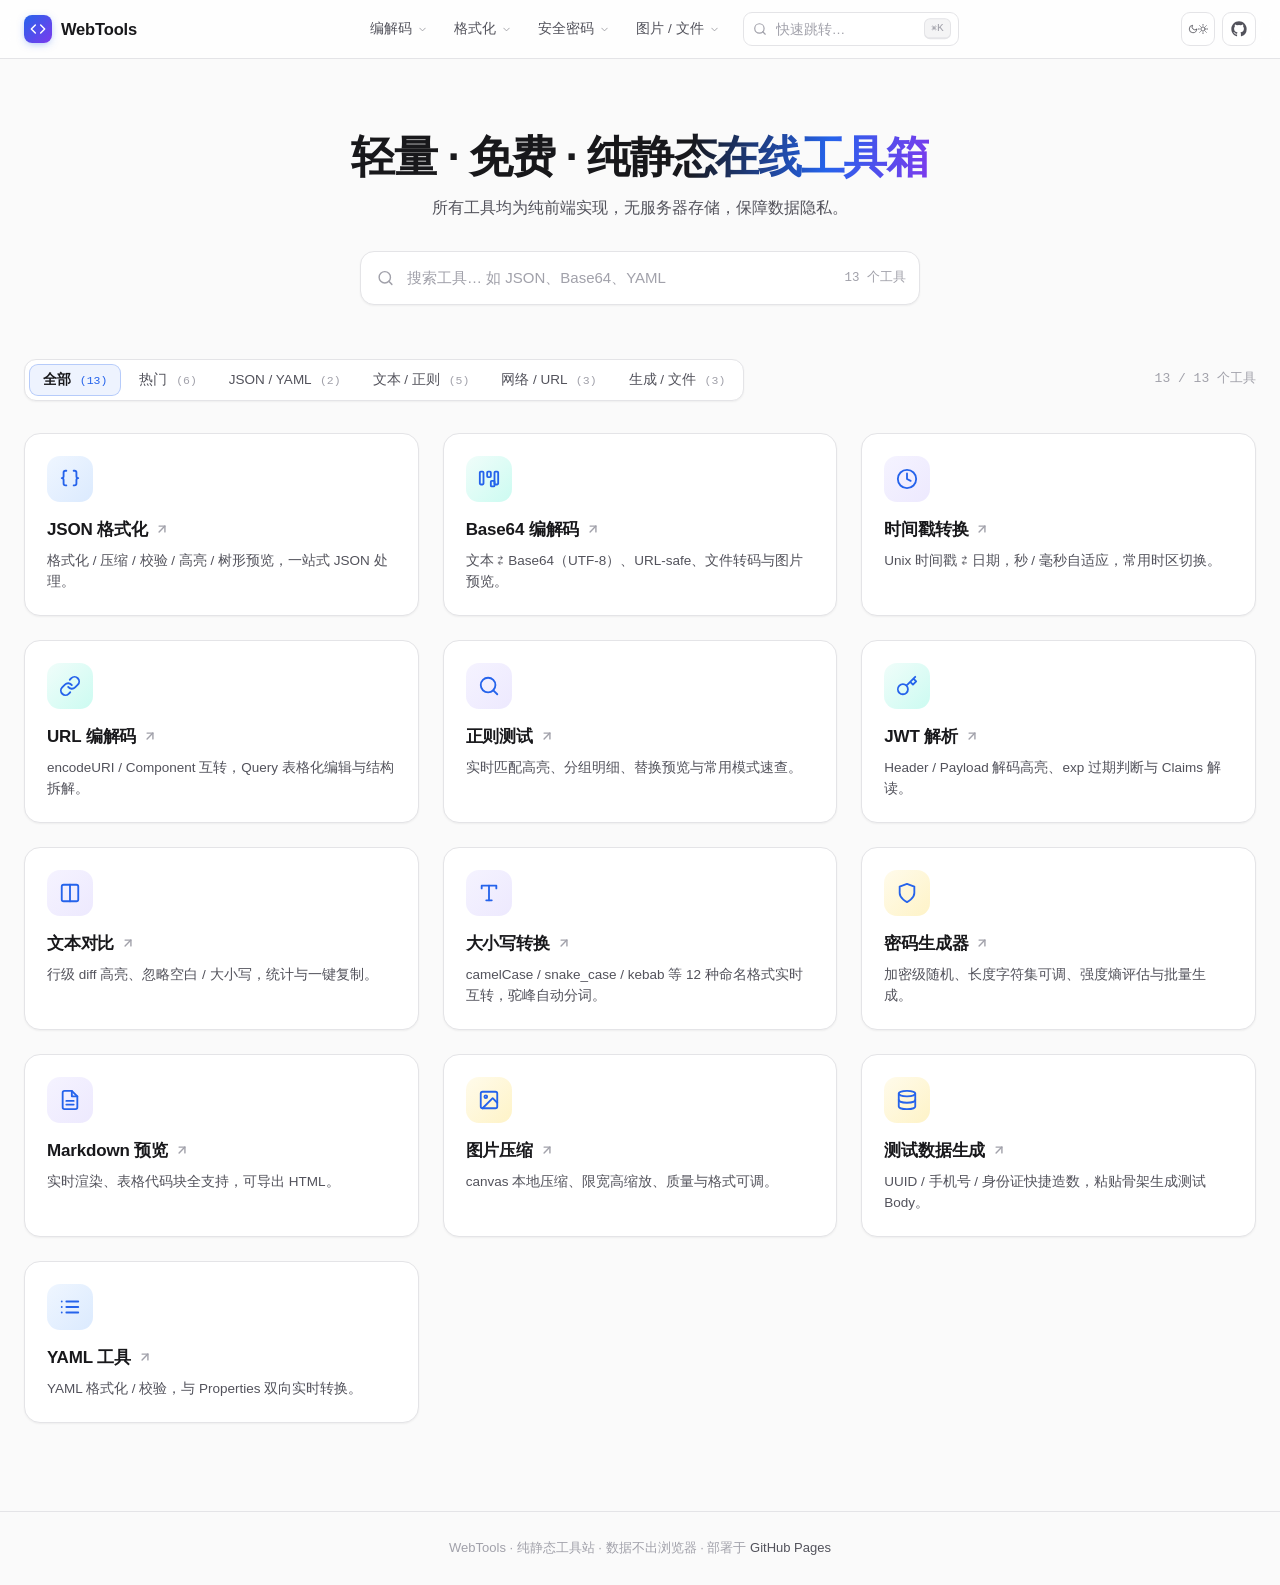
<file: index.html>
<!DOCTYPE html>
<html lang="zh-CN" data-theme="light">
<head>
  <meta charset="UTF-8">
  <meta name="viewport" content="width=device-width, initial-scale=1.0">
  <title>WebTools 工具箱 — 轻量·免费·纯静态在线工具箱</title>
  <meta name="description" content="轻量·免费·纯静态在线工具箱。12 款常用开发工具：JSON/YAML 格式化、Base64、URL 编解码、时间戳、正则、JWT、文本对比、密码生成等，纯前端本地运行，数据不出浏览器。">
  <meta name="color-scheme" content="light dark">
  <link rel="icon" href="data:image/svg+xml,<svg xmlns='http://www.w3.org/2000/svg' viewBox='0 0 100 100'><text y='.9em' font-size='90'>🧰</text></svg>">
  <script>
    try {
      var t = localStorage.getItem('webtools.theme');
      if (!t) t = matchMedia('(prefers-color-scheme: dark)').matches ? 'dark' : 'light';
      document.documentElement.setAttribute('data-theme', t);
    } catch (e) {}
  </script>
  <link rel="stylesheet" href="assets/css/nav.css?v=20261028c">
  <link rel="stylesheet" href="assets/css/home.css?v=20261028c">
</head>
<body>

  <!-- ============ 顶部导航（site-nav.js 渲染） ============ -->
  <div id="site-nav"></div>
  <script src="assets/js/site-nav.js?v=20260925a"></script>

  <main class="wrap">
    <!-- ============ Hero ============ -->
    <section class="hero">
      <h1>轻量 · 免费 · <span class="grad">纯静态在线工具箱</span></h1>
      <p class="sub">所有工具均为纯前端实现，无服务器存储，保障数据隐私。</p>

      <div class="hero-search" id="hero-search">
        <svg class="hs-icon" viewBox="0 0 24 24" fill="none" stroke="currentColor" stroke-width="2" stroke-linecap="round" stroke-linejoin="round"><circle cx="11" cy="11" r="8"/><path d="m21 21-4.3-4.3"/></svg>
        <input id="hs" type="search" placeholder="搜索工具… 如 JSON、Base64、YAML" autocomplete="off" spellcheck="false" aria-label="搜索工具">
        <span class="hs-count" id="hs-count">13 个工具</span>
        <button class="hs-clear" id="hs-clear" type="button" aria-label="清空搜索">
          <svg viewBox="0 0 24 24" fill="none" stroke="currentColor" stroke-width="2.4" stroke-linecap="round" stroke-linejoin="round"><line x1="18" y1="6" x2="6" y2="18"/><line x1="6" y1="6" x2="18" y2="18"/></svg>
        </button>
      </div>
    </section>

    <!-- ============ 分类 Tabs ============ -->
    <div class="tabsbar">
      <div class="tabs" id="tabs" role="tablist" aria-label="工具分类筛选">
        <span class="tab-ind" id="tab-ind" aria-hidden="true"></span>
        <button class="tab active" role="tab" data-cat="all" aria-selected="true">全部 <span class="cnt">(13)</span></button>
        <button class="tab" role="tab" data-cat="hot" aria-selected="false">热门 <span class="cnt">(6)</span></button>
        <button class="tab" role="tab" data-cat="json" aria-selected="false">JSON / YAML <span class="cnt">(2)</span></button>
        <button class="tab" role="tab" data-cat="text" aria-selected="false">文本 / 正则 <span class="cnt">(5)</span></button>
        <button class="tab" role="tab" data-cat="net" aria-selected="false">网络 / URL <span class="cnt">(3)</span></button>
        <button class="tab" role="tab" data-cat="gen" aria-selected="false">生成 / 文件 <span class="cnt">(3)</span></button>
      </div>
      <span class="tabs-count" id="tabs-count">13 / 13 个工具</span>
    </div>

    <!-- ============ 工具卡片网格 ============ -->
    <section class="grid" id="grid" aria-label="工具列表">
      <a class="card" href="./tools/json-formatter.html" data-cat="json" data-hot="1" data-kw="json format 格式化 校验 高亮 压缩">
        <span class="ico ico-blue"><svg viewBox="0 0 24 24" fill="none" stroke="currentColor" stroke-width="2" stroke-linecap="round" stroke-linejoin="round"><path d="M8 3H7a2 2 0 0 0-2 2v4a2 2 0 0 1-2 2 2 2 0 0 1 2 2v4c0 1.1.9 2 2 2h1"/><path d="M16 3h1a2 2 0 0 1 2 2v4a2 2 0 0 0 2 2 2 2 0 0 0-2 2v4a2 2 0 0 1-2 2h-1"/></svg></span>
        <h3>JSON 格式化 <svg class="arrow" viewBox="0 0 24 24" fill="none" stroke="currentColor" stroke-width="2.4" stroke-linecap="round" stroke-linejoin="round"><line x1="7" y1="17" x2="17" y2="7"/><polyline points="7 7 17 7 17 17"/></svg></h3>
        <p>格式化 / 压缩 / 校验 / 高亮 / 树形预览，一站式 JSON 处理。</p>
      </a>

      <a class="card" href="./tools/base64.html" data-cat="net" data-hot="1" data-kw="base64 encode decode utf-8 url-safe 编码 解码">
        <span class="ico ico-teal"><svg viewBox="0 0 24 24" fill="none" stroke="currentColor" stroke-width="2" stroke-linecap="round" stroke-linejoin="round"><rect x="14" y="14" width="4" height="6" rx="1"/><rect x="10" y="4" width="4" height="6" rx="1"/><rect x="18" y="4" width="4" height="14" rx="1"/><rect x="2" y="4" width="4" height="14" rx="1"/></svg></span>
        <h3>Base64 编解码 <svg class="arrow" viewBox="0 0 24 24" fill="none" stroke="currentColor" stroke-width="2.4" stroke-linecap="round" stroke-linejoin="round"><line x1="7" y1="17" x2="17" y2="7"/><polyline points="7 7 17 7 17 17"/></svg></h3>
        <p>文本 ⇄ Base64（UTF-8）、URL-safe、文件转码与图片预览。</p>
      </a>

      <a class="card" href="./tools/timestamp.html" data-cat="text" data-hot="1" data-kw="timestamp unix time 时间 秒 毫秒 日期 时区">
        <span class="ico ico-violet"><svg viewBox="0 0 24 24" fill="none" stroke="currentColor" stroke-width="2" stroke-linecap="round" stroke-linejoin="round"><circle cx="12" cy="12" r="10"/><polyline points="12 6 12 12 16 14"/></svg></span>
        <h3>时间戳转换 <svg class="arrow" viewBox="0 0 24 24" fill="none" stroke="currentColor" stroke-width="2.4" stroke-linecap="round" stroke-linejoin="round"><line x1="7" y1="17" x2="17" y2="7"/><polyline points="7 7 17 7 17 17"/></svg></h3>
        <p>Unix 时间戳 ⇄ 日期，秒 / 毫秒自适应，常用时区切换。</p>
      </a>

      <a class="card" href="./tools/url-codec.html" data-cat="net" data-hot="0" data-kw="url encodeuri component query 参数 编码 解码 percent">
        <span class="ico ico-teal"><svg viewBox="0 0 24 24" fill="none" stroke="currentColor" stroke-width="2" stroke-linecap="round" stroke-linejoin="round"><path d="M10 13a5 5 0 0 0 7.54.54l3-3a5 5 0 0 0-7.07-7.07l-1.72 1.71"/><path d="M14 11a5 5 0 0 0-7.54-.54l-3 3a5 5 0 0 0 7.07 7.07l1.71-1.71"/></svg></span>
        <h3>URL 编解码 <svg class="arrow" viewBox="0 0 24 24" fill="none" stroke="currentColor" stroke-width="2.4" stroke-linecap="round" stroke-linejoin="round"><line x1="7" y1="17" x2="17" y2="7"/><polyline points="7 7 17 7 17 17"/></svg></h3>
        <p>encodeURI / Component 互转，Query 表格化编辑与结构拆解。</p>
      </a>

      <a class="card" href="./tools/regex.html" data-cat="text" data-hot="1" data-kw="regex regexp 正则 匹配 分组 替换 pattern">
        <span class="ico ico-violet"><svg viewBox="0 0 24 24" fill="none" stroke="currentColor" stroke-width="2" stroke-linecap="round" stroke-linejoin="round"><circle cx="11" cy="11" r="8"/><path d="m21 21-4.3-4.3"/></svg></span>
        <h3>正则测试 <svg class="arrow" viewBox="0 0 24 24" fill="none" stroke="currentColor" stroke-width="2.4" stroke-linecap="round" stroke-linejoin="round"><line x1="7" y1="17" x2="17" y2="7"/><polyline points="7 7 17 7 17 17"/></svg></h3>
        <p>实时匹配高亮、分组明细、替换预览与常用模式速查。</p>
      </a>

      <a class="card" href="./tools/jwt.html" data-cat="net" data-hot="0" data-kw="jwt token header payload claims 过期 exp 解析">
        <span class="ico ico-teal"><svg viewBox="0 0 24 24" fill="none" stroke="currentColor" stroke-width="2" stroke-linecap="round" stroke-linejoin="round"><path d="M21 2l-2 2m-7.61 7.61a5.5 5.5 0 1 1-7.778 7.778 5.5 5.5 0 0 1 7.777-7.777zm0 0L15.5 7.5m0 0l3 3L22 7l-3-3m-3.5 3.5L19 4"/></svg></span>
        <h3>JWT 解析 <svg class="arrow" viewBox="0 0 24 24" fill="none" stroke="currentColor" stroke-width="2.4" stroke-linecap="round" stroke-linejoin="round"><line x1="7" y1="17" x2="17" y2="7"/><polyline points="7 7 17 7 17 17"/></svg></h3>
        <p>Header / Payload 解码高亮、exp 过期判断与 Claims 解读。</p>
      </a>

      <a class="card" href="./tools/text-diff.html" data-cat="text" data-hot="0" data-kw="diff compare 对比 差异 行级 忽略空白 大小写">
        <span class="ico ico-violet"><svg viewBox="0 0 24 24" fill="none" stroke="currentColor" stroke-width="2" stroke-linecap="round" stroke-linejoin="round"><rect x="3" y="3" width="18" height="18" rx="2"/><line x1="12" y1="3" x2="12" y2="21"/></svg></span>
        <h3>文本对比 <svg class="arrow" viewBox="0 0 24 24" fill="none" stroke="currentColor" stroke-width="2.4" stroke-linecap="round" stroke-linejoin="round"><line x1="7" y1="17" x2="17" y2="7"/><polyline points="7 7 17 7 17 17"/></svg></h3>
        <p>行级 diff 高亮、忽略空白 / 大小写，统计与一键复制。</p>
      </a>


      <a class="card" href="./tools/case.html" data-cat="text" data-hot="0" data-kw="case camel pascal snake kebab constant train title sentence 大小写 驼峰 命名 转换">
        <span class="ico ico-violet"><svg viewBox="0 0 24 24" fill="none" stroke="currentColor" stroke-width="2" stroke-linecap="round" stroke-linejoin="round"><polyline points="4 7 4 4 20 4 20 7"/><line x1="9" y1="20" x2="15" y2="20"/><line x1="12" y1="4" x2="12" y2="20"/></svg></span>
        <h3>大小写转换 <svg class="arrow" viewBox="0 0 24 24" fill="none" stroke="currentColor" stroke-width="2.4" stroke-linecap="round" stroke-linejoin="round"><line x1="7" y1="17" x2="17" y2="7"/><polyline points="7 7 17 7 17 17"/></svg></h3>
        <p>camelCase / snake_case / kebab 等 12 种命名格式实时互转，驼峰自动分词。</p>
      </a>

      <a class="card" href="./tools/password.html" data-cat="gen" data-hot="1" data-kw="password 密码 生成 随机 强度 熵 secure 长度">
        <span class="ico ico-amber"><svg viewBox="0 0 24 24" fill="none" stroke="currentColor" stroke-width="2" stroke-linecap="round" stroke-linejoin="round"><path d="M12 22s8-4 8-10V5l-8-3-8 3v7c0 6 8 10 8 10z"/></svg></span>
        <h3>密码生成器 <svg class="arrow" viewBox="0 0 24 24" fill="none" stroke="currentColor" stroke-width="2.4" stroke-linecap="round" stroke-linejoin="round"><line x1="7" y1="17" x2="17" y2="7"/><polyline points="7 7 17 7 17 17"/></svg></h3>
        <p>加密级随机、长度字符集可调、强度熵评估与批量生成。</p>
      </a>

      <a class="card" href="./tools/markdown.html" data-cat="text" data-hot="0" data-kw="markdown md 预览 渲染 表格 代码块 导出 html">
        <span class="ico ico-violet"><svg viewBox="0 0 24 24" fill="none" stroke="currentColor" stroke-width="2" stroke-linecap="round" stroke-linejoin="round"><path d="M14 2H6a2 2 0 0 0-2 2v16a2 2 0 0 0 2 2h12a2 2 0 0 0 2-2V8z"/><polyline points="14 2 14 8 20 8"/><line x1="16" y1="13" x2="8" y2="13"/><line x1="16" y1="17" x2="8" y2="17"/></svg></span>
        <h3>Markdown 预览 <svg class="arrow" viewBox="0 0 24 24" fill="none" stroke="currentColor" stroke-width="2.4" stroke-linecap="round" stroke-linejoin="round"><line x1="7" y1="17" x2="17" y2="7"/><polyline points="7 7 17 7 17 17"/></svg></h3>
        <p>实时渲染、表格代码块全支持，可导出 HTML。</p>
      </a>

      <a class="card" href="./tools/image-compress.html" data-cat="gen" data-hot="0" data-kw="image 图片 压缩 canvas 缩放 质量 jpg png webp">
        <span class="ico ico-amber"><svg viewBox="0 0 24 24" fill="none" stroke="currentColor" stroke-width="2" stroke-linecap="round" stroke-linejoin="round"><rect x="3" y="3" width="18" height="18" rx="2"/><circle cx="8.5" cy="8.5" r="1.5"/><polyline points="21 15 16 10 5 21"/></svg></span>
        <h3>图片压缩 <svg class="arrow" viewBox="0 0 24 24" fill="none" stroke="currentColor" stroke-width="2.4" stroke-linecap="round" stroke-linejoin="round"><line x1="7" y1="17" x2="17" y2="7"/><polyline points="7 7 17 7 17 17"/></svg></h3>
        <p>canvas 本地压缩、限宽高缩放、质量与格式可调。</p>
      </a>

      <a class="card" href="./tools/testdata.html" data-cat="gen" data-hot="0" data-kw="testdata uuid 手机号 身份证 造数 mock 测试数据 生成">
        <span class="ico ico-amber"><svg viewBox="0 0 24 24" fill="none" stroke="currentColor" stroke-width="2" stroke-linecap="round" stroke-linejoin="round"><ellipse cx="12" cy="5" rx="9" ry="3"/><path d="M21 12c0 1.66-4 3-9 3s-9-1.34-9-3"/><path d="M3 5v14c0 1.66 4 3 9 3s9-1.34 9-3V5"/></svg></span>
        <h3>测试数据生成 <svg class="arrow" viewBox="0 0 24 24" fill="none" stroke="currentColor" stroke-width="2.4" stroke-linecap="round" stroke-linejoin="round"><line x1="7" y1="17" x2="17" y2="7"/><polyline points="7 7 17 7 17 17"/></svg></h3>
        <p>UUID / 手机号 / 身份证快捷造数，粘贴骨架生成测试 Body。</p>
      </a>

      <a class="card" href="./tools/yaml.html" data-cat="json" data-hot="1" data-kw="yaml yml properties 格式化 校验 转换 配置">
        <span class="ico ico-blue"><svg viewBox="0 0 24 24" fill="none" stroke="currentColor" stroke-width="2" stroke-linecap="round" stroke-linejoin="round"><line x1="8" y1="6" x2="21" y2="6"/><line x1="8" y1="12" x2="21" y2="12"/><line x1="8" y1="18" x2="21" y2="18"/><line x1="3" y1="6" x2="3.01" y2="6"/><line x1="3" y1="12" x2="3.01" y2="12"/><line x1="3" y1="18" x2="3.01" y2="18"/></svg></span>
        <h3>YAML 工具 <svg class="arrow" viewBox="0 0 24 24" fill="none" stroke="currentColor" stroke-width="2.4" stroke-linecap="round" stroke-linejoin="round"><line x1="7" y1="17" x2="17" y2="7"/><polyline points="7 7 17 7 17 17"/></svg></h3>
        <p>YAML 格式化 / 校验，与 Properties 双向实时转换。</p>
      </a>
    </section>

    <!-- 空状态 -->
    <div class="empty" id="empty">
      <span class="e-ico"><svg viewBox="0 0 24 24" fill="none" stroke="currentColor" stroke-width="2" stroke-linecap="round" stroke-linejoin="round"><circle cx="11" cy="11" r="8"/><path d="m21 21-4.3-4.3"/><line x1="8" y1="11" x2="14" y2="11"/></svg></span>
      <h4>没有匹配的工具</h4>
      <p>换个关键词试试，或点击上方「全部」查看所有工具。</p>
    </div>
  </main>

  <footer class="footer">
    WebTools · 纯静态工具站 · 数据不出浏览器 · 部署于
    <a href="https://github.com/weihubeats/WebTools" target="_blank" rel="noopener">GitHub Pages</a>
  </footer>

  <script src="assets/js/home.js?v=20260925b"></script>
</body>
</html>
</file>
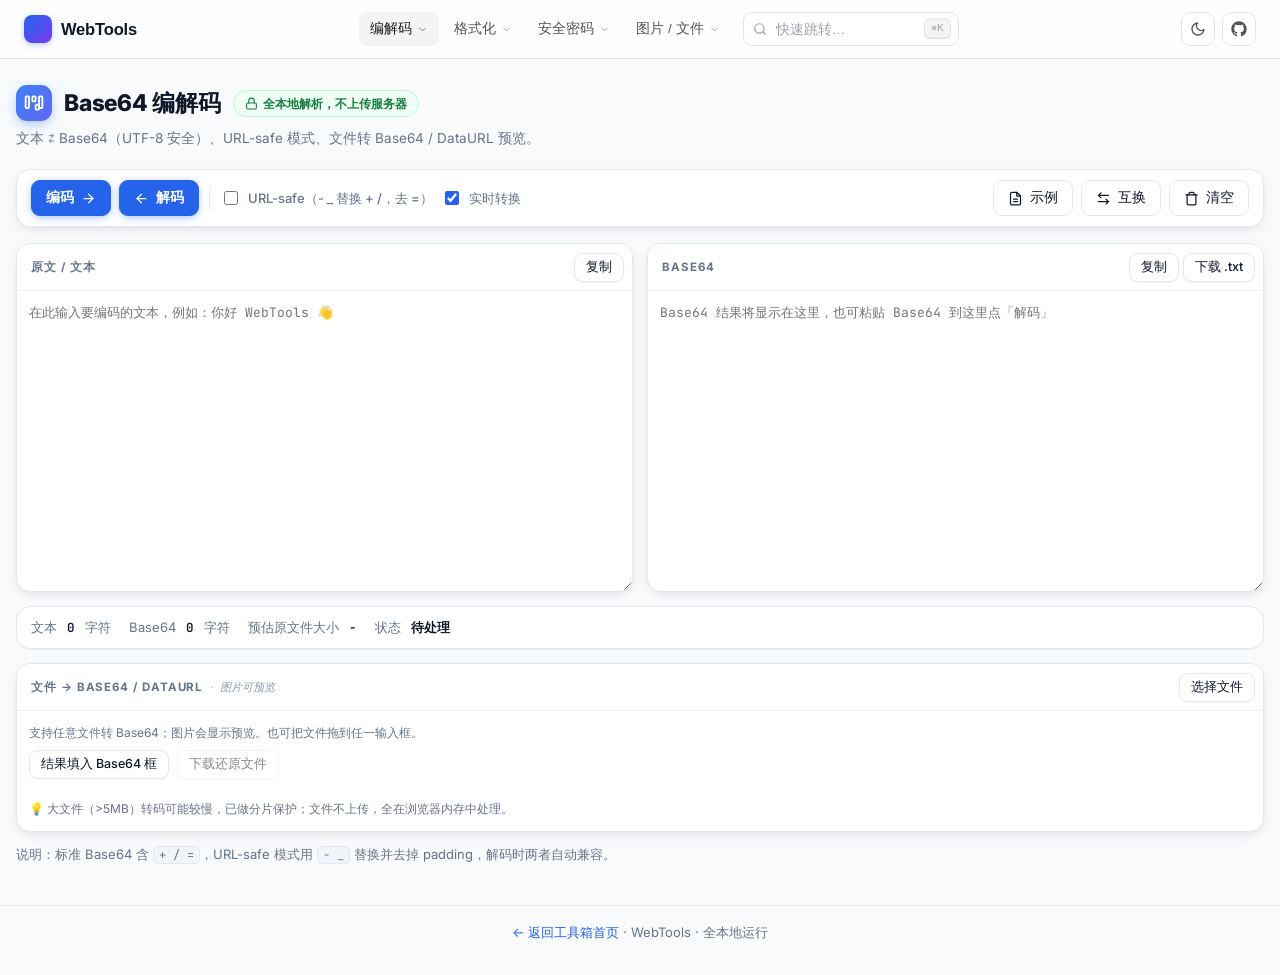
<file: tools/base64.html>
<!DOCTYPE html>
<html lang="zh-CN">
<head>
  <meta charset="UTF-8" />
  <meta name="viewport" content="width=device-width, initial-scale=1.0" />
  <title>Base64 编解码 · WebTools</title>
  <meta name="description" content="免费在线 Base64 编解码：文本互转（UTF-8）、URL-safe、文件转 Base64、图片预览，全本地运行。" />
  <script>try{var _t=localStorage.getItem('webtools.theme');if(_t==='dark'||(!_t&&window.matchMedia&&matchMedia('(prefers-color-scheme: dark)').matches))document.documentElement.dataset.theme='dark';}catch(_e){}</script>
  <link rel="preconnect" href="https://fonts.googleapis.com" />
  <link rel="preconnect" href="https://fonts.gstatic.com" crossorigin />
  <link href="https://fonts.googleapis.com/css2?family=Inter:wght@400;500;600;700;800&family=JetBrains+Mono:wght@400;500;600;700&display=swap" rel="stylesheet" />
  <link rel="stylesheet" href="../assets/css/common.css?v=20261028g" />
  <link rel="stylesheet" href="../assets/css/nav.css?v=20261028c" />
  <link rel="icon" href="data:image/svg+xml,<svg xmlns='http://www.w3.org/2000/svg' viewBox='0 0 100 100'><text y='.9em' font-size='90'>🔣</text></svg>" />
</head>
<body class="tool-page">
    <!-- ============ 顶部导航（site-nav.js 渲染） ============ -->
  <div id="site-nav"></div>
  <script src="../assets/js/site-nav.js?v=20260925a"></script>

  <main class="container">
    <div class="page-title">
      <div class="title-row">
        <span class="title-badge" aria-hidden="true">
          <svg viewBox="0 0 24 24" fill="none" stroke="currentColor" stroke-width="2.2" stroke-linecap="round" stroke-linejoin="round"><rect x="14" y="14" width="4" height="6" rx="1"/><rect x="10" y="4" width="4" height="6" rx="1"/><rect x="18" y="4" width="4" height="14" rx="1"/><rect x="2" y="4" width="4" height="14" rx="1"/></svg>
        </span>
        <h1>Base64 编解码</h1>
        <span class="badge-secure">
          <svg viewBox="0 0 24 24" fill="none" stroke="currentColor" stroke-width="2" stroke-linecap="round" stroke-linejoin="round"><rect width="18" height="11" x="3" y="11" rx="2"/><path d="M7 11V7a5 5 0 0 1 10 0v4"/></svg>
          全本地解析，不上传服务器
        </span>
      </div>
      <p>文本 ⇄ Base64（UTF-8 安全）、URL-safe 模式、文件转 Base64 / DataURL 预览。</p>
    </div>

    <div class="toolbar" role="toolbar" aria-label="Base64 操作">
      <div class="tb-group" role="group" aria-label="核心动作">
        <button class="btn primary" id="btn-encode">编码
          <svg class="ic" viewBox="0 0 24 24" fill="none" stroke="currentColor" stroke-width="2" stroke-linecap="round" stroke-linejoin="round"><line x1="5" y1="12" x2="19" y2="12"/><polyline points="12 5 19 12 12 19"/></svg>
        </button>
        <button class="btn primary" id="btn-decode">
          <svg class="ic" viewBox="0 0 24 24" fill="none" stroke="currentColor" stroke-width="2" stroke-linecap="round" stroke-linejoin="round"><line x1="19" y1="12" x2="5" y2="12"/><polyline points="12 19 5 12 12 5"/></svg>
          解码
        </button>
      </div>
      <div class="tb-divider" aria-hidden="true"></div>
      <div class="tb-group" role="group" aria-label="转换选项">
        <label class="indent-label"><input type="checkbox" id="chk-urlsafe" /> URL-safe（- _ 替换 + /，去 =）</label>
        <label class="indent-label"><input type="checkbox" id="chk-live" checked /> 实时转换</label>
      </div>
      <span class="spacer"></span>
      <div class="tb-group" role="group" aria-label="辅助动作">
        <button class="btn ghost" id="btn-sample">
          <svg class="ic" viewBox="0 0 24 24" fill="none" stroke="currentColor" stroke-width="2" stroke-linecap="round" stroke-linejoin="round"><path d="M14 2H6a2 2 0 0 0-2 2v16a2 2 0 0 0 2 2h12a2 2 0 0 0 2-2V8z"/><polyline points="14 2 14 8 20 8"/><line x1="9" y1="13" x2="15" y2="13"/><line x1="9" y1="17" x2="15" y2="17"/></svg>
          示例
        </button>
        <button class="btn ghost" id="btn-swap">
          <svg class="ic" viewBox="0 0 24 24" fill="none" stroke="currentColor" stroke-width="2" stroke-linecap="round" stroke-linejoin="round"><path d="M8 3 4 7l4 4"/><path d="M4 7h16"/><path d="m16 21 4-4-4-4"/><path d="M20 17H4"/></svg>
          互换
        </button>
        <button class="btn ghost danger" id="btn-clear">
          <svg class="ic" viewBox="0 0 24 24" fill="none" stroke="currentColor" stroke-width="2" stroke-linecap="round" stroke-linejoin="round"><polyline points="3 6 5 6 21 6"/><path d="M19 6v14a2 2 0 0 1-2 2H7a2 2 0 0 1-2-2V6m3 0V4a2 2 0 0 1 2-2h4a2 2 0 0 1 2 2v2"/></svg>
          清空
        </button>
      </div>
    </div>

    <div id="alert" class="alert"></div>

    <div class="workarea">
      <section class="pane">
        <div class="pane-header">
          <span class="pane-title">原文 / 文本</span>
          <span class="actions">
            <button class="btn small" id="btn-copy-text">复制</button>
          </span>
        </div>
        <textarea id="ta-text" class="tall" placeholder="在此输入要编码的文本，例如：你好 WebTools 👋" spellcheck="false"></textarea>
      </section>
      <section class="pane">
        <div class="pane-header">
          <span class="pane-title">Base64</span>
          <span class="actions">
            <button class="btn small" id="btn-copy-b64">复制</button>
            <button class="btn small" id="btn-download-b64">下载 .txt</button>
          </span>
        </div>
        <textarea id="ta-b64" class="tall" placeholder="Base64 结果将显示在这里，也可粘贴 Base64 到这里点「解码」" spellcheck="false"></textarea>
      </section>
    </div>

    <div class="statusbar">
      <span class="st-item">文本&nbsp;<b id="st-text">0</b>&nbsp;字符</span>
      <span class="st-item">Base64&nbsp;<b id="st-b64">0</b>&nbsp;字符</span>
      <span class="st-item">预估原文件大小&nbsp;<b id="st-size">-</b></span>
      <span class="st-item">状态&nbsp;<b id="st-status">待处理</b></span>
    </div>

    <section class="pane" style="margin-bottom:12px">
        <div class="pane-header">
          <span class="pane-title">文件 → Base64 / DataURL<em class="pane-sub">图片可预览</em></span>
        <span class="actions">
          <button class="btn small" id="btn-file">选择文件</button>
          <input type="file" id="file-input" hidden />
        </span>
      </div>
      <div style="padding:12px;display:flex;gap:16px;flex-wrap:wrap;align-items:flex-start">
        <div style="flex:1;min-width:240px">
          <div class="drop-hint" id="file-info" style="margin-bottom:8px">支持任意文件转 Base64；图片会显示预览。也可把文件拖到任一输入框。</div>
          <div style="display:flex;gap:8px;flex-wrap:wrap">
            <button class="btn small" id="btn-file-to-text">结果填入 Base64 框</button>
            <button class="btn small" id="btn-download-file" disabled>下载还原文件</button>
          </div>
          <div id="file-output" style="margin-top:8px;font-size:12px;color:var(--muted);word-break:break-all"></div>
        </div>
        <div id="file-preview" style="max-width:280px">
          <img id="img-preview" alt="" style="display:none;max-width:260px;border:1px solid var(--border);border-radius:8px" />
        </div>
      </div>
      <div style="padding:0 12px 12px" class="drop-hint">💡 大文件（&gt;5MB）转码可能较慢，已做分片保护；文件不上传，全在浏览器内存中处理。</div>
    </section>

    <p class="page-note">
      说明：标准 Base64 含 <code>+ / =</code>，URL-safe 模式用 <code>- _</code> 替换并去掉 padding，解码时两者自动兼容。
    </p>
  </main>

  <footer class="site-footer">
    <div class="container"><a href="../index.html">← 返回工具箱首页</a> · WebTools · 全本地运行</div>
  </footer>

  <script>
    (function(){var tg=document.getElementById('theme-toggle');if(tg)tg.addEventListener('click',function(){var d=document.documentElement;var dark=d.dataset.theme!=='dark';if(dark)d.dataset.theme='dark';else delete d.dataset.theme;try{localStorage.setItem('webtools.theme',dark?'dark':'light');}catch(e){}})})();
  </script>
  <script src="../assets/js/base64.js"></script>
</body>
</html>
</file>
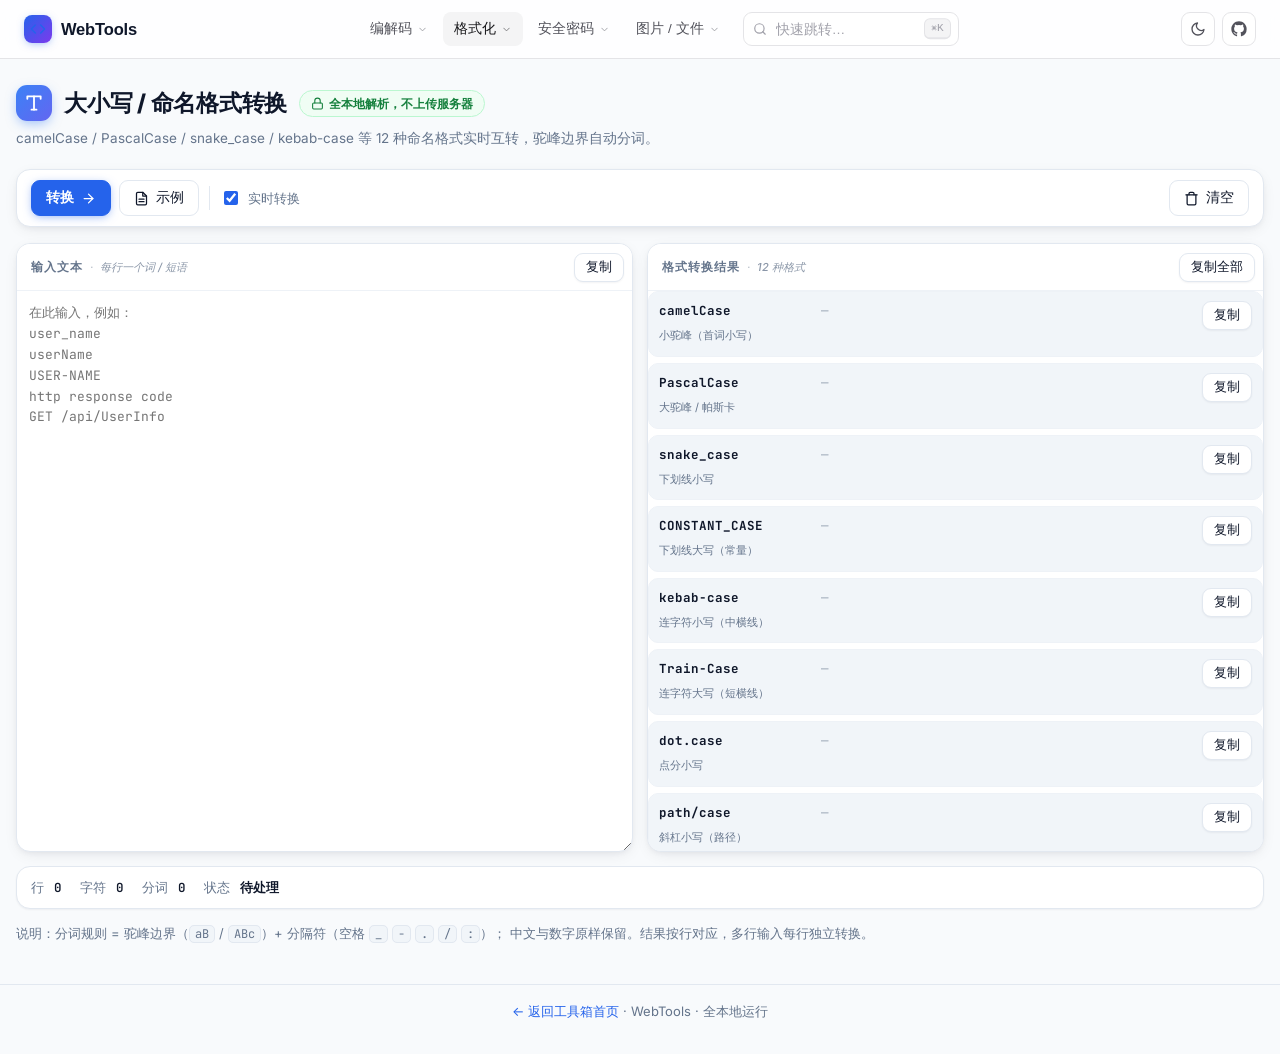
<file: tools/case.html>
<!DOCTYPE html>
<html lang="zh-CN">
<head>
  <meta charset="UTF-8" />
  <meta name="viewport" content="width=device-width, initial-scale=1.0" />
  <title>大小写 / 命名格式转换 · WebTools</title>
  <meta name="description" content="免费在线大小写与命名格式转换：camelCase、PascalCase、snake_case、kebab-case、CONSTANT_CASE 等 12 种格式实时互转，支持驼峰自动分词，全本地运行。" />
  <script>try{var _t=localStorage.getItem('webtools.theme');if(_t==='dark'||(!_t&&window.matchMedia&&matchMedia('(prefers-color-scheme: dark)').matches))document.documentElement.dataset.theme='dark';}catch(_e){}</script>
  <link rel="preconnect" href="https://fonts.googleapis.com" />
  <link rel="preconnect" href="https://fonts.gstatic.com" crossorigin />
  <link href="https://fonts.googleapis.com/css2?family=Inter:wght@400;500;600;700;800&family=JetBrains+Mono:wght@400;500;600;700&display=swap" rel="stylesheet" />
  <link rel="stylesheet" href="../assets/css/common.css?v=20261028g" />
  <link rel="stylesheet" href="../assets/css/nav.css?v=20261028c" />
  <link rel="icon" href="data:image/svg+xml,<svg xmlns='http://www.w3.org/2000/svg' viewBox='0 0 100 100'><text y='.9em' font-size='90'>🔤</text></svg>" />
</head>
<body class="tool-page">
  <!-- ============ 顶部导航（site-nav.js 渲染） ============ -->
  <div id="site-nav"></div>
  <script src="../assets/js/site-nav.js?v=20260925a"></script>

  <main class="container">
    <div class="page-title">
      <div class="title-row">
        <span class="title-badge" aria-hidden="true">
          <svg viewBox="0 0 24 24" fill="none" stroke="currentColor" stroke-width="2.2" stroke-linecap="round" stroke-linejoin="round"><polyline points="4 7 4 4 20 4 20 7"/><line x1="9" y1="20" x2="15" y2="20"/><line x1="12" y1="4" x2="12" y2="20"/></svg>
        </span>
        <h1>大小写 / 命名格式转换</h1>
        <span class="badge-secure">
          <svg viewBox="0 0 24 24" fill="none" stroke="currentColor" stroke-width="2" stroke-linecap="round" stroke-linejoin="round"><rect width="18" height="11" x="3" y="11" rx="2"/><path d="M7 11V7a5 5 0 0 1 10 0v4"/></svg>
          全本地解析，不上传服务器
        </span>
      </div>
      <p>camelCase / PascalCase / snake_case / kebab-case 等 12 种命名格式实时互转，驼峰边界自动分词。</p>
    </div>

    <div class="toolbar" role="toolbar" aria-label="转换操作">
      <div class="tb-group" role="group" aria-label="核心动作">
        <button class="btn primary" id="btn-convert">转换
          <svg class="ic" viewBox="0 0 24 24" fill="none" stroke="currentColor" stroke-width="2" stroke-linecap="round" stroke-linejoin="round"><line x1="5" y1="12" x2="19" y2="12"/><polyline points="12 5 19 12 12 19"/></svg>
        </button>
        <button class="btn ghost" id="btn-sample">
          <svg class="ic" viewBox="0 0 24 24" fill="none" stroke="currentColor" stroke-width="2" stroke-linecap="round" stroke-linejoin="round"><path d="M14 2H6a2 2 0 0 0-2 2v16a2 2 0 0 0 2 2h12a2 2 0 0 0 2-2V8z"/><polyline points="14 2 14 8 20 8"/><line x1="16" y1="13" x2="8" y2="13"/><line x1="16" y1="17" x2="8" y2="17"/></svg>
          示例
        </button>
      </div>
      <div class="tb-divider" aria-hidden="true"></div>
      <div class="tb-group" role="group" aria-label="转换选项">
        <label class="indent-label"><input type="checkbox" id="chk-live" checked /> 实时转换</label>
      </div>
      <span class="spacer"></span>
      <div class="tb-group" role="group" aria-label="辅助动作">
        <button class="btn ghost danger" id="btn-clear">
          <svg class="ic" viewBox="0 0 24 24" fill="none" stroke="currentColor" stroke-width="2" stroke-linecap="round" stroke-linejoin="round"><polyline points="3 6 5 6 21 6"/><path d="M19 6v14a2 2 0 0 1-2 2H7a2 2 0 0 1-2-2V6m3 0V4a2 2 0 0 1 2-2h4a2 2 0 0 1 2 2v2"/></svg>
          清空
        </button>
      </div>
    </div>

    <div id="alert" class="alert"></div>

    <div class="workarea">
      <section class="pane">
        <div class="pane-header">
          <span class="pane-title">输入文本<em class="pane-sub">每行一个词 / 短语</em></span>
          <span class="actions">
            <button class="btn small" id="btn-copy-in">复制</button>
          </span>
        </div>
        <textarea id="ta-in" class="tall case-input" placeholder="在此输入，例如：&#10;user_name&#10;userName&#10;USER-NAME&#10;http response code&#10;GET /api/UserInfo" spellcheck="false"></textarea>
      </section>
      <section class="pane">
        <div class="pane-header">
          <span class="pane-title">格式转换结果<em class="pane-sub" id="case-sub">12 种格式</em></span>
          <span class="actions">
            <button class="btn small" id="btn-copy-all">复制全部</button>
          </span>
        </div>
        <div id="case-results" class="case-results"></div>
      </section>
    </div>

    <div class="statusbar">
      <span class="st-item">行&nbsp;<b id="st-lines">0</b></span>
      <span class="st-item">字符&nbsp;<b id="st-chars">0</b></span>
      <span class="st-item">分词&nbsp;<b id="st-words">0</b></span>
      <span class="st-item">状态&nbsp;<b id="st-status">待处理</b></span>
    </div>

    <p class="page-note">
      说明：分词规则 = 驼峰边界（<code>aB</code> / <code>ABc</code>）+ 分隔符（空格 <code>_</code> <code>-</code> <code>.</code> <code>/</code> <code>:</code>）；
      中文与数字原样保留。结果按行对应，多行输入每行独立转换。
    </p>
  </main>

  <footer class="site-footer">
    <div class="container"><a href="../index.html">← 返回工具箱首页</a> · WebTools · 全本地运行</div>
  </footer>

  <script>
    (function(){var tg=document.getElementById('theme-toggle');if(tg)tg.addEventListener('click',function(){var d=document.documentElement;var dark=d.dataset.theme!=='dark';if(dark)d.dataset.theme='dark';else delete d.dataset.theme;try{localStorage.setItem('webtools.theme',dark?'dark':'light');}catch(e){}})})();
  </script>
  <script src="../assets/js/case.js?v=20260925a"></script>
</body>
</html>
</file>
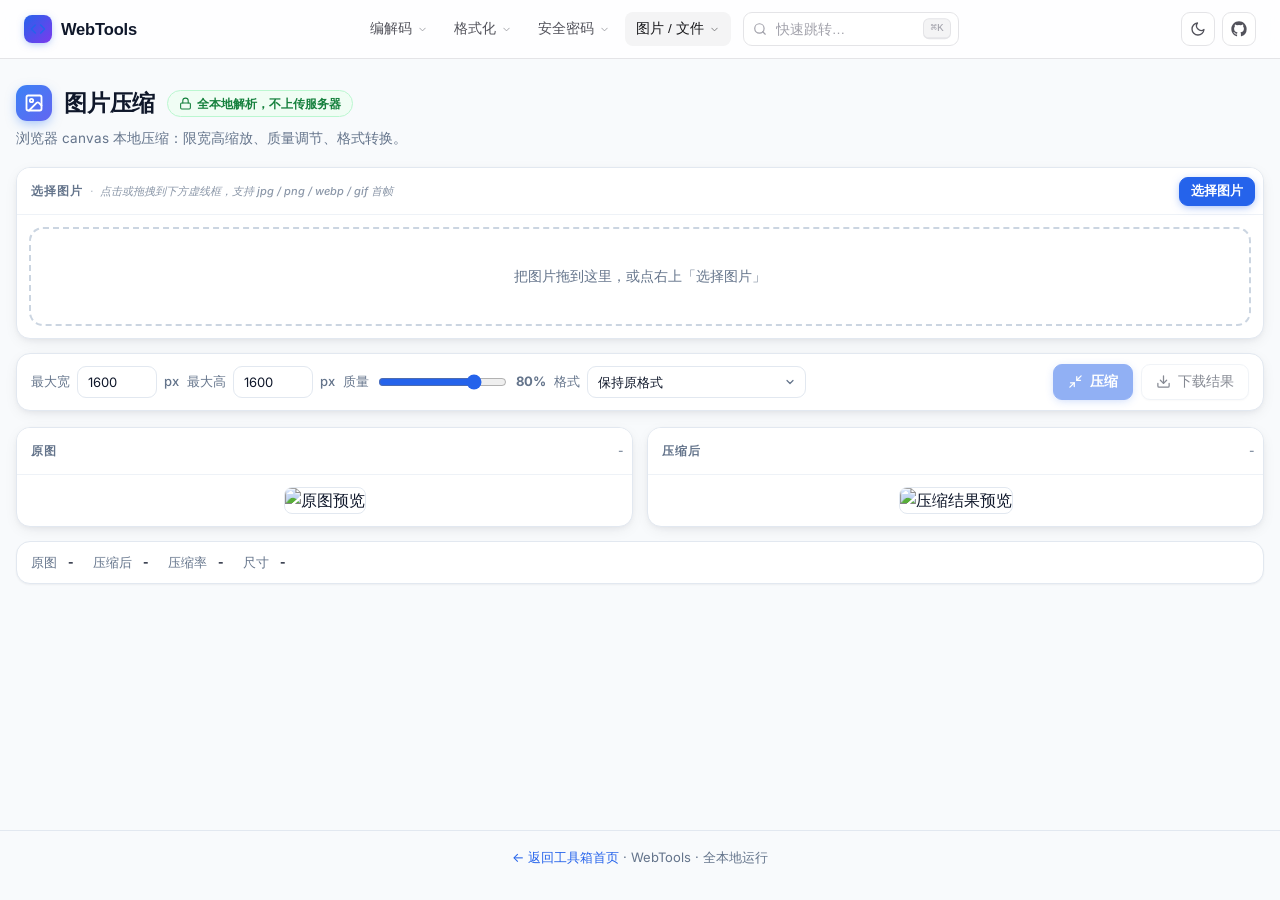
<file: tools/image-compress.html>
<!DOCTYPE html>
<html lang="zh-CN">
<head>
  <meta charset="UTF-8" />
  <meta name="viewport" content="width=device-width, initial-scale=1.0" />
  <title>图片压缩 · WebTools</title>
  <meta name="description" content="免费在线图片压缩：canvas 本地缩放与质量调节，JPEG/WebP/PNG 互转，全本地运行。" />
  <script>try{var _t=localStorage.getItem('webtools.theme');if(_t==='dark'||(!_t&&window.matchMedia&&matchMedia('(prefers-color-scheme: dark)').matches))document.documentElement.dataset.theme='dark';}catch(_e){}</script>
  <link rel="preconnect" href="https://fonts.googleapis.com" />
  <link rel="preconnect" href="https://fonts.gstatic.com" crossorigin />
  <link href="https://fonts.googleapis.com/css2?family=Inter:wght@400;500;600;700;800&family=JetBrains+Mono:wght@400;500;600;700&display=swap" rel="stylesheet" />
  <link rel="stylesheet" href="../assets/css/common.css?v=20261028g" />
  <link rel="stylesheet" href="../assets/css/nav.css?v=20261028c" />
  <link rel="icon" href="data:image/svg+xml,<svg xmlns='http://www.w3.org/2000/svg' viewBox='0 0 100 100'><text y='.9em' font-size='90'>🖼️</text></svg>" />
</head>
<body class="tool-page">
    <!-- ============ 顶部导航（site-nav.js 渲染） ============ -->
  <div id="site-nav"></div>
  <script src="../assets/js/site-nav.js?v=20260925a"></script>

  <main class="container">
    <div class="page-title">
      <div class="title-row">
        <span class="title-badge" aria-hidden="true">
          <svg viewBox="0 0 24 24" fill="none" stroke="currentColor" stroke-width="2.2" stroke-linecap="round" stroke-linejoin="round"><rect width="18" height="18" x="3" y="3" rx="2"/><circle cx="9" cy="9" r="2"/><path d="m21 15-3.1-3.1a2 2 0 0 0-2.8 0L6 21"/></svg>
        </span>
        <h1>图片压缩</h1>
        <span class="badge-secure">
          <svg viewBox="0 0 24 24" fill="none" stroke="currentColor" stroke-width="2" stroke-linecap="round" stroke-linejoin="round"><rect width="18" height="11" x="3" y="11" rx="2"/><path d="M7 11V7a5 5 0 0 1 10 0v4"/></svg>
          全本地解析，不上传服务器
        </span>
      </div>
      <p>浏览器 canvas 本地压缩：限宽高缩放、质量调节、格式转换。</p>
    </div>

    <section class="pane" style="margin:12px 0">
      <div class="pane-header"><span class="pane-title">选择图片<em class="pane-sub">点击或拖拽到下方虚线框，支持 jpg / png / webp / gif 首帧</em></span>
        <span class="actions">
          <button class="btn small primary" id="btn-file">选择图片</button>
          <input type="file" id="file-input" accept="image/*" hidden />
        </span>
      </div>
      <div id="dropzone" class="dropzone">把图片拖到这里，或点右上「选择图片」</div>
    </section>

    <div class="toolbar" role="toolbar" aria-label="图片压缩操作">
      <div class="tb-group" role="group" aria-label="压缩设置">
        <label class="indent-label" for="in-maxw">最大宽 <input type="number" id="in-maxw" value="1600" min="16" max="8000" style="width:80px" /> px</label>
        <label class="indent-label" for="in-maxh">最大高 <input type="number" id="in-maxh" value="1600" min="16" max="8000" style="width:80px" /> px</label>
        <label class="indent-label" for="in-q">质量 <input type="range" id="in-q" min="10" max="100" value="80" style="vertical-align:middle" /> <b id="q-val">80%</b></label>
        <label class="indent-label" for="sel-fmt">格式
          <select id="sel-fmt">
            <option value="auto" selected>保持原格式</option>
            <option value="image/jpeg">JPEG（小，适合照片）</option>
            <option value="image/webp">WebP（更小，需浏览器支持）</option>
            <option value="image/png">PNG（无损，适合截图/透明）</option>
          </select>
        </label>
      </div>
      <span class="spacer"></span>
      <div class="tb-group" role="group" aria-label="核心动作">
        <button class="btn primary" id="btn-compress" disabled>
          <svg class="ic" viewBox="0 0 24 24" fill="none" stroke="currentColor" stroke-width="2" stroke-linecap="round" stroke-linejoin="round"><polyline points="4 14 10 14 10 20"/><polyline points="20 10 14 10 14 4"/><line x1="14" y1="10" x2="21" y2="3"/><line x1="3" y1="21" x2="10" y2="14"/></svg>
          压缩
        </button>
        <button class="btn" id="btn-download" disabled>
          <svg class="ic" viewBox="0 0 24 24" fill="none" stroke="currentColor" stroke-width="2" stroke-linecap="round" stroke-linejoin="round"><path d="M21 15v4a2 2 0 0 1-2 2H5a2 2 0 0 1-2-2v-4"/><polyline points="7 10 12 15 17 10"/><line x1="12" y1="15" x2="12" y2="3"/></svg>
          下载结果
        </button>
      </div>
    </div>

    <div id="alert" class="alert"></div>

    <div class="workarea">
      <section class="pane">
        <div class="pane-header"><span class="pane-title">原图</span><span class="drop-hint" id="info-src">-</span></div>
        <div style="padding:12px;text-align:center"><img id="img-src" class="cmp-img" alt="原图预览" /></div>
      </section>
      <section class="pane">
        <div class="pane-header"><span class="pane-title">压缩后</span><span class="drop-hint" id="info-dst">-</span></div>
        <div style="padding:12px;text-align:center"><img id="img-dst" class="cmp-img" alt="压缩结果预览" /></div>
      </section>
    </div>

    <div class="statusbar" style="margin-bottom:40px">
      <span class="st-item">原图&nbsp;<b id="st-src">-</b></span>
      <span class="st-item">压缩后&nbsp;<b id="st-dst">-</b></span>
      <span class="st-item">压缩率&nbsp;<b id="st-ratio">-</b></span>
      <span class="st-item">尺寸&nbsp;<b id="st-dim">-</b></span>
    </div>
  </main>

  <footer class="site-footer">
    <div class="container"><a href="../index.html">← 返回工具箱首页</a> · WebTools · 全本地运行</div>
  </footer>

  <script>
    (function(){var tg=document.getElementById('theme-toggle');if(tg)tg.addEventListener('click',function(){var d=document.documentElement;var dark=d.dataset.theme!=='dark';if(dark)d.dataset.theme='dark';else delete d.dataset.theme;try{localStorage.setItem('webtools.theme',dark?'dark':'light');}catch(e){}})})();
  </script>
  <script src="../assets/js/image-compress.js"></script>
</body>
</html>
</file>
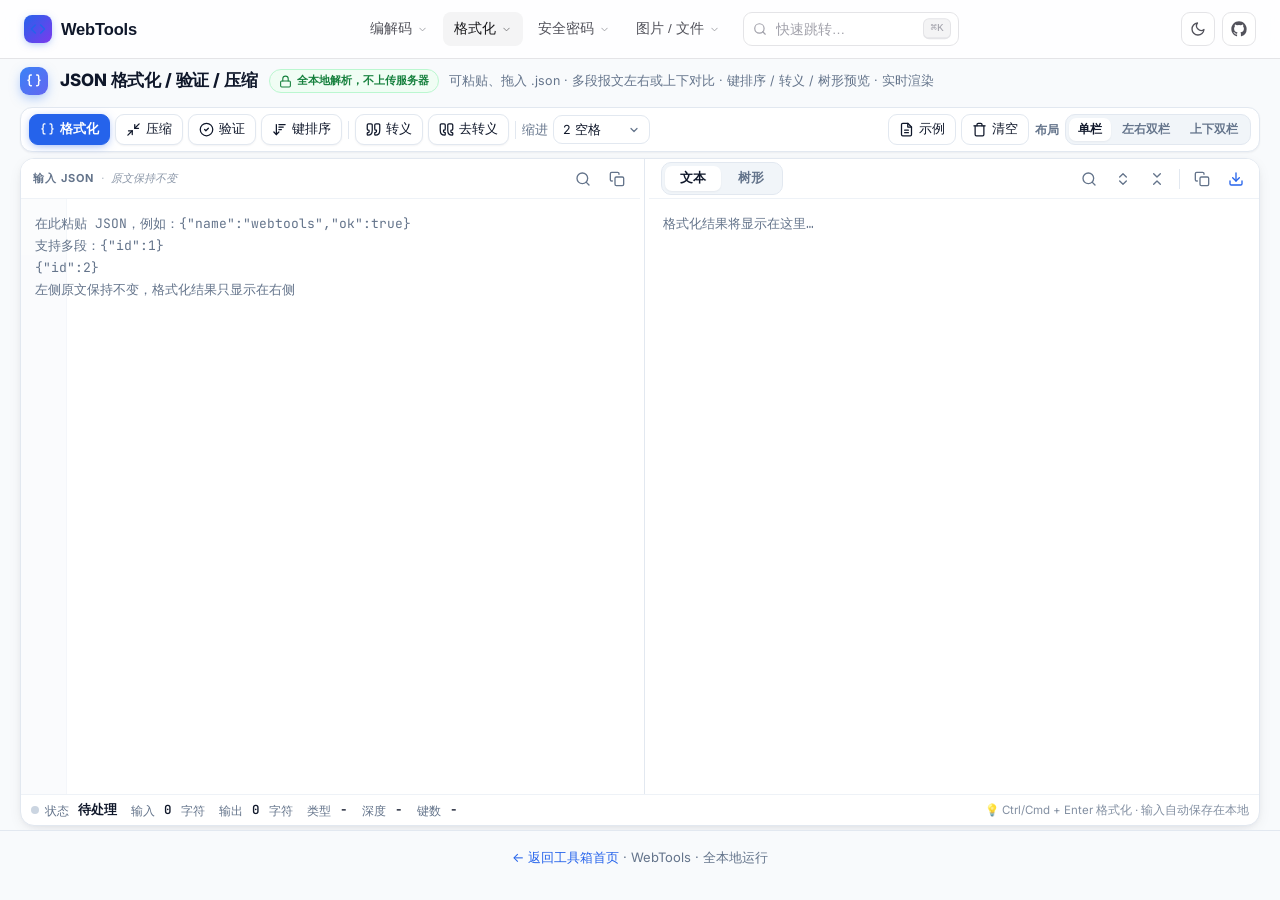
<file: tools/json-formatter.html>
<!DOCTYPE html>
<html lang="zh-CN">
<head>
  <meta charset="UTF-8" />
  <meta name="viewport" content="width=device-width, initial-scale=1.0" />
  <title>JSON 格式化 · WebTools</title>
  <meta name="description" content="免费在线 JSON 格式化：验证、美化、压缩、高亮、树形预览、排序、转义，全本地运行。" />
  <script>try{var _t=localStorage.getItem('webtools.theme');if(_t==='dark'||(!_t&&window.matchMedia&&matchMedia('(prefers-color-scheme: dark)').matches))document.documentElement.dataset.theme='dark';}catch(_e){}</script>
  <link rel="preconnect" href="https://fonts.googleapis.com" />
  <link rel="preconnect" href="https://fonts.gstatic.com" crossorigin />
  <link href="https://fonts.googleapis.com/css2?family=Inter:wght@400;500;600;700;800&family=JetBrains+Mono:wght@400;500;600;700&display=swap" rel="stylesheet" />
  <link rel="stylesheet" href="../assets/css/common.css?v=20261028n" />
  <link rel="stylesheet" href="../assets/css/nav.css?v=20261028c" />
  <link rel="icon" href="data:image/svg+xml,<svg xmlns='http://www.w3.org/2000/svg' viewBox='0 0 100 100'><text y='.9em' font-size='90'>📦</text></svg>" />
</head>
<body class="tool-page">
    <!-- ============ 顶部导航（site-nav.js 渲染） ============ -->
  <div id="site-nav"></div>
  <script src="../assets/js/site-nav.js?v=20260925a"></script>

  <main class="container json-main">
    <div class="page-title">
      <div class="title-row">
        <span class="title-badge" aria-hidden="true">
          <svg viewBox="0 0 24 24" fill="none" stroke="currentColor" stroke-width="2.2" stroke-linecap="round" stroke-linejoin="round"><path d="M8 3H7a2 2 0 0 0-2 2v4a2 2 0 0 1-2 2 2 2 0 0 1 2 2v4c0 1.1.9 2 2 2h1"/><path d="M16 3h1a2 2 0 0 1 2 2v4a2 2 0 0 0 2 2 2 2 0 0 0-2 2v4a2 2 0 0 1-2 2h-1"/></svg>
        </span>
        <h1>JSON 格式化 / 验证 / 压缩</h1>
        <span class="badge-secure">
          <svg viewBox="0 0 24 24" fill="none" stroke="currentColor" stroke-width="2" stroke-linecap="round" stroke-linejoin="round"><rect width="18" height="11" x="3" y="11" rx="2"/><path d="M7 11V7a5 5 0 0 1 10 0v4"/></svg>
          全本地解析，不上传服务器
        </span>
      </div>
      <p title="支持粘贴 / 拖入 .json、多段报文对比、缩进选择、键排序、转义处理、树形预览，左右联动实时渲染。">可粘贴、拖入 .json · 多段报文左右或上下对比 · 键排序 / 转义 / 树形预览 · 实时渲染</p>
    </div>

    <div class="toolbar toolbar-dense" role="toolbar" aria-label="JSON 操作">
      <div class="tb-group" role="group" aria-label="核心动作">
        <button class="btn primary" id="btn-format">
          <svg class="ic" viewBox="0 0 24 24" fill="none" stroke="currentColor" stroke-width="2" stroke-linecap="round" stroke-linejoin="round"><path d="M8 3H7a2 2 0 0 0-2 2v4a2 2 0 0 1-2 2 2 2 0 0 1 2 2v4c0 1.1.9 2 2 2h1"/><path d="M16 3h1a2 2 0 0 1 2 2v4a2 2 0 0 0 2 2 2 2 0 0 0-2 2v4a2 2 0 0 1-2 2h-1"/></svg>
          格式化
        </button>
        <button class="btn" id="btn-minify">
          <svg class="ic" viewBox="0 0 24 24" fill="none" stroke="currentColor" stroke-width="2" stroke-linecap="round" stroke-linejoin="round"><polyline points="4 14 10 14 10 20"/><polyline points="20 10 14 10 14 4"/><line x1="14" y1="10" x2="21" y2="3"/><line x1="3" y1="21" x2="10" y2="14"/></svg>
          压缩
        </button>
        <button class="btn" id="btn-validate">
          <svg class="ic" viewBox="0 0 24 24" fill="none" stroke="currentColor" stroke-width="2" stroke-linecap="round" stroke-linejoin="round"><circle cx="12" cy="12" r="10"/><path d="m9 12 2 2 4-4"/></svg>
          验证
        </button>
        <button class="btn" id="btn-sort">
          <svg class="ic" viewBox="0 0 24 24" fill="none" stroke="currentColor" stroke-width="2" stroke-linecap="round" stroke-linejoin="round"><path d="m3 16 4 4 4-4"/><path d="M7 20V4"/><path d="M11 4h10"/><path d="M11 8h7"/><path d="M11 12h4"/></svg>
          键排序
        </button>
      </div>
      <div class="tb-divider" aria-hidden="true"></div>
      <div class="tb-group" role="group" aria-label="转义处理">
        <button class="btn" id="btn-escape">
          <svg class="ic" viewBox="0 0 24 24" fill="none" stroke="currentColor" stroke-width="2" stroke-linecap="round" stroke-linejoin="round"><path d="M3 21c3 0 7-1 7-8V5c0-1.25-.76-2.02-2-2H4c-1.25 0-2 .75-2 1.97V11c0 1.25.75 2 2 2 1 0 1 0 1 1v1c0 1-1 2-2 2s-1 .01-1 1.03V20c0 1 0 1 1 1z"/><path d="M15 21c3 0 7-1 7-8V5c0-1.25-.76-2.02-2-2h-4c-1.25 0-2 .75-2 1.97V11c0 1.25.75 2 2 2h.75c0 2.25.25 4-2.75 4v3c0 1 0 1 1 1z"/></svg>
          转义
        </button>
        <button class="btn" id="btn-unescape">
          <svg class="ic flip" viewBox="0 0 24 24" fill="none" stroke="currentColor" stroke-width="2" stroke-linecap="round" stroke-linejoin="round"><path d="M3 21c3 0 7-1 7-8V5c0-1.25-.76-2.02-2-2H4c-1.25 0-2 .75-2 1.97V11c0 1.25.75 2 2 2 1 0 1 0 1 1v1c0 1-1 2-2 2s-1 .01-1 1.03V20c0 1 0 1 1 1z"/><path d="M15 21c3 0 7-1 7-8V5c0-1.25-.76-2.02-2-2h-4c-1.25 0-2 .75-2 1.97V11c0 1.25.75 2 2 2h.75c0 2.25.25 4-2.75 4v3c0 1 0 1 1 1z"/></svg>
          去转义
        </button>
      </div>
      <div class="tb-divider" aria-hidden="true"></div>
      <div class="tb-group tb-settings" role="group" aria-label="格式设置">
        <label class="indent-label" for="sel-indent">
          <svg class="ic" viewBox="0 0 24 24" fill="none" stroke="currentColor" stroke-width="2" stroke-linecap="round" stroke-linejoin="round"><line x1="21" y1="4" x2="14" y2="4"/><line x1="10" y1="4" x2="3" y2="4"/><line x1="21" y1="12" x2="12" y2="12"/><line x1="8" y1="12" x2="3" y2="12"/><line x1="21" y1="20" x2="16" y2="20"/><line x1="12" y1="20" x2="3" y2="20"/><line x1="14" y1="2" x2="14" y2="6"/><line x1="8" y1="10" x2="8" y2="14"/><line x1="16" y1="18" x2="16" y2="22"/></svg>
          缩进
        </label>
        <select id="sel-indent" class="select">
          <option value="2" selected>2 空格</option>
          <option value="4">4 空格</option>
          <option value="tab">Tab</option>
          <option value="0">0（压缩）</option>
        </select>
      </div>
      <span class="spacer"></span>
      <div class="tb-group" role="group" aria-label="辅助动作">
        <button class="btn ghost" id="btn-sample">
          <svg class="ic" viewBox="0 0 24 24" fill="none" stroke="currentColor" stroke-width="2" stroke-linecap="round" stroke-linejoin="round"><path d="M14 2H6a2 2 0 0 0-2 2v16a2 2 0 0 0 2 2h12a2 2 0 0 0 2-2V8z"/><polyline points="14 2 14 8 20 8"/><line x1="9" y1="13" x2="15" y2="13"/><line x1="9" y1="17" x2="15" y2="17"/></svg>
          示例
        </button>
        <button class="btn ghost danger" id="btn-clear">
          <svg class="ic" viewBox="0 0 24 24" fill="none" stroke="currentColor" stroke-width="2" stroke-linecap="round" stroke-linejoin="round"><polyline points="3 6 5 6 21 6"/><path d="M19 6v14a2 2 0 0 1-2 2H7a2 2 0 0 1-2-2V6m3 0V4a2 2 0 0 1 2-2h4a2 2 0 0 1 2 2v2"/></svg>
          清空
        </button>
      </div>
      <div class="json-layout-controls" role="group" aria-label="报文对比布局">
        <span class="layout-label">布局</span>
        <span class="segmented layout-segmented">
          <button class="seg-btn active" id="layout-single" type="button" data-layout="single" title="单栏编辑与预览" aria-pressed="true">单栏</button>
          <button class="seg-btn" id="layout-horizontal" type="button" data-layout="horizontal" title="左右对比两份 JSON" aria-pressed="false">左右双栏</button>
          <button class="seg-btn" id="layout-vertical" type="button" data-layout="vertical" title="上下对比两份 JSON" aria-pressed="false">上下双栏</button>
        </span>
        <label class="sync-scroll-control" id="sync-scroll-control" hidden>
          <input type="checkbox" id="sync-scroll" checked />
          <span>同步滚动</span>
        </label>
      </div>
    </div>

    <div class="workarea json-layout" id="json-layout" data-layout="single">
      <section class="pane source-pane">
        <div class="pane-header">
          <span class="pane-title">输入 JSON<em class="pane-sub">原文保持不变</em></span>
          <span class="actions">
            <button class="icon-btn" id="btn-search-left" title="搜索（Ctrl+F）" aria-label="搜索左侧输入">
              <svg class="ic" viewBox="0 0 24 24" fill="none" stroke="currentColor" stroke-width="2" stroke-linecap="round" stroke-linejoin="round"><circle cx="11" cy="11" r="8"/><path d="m21 21-4.3-4.3"/></svg>
            </button>
            <button class="icon-btn" id="btn-copy-input" title="复制左侧输入" aria-label="复制左侧输入">
              <svg class="ic" viewBox="0 0 24 24" fill="none" stroke="currentColor" stroke-width="2" stroke-linecap="round" stroke-linejoin="round"><rect width="13" height="13" x="9" y="9" rx="2"/><path d="M5 15H4a2 2 0 0 1-2-2V4a2 2 0 0 1 2-2h9a2 2 0 0 1 2 2v1"/></svg>
            </button>
          </span>
        </div>
        <div class="search-bar" id="searchbar-left" hidden>
          <svg class="ic" viewBox="0 0 24 24" fill="none" stroke="currentColor" stroke-width="2" stroke-linecap="round" stroke-linejoin="round"><circle cx="11" cy="11" r="8"/><path d="m21 21-4.3-4.3"/></svg>
          <input class="search-input" id="search-input-left" placeholder="搜索左侧…" spellcheck="false" autocomplete="off" />
          <span class="search-count" id="search-count-left"></span>
          <button class="icon-btn sm" id="search-case-left" title="区分大小写" aria-label="区分大小写">Aa</button>
          <button class="icon-btn sm" id="search-prev-left" title="上一个（Shift+Enter）" aria-label="上一个匹配">
            <svg class="ic" viewBox="0 0 24 24" fill="none" stroke="currentColor" stroke-width="2" stroke-linecap="round" stroke-linejoin="round"><path d="m18 15-6-6-6 6"/></svg>
          </button>
          <button class="icon-btn sm" id="search-next-left" title="下一个（Enter）" aria-label="下一个匹配">
            <svg class="ic" viewBox="0 0 24 24" fill="none" stroke="currentColor" stroke-width="2" stroke-linecap="round" stroke-linejoin="round"><path d="m6 9 6 6 6-6"/></svg>
          </button>
          <button class="icon-btn sm" id="search-close-left" title="关闭（Esc）" aria-label="关闭搜索">
            <svg class="ic" viewBox="0 0 24 24" fill="none" stroke="currentColor" stroke-width="2" stroke-linecap="round" stroke-linejoin="round"><path d="M18 6 6 18"/><path d="m6 6 12 12"/></svg>
          </button>
        </div>
        <div id="json-input-wrap">
          <div id="json-line-nums" class="line-nums" aria-hidden="true"></div>
          <pre id="json-input-hl" aria-hidden="true"></pre>
          <textarea id="json-input" placeholder='在此粘贴 JSON，例如：{"name":"webtools","ok":true}&#10;支持多段：{"id":1}&#10;{"id":2}&#10;左侧原文保持不变，格式化结果只显示在右侧' spellcheck="false"></textarea>
        </div>
      </section>

      <div class="json-divider" id="json-divider" role="separator" aria-orientation="vertical"
           aria-label="拖动调整左右栏宽度" aria-valuemin="20" aria-valuemax="80" aria-valuenow="50" tabindex="0"
           title="拖动调整宽度，双击恢复 1:1">
        <span class="json-divider-grip" aria-hidden="true"></span>
      </div>

      <section class="pane result-pane">
        <div class="pane-header">
          <span class="segmented" role="tablist" aria-label="视图切换">
            <button class="seg-btn active" id="tab-text" role="tab" aria-selected="true">文本</button>
            <button class="seg-btn" id="tab-tree" role="tab" aria-selected="false">树形</button>
          </span>
          <span class="actions">
            <button class="icon-btn" id="btn-search-right" title="搜索右侧结果" aria-label="搜索右侧结果">
              <svg class="ic" viewBox="0 0 24 24" fill="none" stroke="currentColor" stroke-width="2" stroke-linecap="round" stroke-linejoin="round"><circle cx="11" cy="11" r="8"/><path d="m21 21-4.3-4.3"/></svg>
            </button>
            <button class="icon-btn" id="btn-expand-all" title="展开全部节点" aria-label="展开全部节点">
              <svg class="ic" viewBox="0 0 24 24" fill="none" stroke="currentColor" stroke-width="2" stroke-linecap="round" stroke-linejoin="round"><path d="m7 15 5 5 5-5"/><path d="m7 9 5-5 5 5"/></svg>
            </button>
            <button class="icon-btn" id="btn-collapse-all" title="折叠全部节点" aria-label="折叠全部节点">
              <svg class="ic" viewBox="0 0 24 24" fill="none" stroke="currentColor" stroke-width="2" stroke-linecap="round" stroke-linejoin="round"><path d="m7 20 5-5 5 5"/><path d="m7 4 5 5 5-5"/></svg>
            </button>
            <span class="act-divider" aria-hidden="true"></span>
            <button class="icon-btn" id="btn-copy" title="复制结果" aria-label="复制结果">
              <svg class="ic" viewBox="0 0 24 24" fill="none" stroke="currentColor" stroke-width="2" stroke-linecap="round" stroke-linejoin="round"><rect width="13" height="13" x="9" y="9" rx="2"/><path d="M5 15H4a2 2 0 0 1-2-2V4a2 2 0 0 1 2-2h9a2 2 0 0 1 2 2v1"/></svg>
            </button>
            <button class="icon-btn accent" id="btn-download" title="下载 .json 文件" aria-label="下载 .json 文件">
              <svg class="ic" viewBox="0 0 24 24" fill="none" stroke="currentColor" stroke-width="2" stroke-linecap="round" stroke-linejoin="round"><path d="M21 15v4a2 2 0 0 1-2 2H5a2 2 0 0 1-2-2v-4"/><polyline points="7 10 12 15 17 10"/><line x1="12" y1="15" x2="12" y2="3"/></svg>
            </button>
          </span>
        </div>
        <div class="search-bar" id="searchbar-right" hidden>
          <svg class="ic" viewBox="0 0 24 24" fill="none" stroke="currentColor" stroke-width="2" stroke-linecap="round" stroke-linejoin="round"><circle cx="11" cy="11" r="8"/><path d="m21 21-4.3-4.3"/></svg>
          <input class="search-input" id="search-input-right" placeholder="搜索右侧…" spellcheck="false" autocomplete="off" />
          <span class="search-count" id="search-count-right"></span>
          <button class="icon-btn sm" id="search-case-right" title="区分大小写" aria-label="区分大小写">Aa</button>
          <button class="icon-btn sm" id="search-prev-right" title="上一个（Shift+Enter）" aria-label="上一个匹配">
            <svg class="ic" viewBox="0 0 24 24" fill="none" stroke="currentColor" stroke-width="2" stroke-linecap="round" stroke-linejoin="round"><path d="m18 15-6-6-6 6"/></svg>
          </button>
          <button class="icon-btn sm" id="search-next-right" title="下一个（Enter）" aria-label="下一个匹配">
            <svg class="ic" viewBox="0 0 24 24" fill="none" stroke="currentColor" stroke-width="2" stroke-linecap="round" stroke-linejoin="round"><path d="m6 9 6 6 6-6"/></svg>
          </button>
          <button class="icon-btn sm" id="search-close-right" title="关闭（Esc）" aria-label="关闭搜索">
            <svg class="ic" viewBox="0 0 24 24" fill="none" stroke="currentColor" stroke-width="2" stroke-linecap="round" stroke-linejoin="round"><path d="M18 6 6 18"/><path d="m6 6 12 12"/></svg>
          </button>
        </div>
        <div class="output-wrap">
          <div id="json-output" class="json-output placeholder">格式化结果将显示在这里…</div>
          <div id="json-tree" class="tree" hidden></div>
          <div id="json-compare" class="json-compare" hidden>
            <section class="compare-panel">
              <header class="compare-header">
                <label for="compare-select-a">报文 A</label>
                <select id="compare-select-a" class="select" aria-label="选择左侧或上方报文"></select>
              </header>
              <div class="compare-scroll" id="compare-scroll-a">
                <pre class="compare-code placeholder" id="compare-code-a">请至少输入两段 JSON…</pre>
              </div>
            </section>
            <section class="compare-panel">
              <header class="compare-header">
                <label for="compare-select-b">报文 B</label>
                <select id="compare-select-b" class="select" aria-label="选择右侧或下方报文"></select>
              </header>
              <div class="compare-scroll" id="compare-scroll-b">
                <pre class="compare-code placeholder" id="compare-code-b">请至少输入两段 JSON…</pre>
              </div>
            </section>
          </div>
        </div>
      </section>

      <div class="statusbar" id="statusbar">
        <span class="st-item st-state"><span class="dot" id="st-dot"></span>状态&nbsp;<b id="st-status">待处理</b></span>
        <span class="st-item">输入&nbsp;<b id="st-input">0</b>&nbsp;字符</span>
        <span class="st-item">输出&nbsp;<b id="st-output">0</b>&nbsp;字符</span>
        <span class="st-item">类型&nbsp;<b id="st-type">-</b></span>
        <span class="st-item">深度&nbsp;<b id="st-depth">-</b></span>
        <span class="st-item">键数&nbsp;<b id="st-keys">-</b></span>
        <span class="st-item st-spacer"></span>
        <span class="st-item st-help">💡 Ctrl/Cmd + Enter 格式化 · 输入自动保存在本地</span>
      </div>
    </div>

    <p class="page-note">
      说明：验证失败时会定位错误位置（尽力给出行 / 列）；大文件（&gt;1MB）仍可处理但树形预览会自动截断以防卡顿。
      多段输入时右侧按 <code>#序号</code> 分段展示，压缩输出为每行一段（NDJSON），复制 / 下载包含全部段落。
      新增工具只需在 <code>tools/</code> 下加一个 html 文件，并在首页加卡片即可，样式复用 <code>assets/css/common.css</code>。
    </p>
  </main>

  <footer class="site-footer">
    <div class="container"><a href="../index.html">← 返回工具箱首页</a> · WebTools · 全本地运行</div>
  </footer>

  <script>
    // 状态圆点跟随（不改动主逻辑文件，仅做视觉增强）
    (function () {
      var st = document.getElementById('st-status');
      var dot = document.getElementById('st-dot');
      if (!st || !dot || !window.MutationObserver) return;
      function paint() {
        var t = st.textContent || '';
        dot.className = 'dot' + (t.indexOf('✅') > -1 || t.indexOf('✨') > -1 ? ' ok' : t.indexOf('❌') > -1 ? ' err' : t.indexOf('⚠️') > -1 ? ' warn' : '');
      }
      new MutationObserver(paint).observe(st, { childList: true, characterData: true, subtree: true });
      paint();
      // 深色切换
      var tg = document.getElementById('theme-toggle');
      if (tg) tg.addEventListener('click', function () {
        var d = document.documentElement;
        var dark = d.dataset.theme !== 'dark';
        if (dark) d.dataset.theme = 'dark'; else delete d.dataset.theme;
        try { localStorage.setItem('webtools.theme', dark ? 'dark' : 'light'); } catch (e) {}
      });
    })();
  </script>
  <script src="../assets/js/json-formatter.js?v=20261028n"></script>
</body>
</html>
</file>
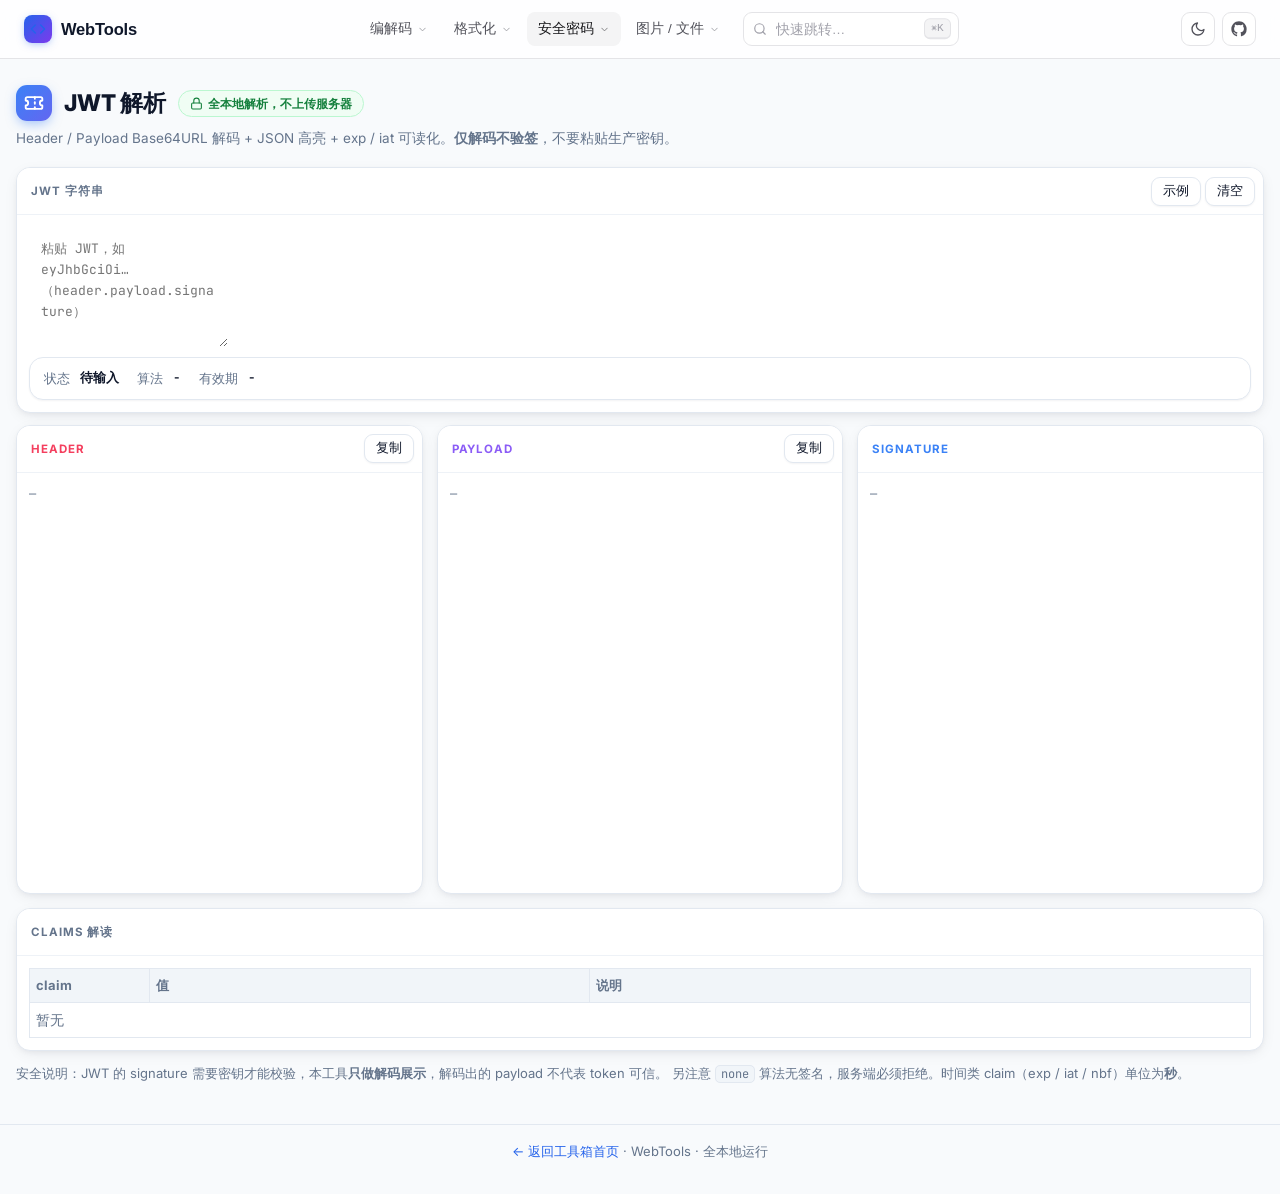
<file: tools/jwt.html>
<!DOCTYPE html>
<html lang="zh-CN">
<head>
  <meta charset="UTF-8" />
  <meta name="viewport" content="width=device-width, initial-scale=1.0" />
  <title>JWT 解析 · WebTools</title>
  <meta name="description" content="免费在线 JWT 解析：Header / Payload 解码高亮、exp 过期判断、常用 Claim 说明，不校验签名，全本地运行。" />
  <script>try{var _t=localStorage.getItem('webtools.theme');if(_t==='dark'||(!_t&&window.matchMedia&&matchMedia('(prefers-color-scheme: dark)').matches))document.documentElement.dataset.theme='dark';}catch(_e){}</script>
  <link rel="preconnect" href="https://fonts.googleapis.com" />
  <link rel="preconnect" href="https://fonts.gstatic.com" crossorigin />
  <link href="https://fonts.googleapis.com/css2?family=Inter:wght@400;500;600;700;800&family=JetBrains+Mono:wght@400;500;600;700&display=swap" rel="stylesheet" />
  <link rel="stylesheet" href="../assets/css/common.css?v=20261028g" />
  <link rel="stylesheet" href="../assets/css/nav.css?v=20261028c" />
  <link rel="icon" href="data:image/svg+xml,<svg xmlns='http://www.w3.org/2000/svg' viewBox='0 0 100 100'><text y='.9em' font-size='90'>🎫</text></svg>" />
</head>
<body class="tool-page">
    <!-- ============ 顶部导航（site-nav.js 渲染） ============ -->
  <div id="site-nav"></div>
  <script src="../assets/js/site-nav.js?v=20260925a"></script>

  <main class="container">
    <div class="page-title">
      <div class="title-row">
        <span class="title-badge" aria-hidden="true">
          <svg viewBox="0 0 24 24" fill="none" stroke="currentColor" stroke-width="2.2" stroke-linecap="round" stroke-linejoin="round"><path d="M2 9a3 3 0 0 1 0 6v2a2 2 0 0 0 2 2h16a2 2 0 0 0 2-2v-2a3 3 0 0 1 0-6V7a2 2 0 0 0-2-2H4a2 2 0 0 0-2 2Z"/><path d="M13 5v2"/><path d="M13 17v2"/><path d="M13 11v2"/></svg>
        </span>
        <h1>JWT 解析</h1>
        <span class="badge-secure">
          <svg viewBox="0 0 24 24" fill="none" stroke="currentColor" stroke-width="2" stroke-linecap="round" stroke-linejoin="round"><rect width="18" height="11" x="3" y="11" rx="2"/><path d="M7 11V7a5 5 0 0 1 10 0v4"/></svg>
          全本地解析，不上传服务器
        </span>
      </div>
      <p>Header / Payload Base64URL 解码 + JSON 高亮 + exp / iat 可读化。<b>仅解码不验签</b>，不要粘贴生产密钥。</p>
    </div>

    <section class="pane" style="margin:12px 0">
      <div class="pane-header"><span class="pane-title">JWT 字符串</span>
        <span class="actions">
          <button class="btn small" id="btn-sample">示例</button>
          <button class="btn small" id="btn-clear">清空</button>
        </span>
      </div>
      <div style="padding:12px">
        <textarea id="ta-jwt" class="tall" style="min-height:120px" placeholder="粘贴 JWT，如 eyJhbGciOi…（header.payload.signature）" spellcheck="false"></textarea>
        <div id="alert" class="alert"></div>
        <div class="statusbar" style="margin:0">
          <span class="st-item">状态&nbsp;<b id="st-status">待输入</b></span>
          <span class="st-item">算法&nbsp;<b id="st-alg">-</b></span>
          <span class="st-item">有效期&nbsp;<b id="st-exp">-</b></span>
        </div>
      </div>
    </section>

    <div class="workarea" style="grid-template-columns:1fr 1fr 1fr">
      <section class="pane">
        <div class="pane-header"><span class="pane-title jwt-h">Header</span>
          <span class="actions"><button class="btn small" data-copy="header">复制</button></span>
        </div>
        <div class="output-wrap"><pre id="out-header" class="jwt-pre placeholder">—</pre></div>
      </section>
      <section class="pane">
        <div class="pane-header"><span class="pane-title jwt-p">Payload</span>
          <span class="actions"><button class="btn small" data-copy="payload">复制</button></span>
        </div>
        <div class="output-wrap" style="min-height:200px"><pre id="out-payload" class="jwt-pre placeholder">—</pre></div>
      </section>
      <section class="pane">
        <div class="pane-header"><span class="pane-title jwt-s">Signature</span></div>
        <div class="output-wrap" style="min-height:200px"><pre id="out-sig" class="jwt-pre placeholder">—</pre></div>
      </section>
    </div>

    <section class="pane" style="margin-bottom:12px">
      <div class="pane-header"><span class="pane-title">Claims 解读</span></div>
      <div style="padding:12px">
        <table class="kv-table"><thead><tr><th style="width:120px">claim</th><th>值</th><th>说明</th></tr></thead>
        <tbody id="claim-body"><tr><td colspan="3" style="color:var(--muted)">暂无</td></tr></tbody></table>
      </div>
    </section>

    <p class="page-note">
      安全说明：JWT 的 signature 需要密钥才能校验，本工具<b>只做解码展示</b>，解码出的 payload 不代表 token 可信。
      另注意 <code>none</code> 算法无签名，服务端必须拒绝。时间类 claim（exp / iat / nbf）单位为<b>秒</b>。
    </p>
  </main>

  <footer class="site-footer">
    <div class="container"><a href="../index.html">← 返回工具箱首页</a> · WebTools · 全本地运行</div>
  </footer>

  <script>
    (function(){var tg=document.getElementById('theme-toggle');if(tg)tg.addEventListener('click',function(){var d=document.documentElement;var dark=d.dataset.theme!=='dark';if(dark)d.dataset.theme='dark';else delete d.dataset.theme;try{localStorage.setItem('webtools.theme',dark?'dark':'light');}catch(e){}})})();
  </script>
  <script src="../assets/js/jwt.js"></script>
</body>
</html>
</file>
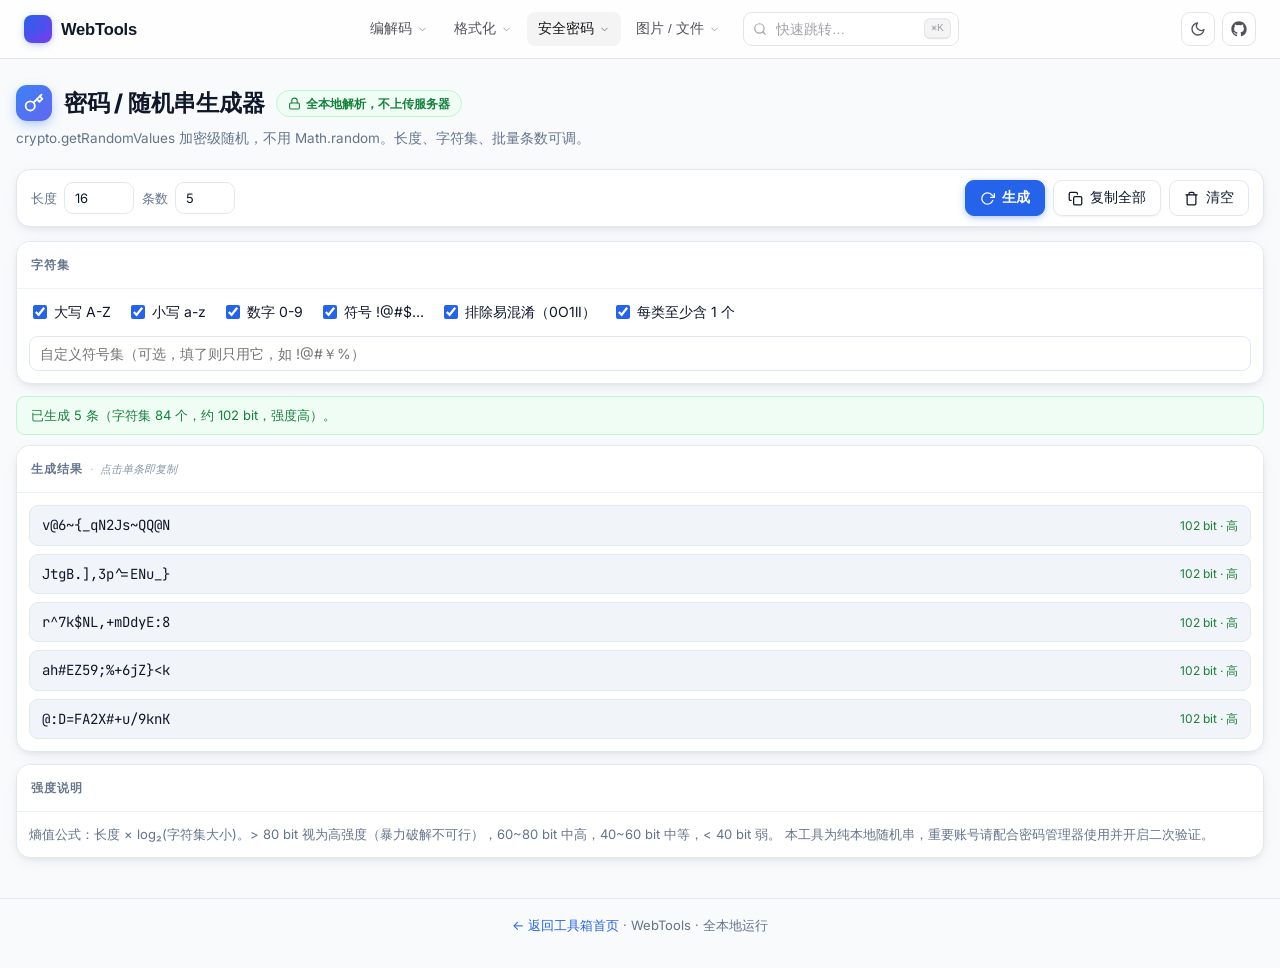
<file: tools/password.html>
<!DOCTYPE html>
<html lang="zh-CN">
<head>
  <meta charset="UTF-8" />
  <meta name="viewport" content="width=device-width, initial-scale=1.0" />
  <title>密码生成器 · WebTools</title>
  <meta name="description" content="免费在线密码生成器：长度/字符集可调、加密级随机、强度评估、批量生成，全本地运行。" />
  <script>try{var _t=localStorage.getItem('webtools.theme');if(_t==='dark'||(!_t&&window.matchMedia&&matchMedia('(prefers-color-scheme: dark)').matches))document.documentElement.dataset.theme='dark';}catch(_e){}</script>
  <link rel="preconnect" href="https://fonts.googleapis.com" />
  <link rel="preconnect" href="https://fonts.gstatic.com" crossorigin />
  <link href="https://fonts.googleapis.com/css2?family=Inter:wght@400;500;600;700;800&family=JetBrains+Mono:wght@400;500;600;700&display=swap" rel="stylesheet" />
  <link rel="stylesheet" href="../assets/css/common.css?v=20261028g" />
  <link rel="stylesheet" href="../assets/css/nav.css?v=20261028c" />
  <link rel="icon" href="data:image/svg+xml,<svg xmlns='http://www.w3.org/2000/svg' viewBox='0 0 100 100'><text y='.9em' font-size='90'>🔑</text></svg>" />
</head>
<body class="tool-page">
    <!-- ============ 顶部导航（site-nav.js 渲染） ============ -->
  <div id="site-nav"></div>
  <script src="../assets/js/site-nav.js?v=20260925a"></script>

  <main class="container">
    <div class="page-title">
      <div class="title-row">
        <span class="title-badge" aria-hidden="true">
          <svg viewBox="0 0 24 24" fill="none" stroke="currentColor" stroke-width="2.2" stroke-linecap="round" stroke-linejoin="round"><circle cx="7.5" cy="15.5" r="5.5"/><path d="m21 2-9.6 9.6"/><path d="m15.5 7.5 3 3L22 7l-3-3"/></svg>
        </span>
        <h1>密码 / 随机串生成器</h1>
        <span class="badge-secure">
          <svg viewBox="0 0 24 24" fill="none" stroke="currentColor" stroke-width="2" stroke-linecap="round" stroke-linejoin="round"><rect width="18" height="11" x="3" y="11" rx="2"/><path d="M7 11V7a5 5 0 0 1 10 0v4"/></svg>
          全本地解析，不上传服务器
        </span>
      </div>
      <p>crypto.getRandomValues 加密级随机，不用 Math.random。长度、字符集、批量条数可调。</p>
    </div>

    <div class="toolbar" role="toolbar" aria-label="密码生成操作">
      <div class="tb-group" role="group" aria-label="生成设置">
        <label class="indent-label" for="in-len">长度 <input type="number" id="in-len" value="16" min="4" max="128" style="width:70px" /></label>
        <label class="indent-label" for="in-count">条数 <input type="number" id="in-count" value="5" min="1" max="50" style="width:60px" /></label>
      </div>
      <span class="spacer"></span>
      <div class="tb-group" role="group" aria-label="核心动作">
        <button class="btn primary" id="btn-gen">
          <svg class="ic" viewBox="0 0 24 24" fill="none" stroke="currentColor" stroke-width="2" stroke-linecap="round" stroke-linejoin="round"><polyline points="23 4 23 10 17 10"/><path d="M20.49 15a9 9 0 1 1-2.12-9.36L23 10"/></svg>
          生成
        </button>
        <button class="btn" id="btn-copy-all">
          <svg class="ic" viewBox="0 0 24 24" fill="none" stroke="currentColor" stroke-width="2" stroke-linecap="round" stroke-linejoin="round"><rect width="13" height="13" x="9" y="9" rx="2"/><path d="M5 15H4a2 2 0 0 1-2-2V4a2 2 0 0 1 2-2h9a2 2 0 0 1 2 2v1"/></svg>
          复制全部
        </button>
        <button class="btn ghost danger" id="btn-clear">
          <svg class="ic" viewBox="0 0 24 24" fill="none" stroke="currentColor" stroke-width="2" stroke-linecap="round" stroke-linejoin="round"><polyline points="3 6 5 6 21 6"/><path d="M19 6v14a2 2 0 0 1-2 2H7a2 2 0 0 1-2-2V6m3 0V4a2 2 0 0 1 2-2h4a2 2 0 0 1 2 2v2"/></svg>
          清空
        </button>
      </div>
    </div>

    <section class="pane" style="margin-bottom:12px">
      <div class="pane-header"><span class="pane-title">字符集</span></div>
      <div style="padding:12px;display:flex;gap:16px;flex-wrap:wrap;font-size:14px">
        <label><input type="checkbox" id="c-upper" checked /> 大写 A-Z</label>
        <label><input type="checkbox" id="c-lower" checked /> 小写 a-z</label>
        <label><input type="checkbox" id="c-digit" checked /> 数字 0-9</label>
        <label><input type="checkbox" id="c-symbol" checked /> 符号 !@#$…</label>
        <label title="去掉 0O1lI 等易混淆字符"><input type="checkbox" id="c-noamb" checked /> 排除易混淆（0O1lI）</label>
        <label title="每类字符至少出现一次"><input type="checkbox" id="c-each" checked /> 每类至少含 1 个</label>
      </div>
      <div style="padding:0 12px 12px">
        <input id="in-custom" class="field" placeholder="自定义符号集（可选，填了则只用它，如 !@#￥%）" />
      </div>
    </section>

    <div id="alert" class="alert"></div>

    <section class="pane" style="margin-bottom:12px">
      <div class="pane-header"><span class="pane-title">生成结果<em class="pane-sub">点击单条即复制</em></span></div>
      <div id="pwd-list" class="pwd-list"><div style="color:var(--muted)">点「生成」开始…</div></div>
    </section>

    <section class="pane" style="margin-bottom:40px">
      <div class="pane-header"><span class="pane-title">强度说明</span></div>
      <div style="padding:12px;font-size:13px;color:var(--muted)">
        熵值公式：长度 × log₂(字符集大小)。&gt; 80 bit 视为高强度（暴力破解不可行），60~80 bit 中高，40~60 bit 中等，&lt; 40 bit 弱。
        本工具为纯本地随机串，重要账号请配合密码管理器使用并开启二次验证。
      </div>
    </section>
  </main>

  <footer class="site-footer">
    <div class="container"><a href="../index.html">← 返回工具箱首页</a> · WebTools · 全本地运行</div>
  </footer>

  <script>
    (function(){var tg=document.getElementById('theme-toggle');if(tg)tg.addEventListener('click',function(){var d=document.documentElement;var dark=d.dataset.theme!=='dark';if(dark)d.dataset.theme='dark';else delete d.dataset.theme;try{localStorage.setItem('webtools.theme',dark?'dark':'light');}catch(e){}})})();
  </script>
  <script src="../assets/js/password.js"></script>
</body>
</html>
</file>
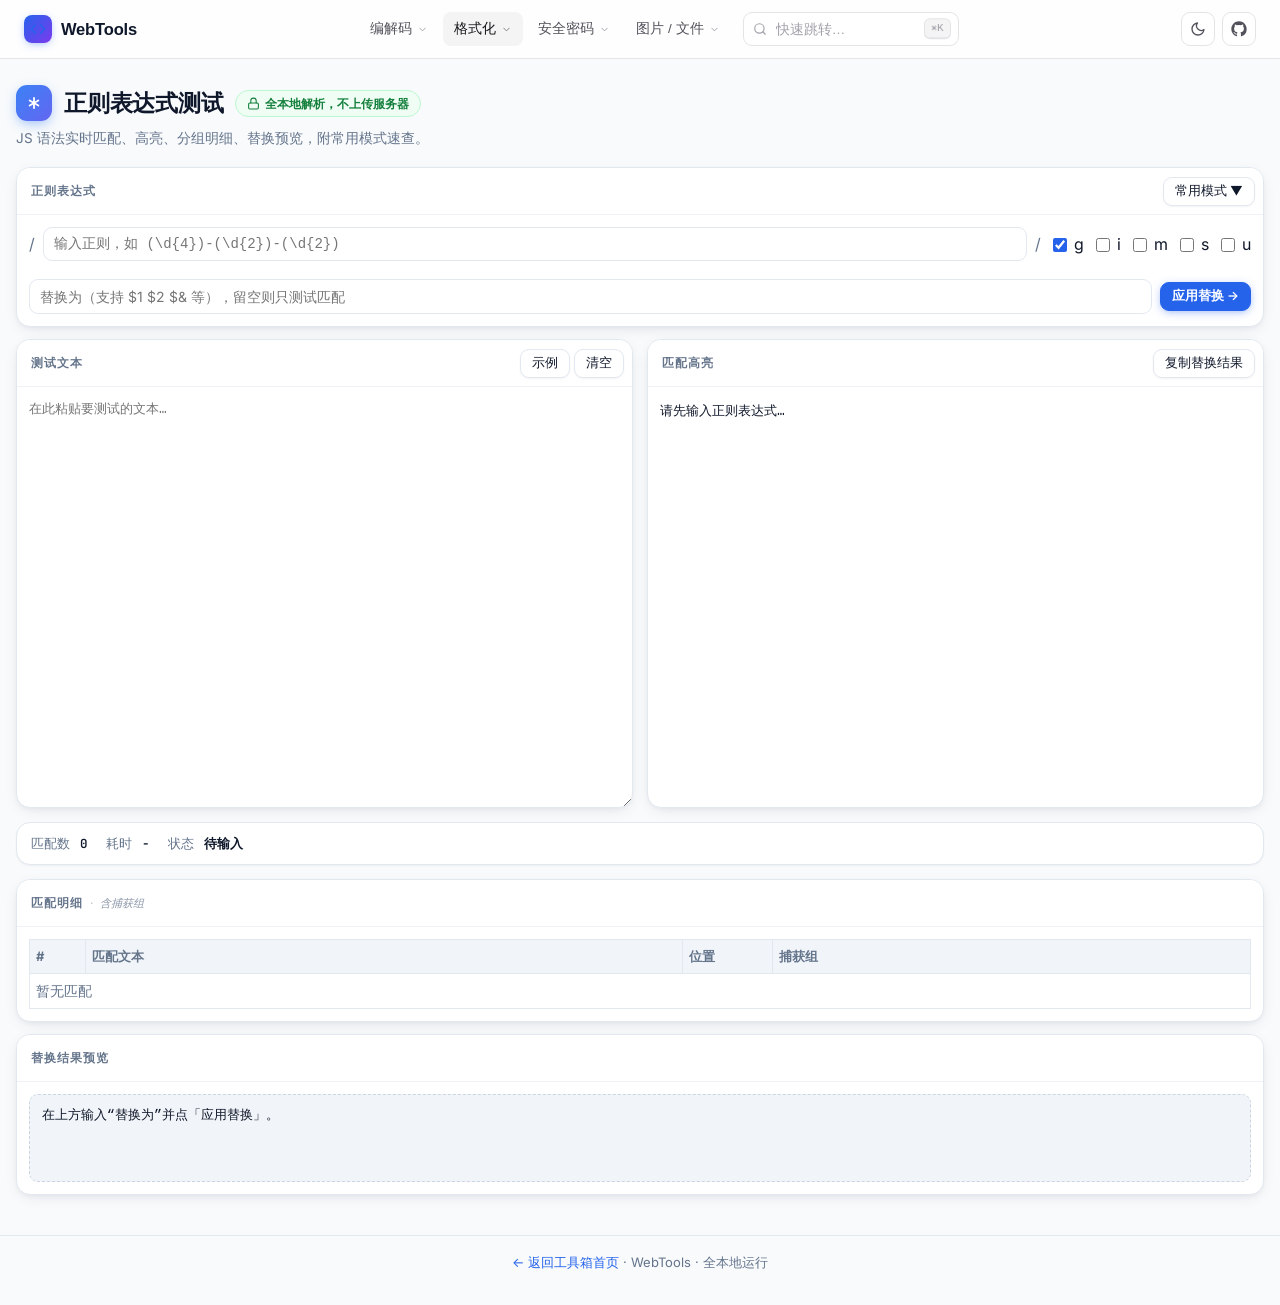
<file: tools/regex.html>
<!DOCTYPE html>
<html lang="zh-CN">
<head>
  <meta charset="UTF-8" />
  <meta name="viewport" content="width=device-width, initial-scale=1.0" />
  <title>正则测试 · WebTools</title>
  <meta name="description" content="免费在线正则表达式测试：实时匹配高亮、分组明细、替换预览、常用模式速查，全本地运行。" />
  <script>try{var _t=localStorage.getItem('webtools.theme');if(_t==='dark'||(!_t&&window.matchMedia&&matchMedia('(prefers-color-scheme: dark)').matches))document.documentElement.dataset.theme='dark';}catch(_e){}</script>
  <link rel="preconnect" href="https://fonts.googleapis.com" />
  <link rel="preconnect" href="https://fonts.gstatic.com" crossorigin />
  <link href="https://fonts.googleapis.com/css2?family=Inter:wght@400;500;600;700;800&family=JetBrains+Mono:wght@400;500;600;700&display=swap" rel="stylesheet" />
  <link rel="stylesheet" href="../assets/css/common.css?v=20261028g" />
  <link rel="stylesheet" href="../assets/css/nav.css?v=20261028c" />
  <link rel="icon" href="data:image/svg+xml,<svg xmlns='http://www.w3.org/2000/svg' viewBox='0 0 100 100'><text y='.9em' font-size='90'>🧪</text></svg>" />
</head>
<body class="tool-page">
    <!-- ============ 顶部导航（site-nav.js 渲染） ============ -->
  <div id="site-nav"></div>
  <script src="../assets/js/site-nav.js?v=20260925a"></script>

  <main class="container">
    <div class="page-title">
      <div class="title-row">
        <span class="title-badge" aria-hidden="true">
          <svg viewBox="0 0 24 24" fill="none" stroke="currentColor" stroke-width="2.2" stroke-linecap="round" stroke-linejoin="round"><path d="M12 6v12"/><path d="M17.2 9 6.8 15"/><path d="m6.8 9 10.4 6"/></svg>
        </span>
        <h1>正则表达式测试</h1>
        <span class="badge-secure">
          <svg viewBox="0 0 24 24" fill="none" stroke="currentColor" stroke-width="2" stroke-linecap="round" stroke-linejoin="round"><rect width="18" height="11" x="3" y="11" rx="2"/><path d="M7 11V7a5 5 0 0 1 10 0v4"/></svg>
          全本地解析，不上传服务器
        </span>
      </div>
      <p>JS 语法实时匹配、高亮、分组明细、替换预览，附常用模式速查。</p>
    </div>

    <section class="pane" style="margin:12px 0">
      <div class="pane-header"><span class="pane-title">正则表达式</span>
        <span class="actions"><button class="btn small" id="btn-cheatsheet">常用模式 ▼</button></span>
      </div>
      <div style="padding:12px;display:flex;flex-direction:column;gap:8px">
        <div style="display:flex;gap:8px;align-items:center;flex-wrap:wrap">
          <span style="color:var(--muted)">/</span>
          <input id="in-pattern" class="field" style="flex:1;min-width:200px;font-family:ui-monospace,monospace" placeholder="输入正则，如 (\d{4})-(\d{2})-(\d{2})" spellcheck="false" />
          <span style="color:var(--muted)">/</span>
          <label title="全局匹配"><input type="checkbox" id="f-g" checked /> g</label>
          <label title="忽略大小写"><input type="checkbox" id="f-i" /> i</label>
          <label title="多行模式"><input type="checkbox" id="f-m" /> m</label>
          <label title="点号匹配换行"><input type="checkbox" id="f-s" /> s</label>
          <label title="Unicode 模式"><input type="checkbox" id="f-u" /> u</label>
        </div>
        <div id="cheatsheet" class="result-box" hidden></div>
        <div id="alert" class="alert"></div>
        <div style="display:flex;gap:8px;flex-wrap:wrap;align-items:center">
          <input id="in-replace" class="field" style="flex:1;min-width:200px" placeholder="替换为（支持 $1 $2 $& 等），留空则只测试匹配" spellcheck="false" />
          <button class="btn small primary" id="btn-replace">应用替换 →</button>
        </div>
      </div>
    </section>

    <div class="workarea">
      <section class="pane">
        <div class="pane-header"><span class="pane-title">测试文本</span>
          <span class="actions">
            <button class="btn small" id="btn-sample">示例</button>
            <button class="btn small" id="btn-clear">清空</button>
          </span>
        </div>
        <textarea id="ta-src" class="tall" placeholder="在此粘贴要测试的文本…" spellcheck="false"></textarea>
      </section>
      <section class="pane">
        <div class="pane-header"><span class="pane-title">匹配高亮</span>
          <span class="actions"><button class="btn small" id="btn-copy-repl">复制替换结果</button></span>
        </div>
        <div class="output-wrap"><div id="hl-view" class="hl-view">匹配结果将高亮显示在这里…</div></div>
      </section>
    </div>

    <div class="statusbar">
      <span class="st-item">匹配数&nbsp;<b id="st-count">0</b></span>
      <span class="st-item">耗时&nbsp;<b id="st-time">-</b></span>
      <span class="st-item">状态&nbsp;<b id="st-status">待输入</b></span>
    </div>

    <section class="pane" style="margin-bottom:12px">
      <div class="pane-header"><span class="pane-title">匹配明细<em class="pane-sub">含捕获组</em></span></div>
      <div style="padding:12px">
        <table class="kv-table"><thead><tr><th style="width:56px">#</th><th>匹配文本</th><th style="width:90px">位置</th><th>捕获组</th></tr></thead>
        <tbody id="match-body"><tr><td colspan="4" style="color:var(--muted)">暂无匹配</td></tr></tbody></table>
      </div>
    </section>

    <section class="pane" style="margin-bottom:40px">
      <div class="pane-header"><span class="pane-title">替换结果预览</span></div>
      <div id="repl-view" class="result-box" style="margin:12px">在上方输入“替换为”并点「应用替换」，或开启实时替换。</div>
    </section>
  </main>

  <footer class="site-footer">
    <div class="container"><a href="../index.html">← 返回工具箱首页</a> · WebTools · 全本地运行</div>
  </footer>

  <script>
    (function(){var tg=document.getElementById('theme-toggle');if(tg)tg.addEventListener('click',function(){var d=document.documentElement;var dark=d.dataset.theme!=='dark';if(dark)d.dataset.theme='dark';else delete d.dataset.theme;try{localStorage.setItem('webtools.theme',dark?'dark':'light');}catch(e){}})})();
  </script>
  <script src="../assets/js/regex.js"></script>
</body>
</html>
</file>
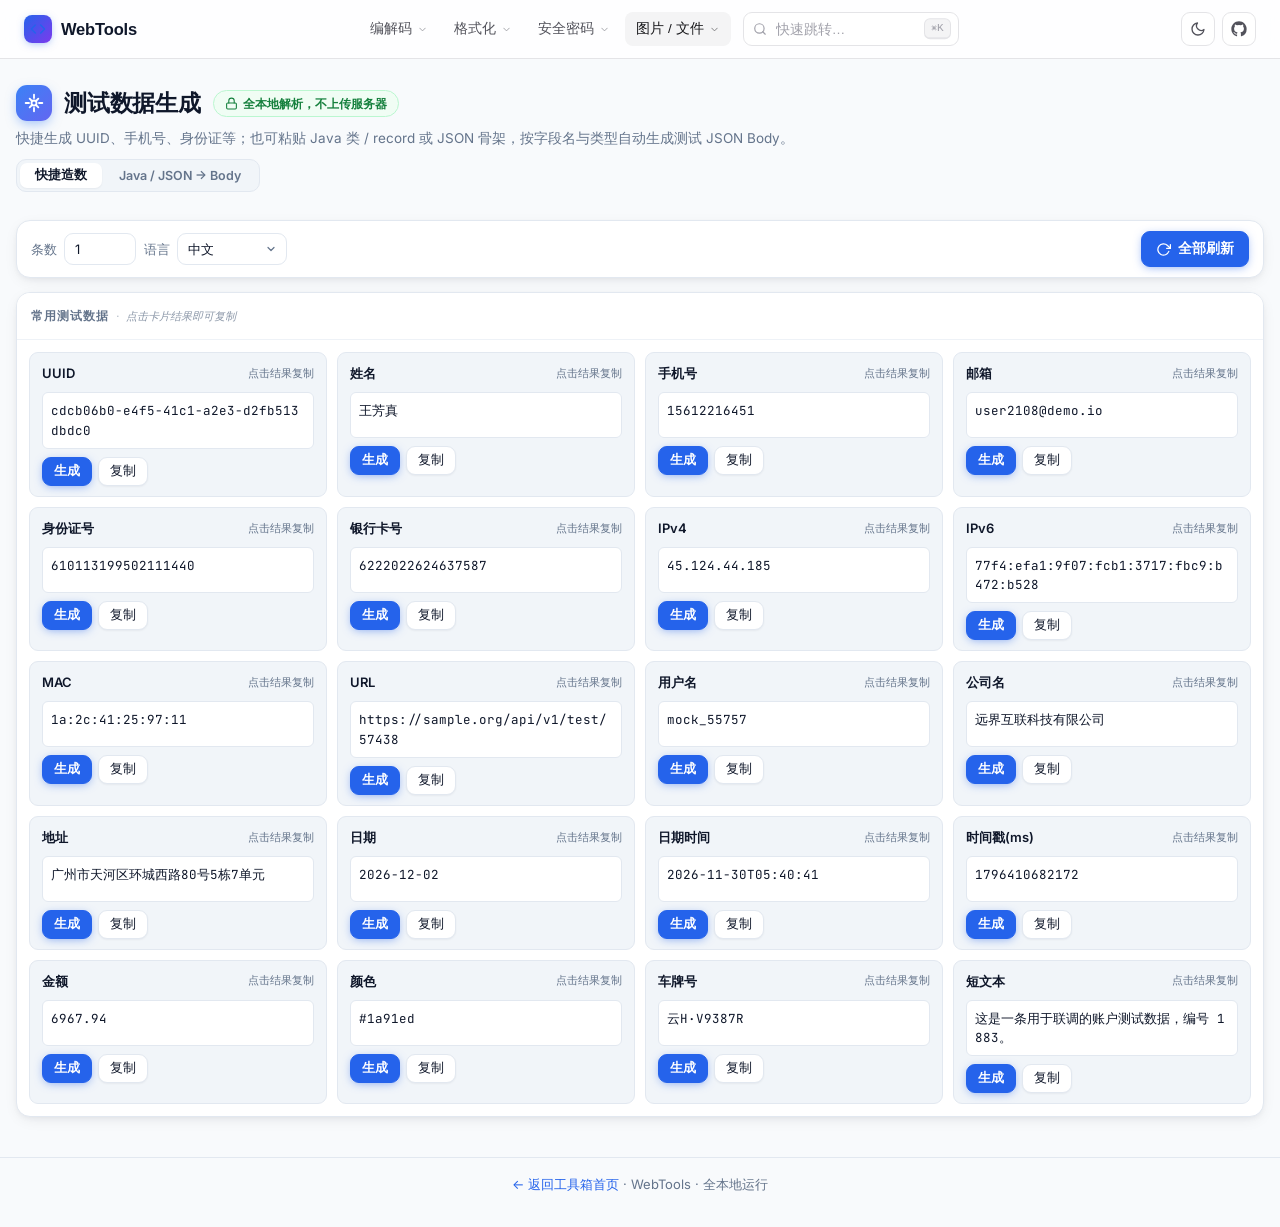
<file: tools/testdata.html>
<!DOCTYPE html>
<html lang="zh-CN">
<head>
  <meta charset="UTF-8" />
  <meta name="viewport" content="width=device-width, initial-scale=1.0" />
  <title>测试数据生成 · WebTools</title>
  <meta name="description" content="免费在线测试数据生成：UUID / 手机号 / 身份证等快捷造数，粘贴 Java 类或 JSON 骨架自动生成测试 JSON Body，全本地运行。" />
  <script>try{var _t=localStorage.getItem('webtools.theme');if(_t==='dark'||(!_t&&window.matchMedia&&matchMedia('(prefers-color-scheme: dark)').matches))document.documentElement.dataset.theme='dark';}catch(_e){}</script>
  <link rel="preconnect" href="https://fonts.googleapis.com" />
  <link rel="preconnect" href="https://fonts.gstatic.com" crossorigin />
  <link href="https://fonts.googleapis.com/css2?family=Inter:wght@400;500;600;700;800&family=JetBrains+Mono:wght@400;500;600;700&display=swap" rel="stylesheet" />
  <link rel="stylesheet" href="../assets/css/common.css?v=20261028g" />
  <link rel="stylesheet" href="../assets/css/nav.css?v=20261028c" />
  <link rel="icon" href="data:image/svg+xml,<svg xmlns='http://www.w3.org/2000/svg' viewBox='0 0 100 100'><text y='.9em' font-size='90'>🧬</text></svg>" />
</head>
<body class="tool-page">
    <!-- ============ 顶部导航（site-nav.js 渲染） ============ -->
  <div id="site-nav"></div>
  <script src="../assets/js/site-nav.js?v=20260925a"></script>

  <main class="container">
    <div class="page-title">
      <div class="title-row">
        <span class="title-badge" aria-hidden="true">
          <svg viewBox="0 0 24 24" fill="none" stroke="currentColor" stroke-width="2.2" stroke-linecap="round" stroke-linejoin="round"><path d="M12 2v4"/><path d="m6.8 6.8 2.8 2.8"/><path d="M2 12h4"/><path d="m6.8 17.2 2.8-2.8"/><path d="M12 18v4"/><path d="m17.2 17.2-2.8-2.8"/><path d="M18 12h4"/><path d="m17.2 6.8-2.8 2.8"/><circle cx="12" cy="12" r="3"/></svg>
        </span>
        <h1>测试数据生成</h1>
        <span class="badge-secure">
          <svg viewBox="0 0 24 24" fill="none" stroke="currentColor" stroke-width="2" stroke-linecap="round" stroke-linejoin="round"><rect width="18" height="11" x="3" y="11" rx="2"/><path d="M7 11V7a5 5 0 0 1 10 0v4"/></svg>
          全本地解析，不上传服务器
        </span>
      </div>
      <p>快捷生成 UUID、手机号、身份证等；也可粘贴 Java 类 / record 或 JSON 骨架，按字段名与类型自动生成测试 JSON Body。</p>
    </div>

    <div class="td-mode-bar">
      <div class="segmented" role="tablist" aria-label="模式">
        <button type="button" class="seg-btn td-mode active" data-mode="quick">快捷造数</button>
        <button type="button" class="seg-btn td-mode" data-mode="java">Java / JSON → Body</button>
      </div>
      <span class="spacer"></span>
    </div>

    <div id="alert" class="alert"></div>

    <div id="panel-quick" class="td-panel active">
      <div class="toolbar" role="toolbar" aria-label="快捷造数">
        <div class="tb-group">
          <label class="indent-label" for="quick-count">条数
            <input type="number" id="quick-count" class="field" value="1" min="1" max="20" style="width:72px" />
          </label>
          <label class="indent-label" for="opt-locale-quick">语言
            <select id="opt-locale-quick" class="field" style="width:110px">
              <option value="zh">中文</option>
              <option value="en">English</option>
            </select>
          </label>
        </div>
        <span class="spacer"></span>
        <button class="btn primary" id="btn-quick-all">
          <svg class="ic" viewBox="0 0 24 24" fill="none" stroke="currentColor" stroke-width="2" stroke-linecap="round" stroke-linejoin="round"><polyline points="23 4 23 10 17 10"/><path d="M20.49 15a9 9 0 1 1-2.12-9.36L23 10"/></svg>
          全部刷新
        </button>
      </div>
      <section class="pane" style="margin-bottom:40px">
        <div class="pane-header"><span class="pane-title">常用测试数据<em class="pane-sub">点击卡片结果即可复制</em></span></div>
        <div id="td-grid" class="td-grid"></div>
      </section>
    </div>

    <div id="panel-java" class="td-panel">
      <div class="toolbar" role="toolbar" aria-label="Java 生成 JSON">
        <div class="tb-group">
          <button class="btn primary" id="btn-gen-json" title="左侧粘贴后自动生成，点这里换一批随机值">
            <svg class="ic" viewBox="0 0 24 24" fill="none" stroke="currentColor" stroke-width="2" stroke-linecap="round" stroke-linejoin="round"><polyline points="23 4 23 10 17 10"/><path d="M20.49 15a9 9 0 1 1-2.12-9.36L23 10"/></svg>
            重新生成
          </button>
          <button class="btn" id="btn-sample">示例类</button>
          <button class="btn" id="btn-copy-json">复制 JSON</button>
          <button class="btn" id="btn-download">下载</button>
          <button class="btn ghost danger" id="btn-clear-java">清空</button>
        </div>
      </div>
      <section class="pane" style="margin-bottom:12px">
        <div class="pane-header"><span class="pane-title">生成选项<em class="pane-sub">改选项会立即重算</em></span></div>
        <div class="td-opts">
          <label>语言
            <select id="opt-locale" class="field">
              <option value="zh">中文</option>
              <option value="en">English</option>
            </select>
          </label>
          <label>List 条数
            <input type="number" id="opt-list" class="field" value="2" min="1" max="8" />
          </label>
          <label>字段名
            <select id="opt-keys" class="field">
              <option value="as-is">保持原样</option>
              <option value="snake">snake_case</option>
            </select>
          </label>
          <label>时间
            <select id="opt-time" class="field">
              <option value="iso">ISO 字符串</option>
              <option value="ms">时间戳 ms</option>
              <option value="s">时间戳 秒</option>
            </select>
          </label>
          <label>布尔
            <select id="opt-bool" class="field">
              <option value="random">随机</option>
              <option value="true">true</option>
              <option value="false">false</option>
            </select>
          </label>
          <label><input type="checkbox" id="opt-compact" /> 压缩 JSON</label>
        </div>
      </section>
      <div class="td-java-layout">
        <section class="pane">
          <div class="pane-header"><span class="pane-title">Java 类 / record / JSON 骨架<em class="pane-sub">粘贴即自动生成</em></span></div>
          <textarea id="ta-java" class="tall" spellcheck="false" placeholder="粘贴 Java 类、record，或一段 JSON 骨架，右侧自动生成。支持字段、内部类、List/Map、枚举、@JsonProperty。"></textarea>
        </section>
        <section class="pane">
          <div class="pane-header"><span class="pane-title">测试 JSON Body</span>
            <span class="actions"><span class="pane-sub" id="st-root" style="text-transform:none">等待输入</span></span>
          </div>
          <div class="output-wrap" style="min-height:360px"><pre id="out-json" class="td-json placeholder">—</pre></div>
        </section>
      </div>
      <p class="page-note">
        说明：按类型映射 + 字段名启发式填充（email / mobile / amount / createdAt 等）。识别不到的自定义类型若未贴出定义，会生成空对象 <code>{}</code>。
        身份证、银行卡仅用于联调格式校验，请勿当作真实证件使用。
      </p>
    </div>
  </main>

  <footer class="site-footer">
    <div class="container"><a href="../index.html">← 返回工具箱首页</a> · WebTools · 全本地运行</div>
  </footer>

  <script>
    (function(){var tg=document.getElementById('theme-toggle');if(tg)tg.addEventListener('click',function(){var d=document.documentElement;var dark=d.dataset.theme!=='dark';if(dark)d.dataset.theme='dark';else delete d.dataset.theme;try{localStorage.setItem('webtools.theme',dark?'dark':'light');}catch(e){}})})();
  </script>
  <script src="../assets/js/testdata.js?v=20260916e"></script>
</body>
</html>
</file>
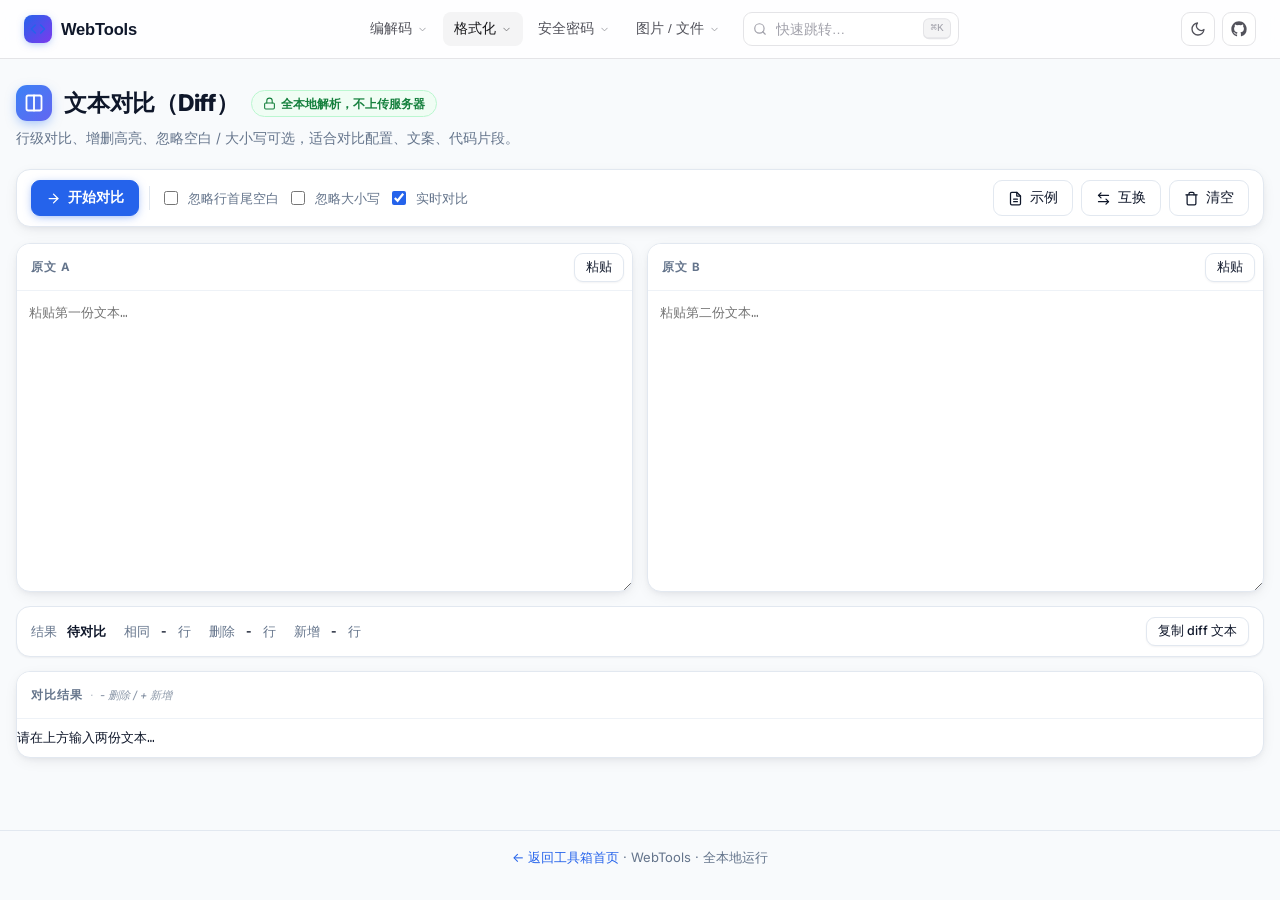
<file: tools/text-diff.html>
<!DOCTYPE html>
<html lang="zh-CN">
<head>
  <meta charset="UTF-8" />
  <meta name="viewport" content="width=device-width, initial-scale=1.0" />
  <title>文本对比 · WebTools</title>
  <meta name="description" content="免费在线文本对比：行级 diff 高亮、忽略空白/大小写可选、统计与结果复制，全本地运行。" />
  <script>try{var _t=localStorage.getItem('webtools.theme');if(_t==='dark'||(!_t&&window.matchMedia&&matchMedia('(prefers-color-scheme: dark)').matches))document.documentElement.dataset.theme='dark';}catch(_e){}</script>
  <link rel="preconnect" href="https://fonts.googleapis.com" />
  <link rel="preconnect" href="https://fonts.gstatic.com" crossorigin />
  <link href="https://fonts.googleapis.com/css2?family=Inter:wght@400;500;600;700;800&family=JetBrains+Mono:wght@400;500;600;700&display=swap" rel="stylesheet" />
  <link rel="stylesheet" href="../assets/css/common.css?v=20261028g" />
  <link rel="stylesheet" href="../assets/css/nav.css?v=20261028c" />
  <link rel="icon" href="data:image/svg+xml,<svg xmlns='http://www.w3.org/2000/svg' viewBox='0 0 100 100'><text y='.9em' font-size='90'>📝</text></svg>" />
</head>
<body class="tool-page">
    <!-- ============ 顶部导航（site-nav.js 渲染） ============ -->
  <div id="site-nav"></div>
  <script src="../assets/js/site-nav.js?v=20260925a"></script>

  <main class="container">
    <div class="page-title">
      <div class="title-row">
        <span class="title-badge" aria-hidden="true">
          <svg viewBox="0 0 24 24" fill="none" stroke="currentColor" stroke-width="2.2" stroke-linecap="round" stroke-linejoin="round"><rect width="18" height="18" x="3" y="3" rx="2"/><path d="M12 3v18"/></svg>
        </span>
        <h1>文本对比（Diff）</h1>
        <span class="badge-secure">
          <svg viewBox="0 0 24 24" fill="none" stroke="currentColor" stroke-width="2" stroke-linecap="round" stroke-linejoin="round"><rect width="18" height="11" x="3" y="11" rx="2"/><path d="M7 11V7a5 5 0 0 1 10 0v4"/></svg>
          全本地解析，不上传服务器
        </span>
      </div>
      <p>行级对比、增删高亮、忽略空白 / 大小写可选，适合对比配置、文案、代码片段。</p>
    </div>

    <div class="toolbar" role="toolbar" aria-label="文本对比操作">
      <div class="tb-group" role="group" aria-label="核心动作">
        <button class="btn primary" id="btn-diff">
          <svg class="ic" viewBox="0 0 24 24" fill="none" stroke="currentColor" stroke-width="2" stroke-linecap="round" stroke-linejoin="round"><line x1="5" y1="12" x2="19" y2="12"/><polyline points="12 5 19 12 12 19"/></svg>
          开始对比
        </button>
      </div>
      <div class="tb-divider" aria-hidden="true"></div>
      <div class="tb-group" role="group" aria-label="对比选项">
        <label class="indent-label"><input type="checkbox" id="chk-ws" /> 忽略行首尾空白</label>
        <label class="indent-label"><input type="checkbox" id="chk-case" /> 忽略大小写</label>
        <label class="indent-label"><input type="checkbox" id="chk-live" checked /> 实时对比</label>
      </div>
      <span class="spacer"></span>
      <div class="tb-group" role="group" aria-label="辅助动作">
        <button class="btn ghost" id="btn-sample">
          <svg class="ic" viewBox="0 0 24 24" fill="none" stroke="currentColor" stroke-width="2" stroke-linecap="round" stroke-linejoin="round"><path d="M14 2H6a2 2 0 0 0-2 2v16a2 2 0 0 0 2 2h12a2 2 0 0 0 2-2V8z"/><polyline points="14 2 14 8 20 8"/><line x1="9" y1="13" x2="15" y2="13"/><line x1="9" y1="17" x2="15" y2="17"/></svg>
          示例
        </button>
        <button class="btn ghost" id="btn-swap">
          <svg class="ic" viewBox="0 0 24 24" fill="none" stroke="currentColor" stroke-width="2" stroke-linecap="round" stroke-linejoin="round"><path d="M8 3 4 7l4 4"/><path d="M4 7h16"/><path d="m16 21 4-4-4-4"/><path d="M20 17H4"/></svg>
          互换
        </button>
        <button class="btn ghost danger" id="btn-clear">
          <svg class="ic" viewBox="0 0 24 24" fill="none" stroke="currentColor" stroke-width="2" stroke-linecap="round" stroke-linejoin="round"><polyline points="3 6 5 6 21 6"/><path d="M19 6v14a2 2 0 0 1-2 2H7a2 2 0 0 1-2-2V6m3 0V4a2 2 0 0 1 2-2h4a2 2 0 0 1 2 2v2"/></svg>
          清空
        </button>
      </div>
    </div>

    <div id="alert" class="alert"></div>

    <div class="workarea">
      <section class="pane">
        <div class="pane-header"><span class="pane-title">原文 A</span>
          <span class="actions"><button class="btn small" id="btn-paste-a">粘贴</button></span>
        </div>
        <textarea id="ta-a" class="tall" placeholder="粘贴第一份文本…" spellcheck="false"></textarea>
      </section>
      <section class="pane">
        <div class="pane-header"><span class="pane-title">原文 B</span>
          <span class="actions"><button class="btn small" id="btn-paste-b">粘贴</button></span>
        </div>
        <textarea id="ta-b" class="tall" placeholder="粘贴第二份文本…" spellcheck="false"></textarea>
      </section>
    </div>

    <div class="statusbar">
      <span class="st-item">结果&nbsp;<b id="st-status">待对比</b></span>
      <span class="st-item">相同&nbsp;<b id="st-eq">-</b>&nbsp;行</span>
      <span class="st-item">删除&nbsp;<b id="st-del">-</b>&nbsp;行</span>
      <span class="st-item">新增&nbsp;<b id="st-add">-</b>&nbsp;行</span>
      <span class="spacer" style="flex:1"></span>
      <button class="btn small" id="btn-copy">复制 diff 文本</button>
    </div>

    <section class="pane" style="margin-bottom:40px">
      <div class="pane-header"><span class="pane-title">对比结果<em class="pane-sub">- 删除 / + 新增</em></span></div>
      <div id="diff-view" class="diff-view">对比结果将显示在这里…</div>
    </section>
  </main>

  <footer class="site-footer">
    <div class="container"><a href="../index.html">← 返回工具箱首页</a> · WebTools · 全本地运行</div>
  </footer>

  <script>
    (function(){var tg=document.getElementById('theme-toggle');if(tg)tg.addEventListener('click',function(){var d=document.documentElement;var dark=d.dataset.theme!=='dark';if(dark)d.dataset.theme='dark';else delete d.dataset.theme;try{localStorage.setItem('webtools.theme',dark?'dark':'light');}catch(e){}})})();
  </script>
  <script src="../assets/js/text-diff.js"></script>
</body>
</html>
</file>
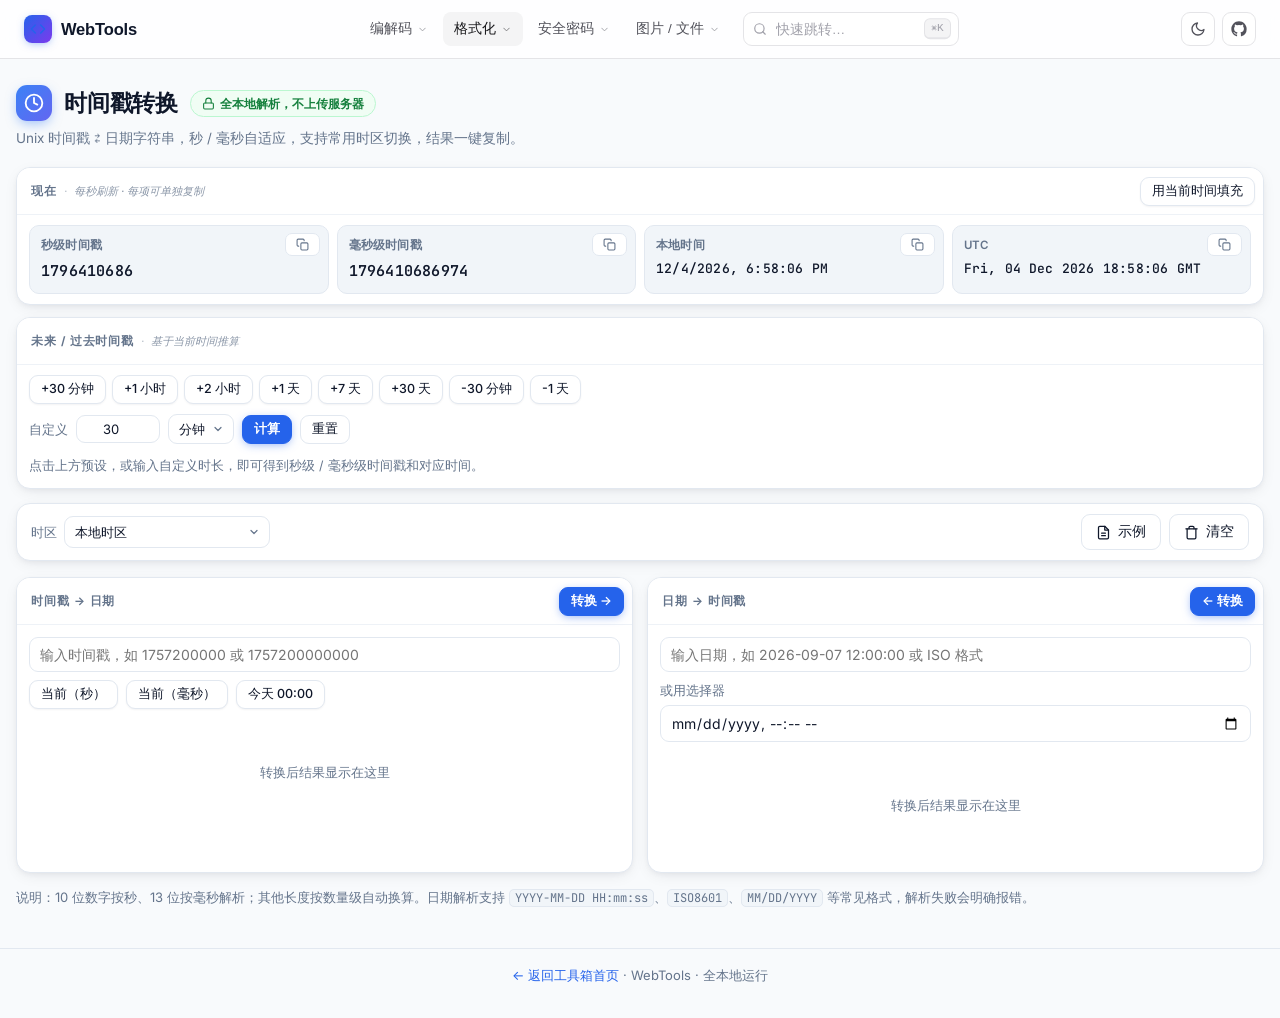
<file: tools/timestamp.html>
<!DOCTYPE html>
<html lang="zh-CN">
<head>
  <meta charset="UTF-8" />
  <meta name="viewport" content="width=device-width, initial-scale=1.0" />
  <title>时间戳转换 · WebTools</title>
  <meta name="description" content="免费在线 Unix 时间戳转换：时间戳 ⇄ 日期、毫秒/秒自适应、常用时区、ISO/UTC/本地格式、一键复制、未来时间戳计算，全本地运行。" />
  <script>try{var _t=localStorage.getItem('webtools.theme');if(_t==='dark'||(!_t&&window.matchMedia&&matchMedia('(prefers-color-scheme: dark)').matches))document.documentElement.dataset.theme='dark';}catch(_e){}</script>
  <link rel="preconnect" href="https://fonts.googleapis.com" />
  <link rel="preconnect" href="https://fonts.gstatic.com" crossorigin />
  <link href="https://fonts.googleapis.com/css2?family=Inter:wght@400;500;600;700;800&family=JetBrains+Mono:wght@400;500;600;700&display=swap" rel="stylesheet" />
  <link rel="stylesheet" href="../assets/css/common.css?v=20261028g" />
  <link rel="stylesheet" href="../assets/css/nav.css?v=20261028c" />
  <link rel="icon" href="data:image/svg+xml,<svg xmlns='http://www.w3.org/2000/svg' viewBox='0 0 100 100'><text y='.9em' font-size='90'>⏰</text></svg>" />
  <style>
    .ts-page { --ts-mono: var(--font-mono); }

    /* 顶部时钟：每项独立清晰的复制按钮 */
    .ts-clock { display: flex; flex-wrap: wrap; gap: 8px; padding: 10px 12px; }
    .ts-clock .ts-clock-item {
      position: relative;
      flex: 1 1 210px;
      min-width: 0;
      display: flex;
      flex-direction: column;
      gap: 4px;
      padding: 9px 11px 10px;
      border: 1px solid var(--border);
      border-radius: 10px;
      background: var(--surface);
    }
    .ts-clock .k { font-size: 11.5px; font-weight: 600; color: var(--muted); letter-spacing: .02em; padding-right: 74px; line-height: 20px; }
    .ts-clock .v { font-size: 15px; font-weight: 600; font-family: var(--ts-mono); word-break: break-all; letter-spacing: .2px; }
    .ts-clock .v.sm { font-size: 13px; font-weight: 500; }

    /* 小复制按钮：边框 + 底色，与数值明确分隔 */
    .ts-copy-small {
      position: absolute;
      top: 7px;
      right: 8px;
      display: inline-flex;
      align-items: center;
      gap: 4px;
      padding: 3px 8px;
      font-size: 11.5px;
      font-weight: 600;
      font-family: inherit;
      color: var(--muted);
      background: var(--card);
      border: 1px solid var(--border);
      border-radius: 7px;
      cursor: pointer;
      transition: color .15s var(--ease), background .15s var(--ease), border-color .15s var(--ease);
    }
    .ts-copy-small .ic { width: 12px; height: 12px; }
    .ts-copy-small:hover { color: var(--primary); border-color: var(--primary); background: var(--primary-soft); }
    .ts-copy-small:focus-visible { outline: 2px solid var(--primary); outline-offset: 2px; }
    .ts-copy-small span { display: none; }
    .ts-copy-small:hover span,
    .ts-copy-small:focus-visible span,
    .ts-clock-item:hover .ts-copy-small span,
    .ts-copy-small.ok span { display: inline; }
    .ts-clock-item.ok .ts-copy-small,
    .ts-copy-small.ok { color: var(--success); border-color: var(--success-border); background: var(--success-soft); }

    /* 未来 / 过去时间戳 */
    .ts-offset-body { padding: 10px 12px; display: flex; flex-direction: column; gap: 10px; }
    .ts-offset-quick { display: flex; flex-wrap: wrap; gap: 6px; }
    .ts-offset-custom { display: flex; flex-wrap: wrap; align-items: center; gap: 8px; font-size: 13px; color: var(--muted); }
    .ts-offset-custom .field { width: 84px; padding: 5px 8px; font-size: 13px; text-align: center; }
    .ts-offset-custom select { padding: 6px 28px 6px 10px; }
    .ts-offset-list { display: flex; flex-direction: column; gap: 6px; }
    .ts-offset-row {
      display: flex; align-items: center; gap: 10px;
      padding: 8px 10px;
      border: 1px solid var(--border-soft);
      border-radius: 10px;
      background: var(--surface);
      flex-wrap: wrap;
    }
    .ts-offset-row .lbl {
      font-size: 12px; font-weight: 700;
      min-width: 66px;
      padding: 3px 9px;
      border-radius: 999px;
      background: var(--primary-soft);
      color: var(--primary);
      text-align: center;
    }
    .ts-offset-row .num { font-family: var(--ts-mono); font-size: 14px; font-weight: 600; }
    .ts-offset-row .date { font-family: var(--ts-mono); font-size: 12.5px; color: var(--muted); flex: 1 1 150px; min-width: 0; word-break: break-all; }
    .ts-offset-actions { display: inline-flex; align-items: center; gap: 6px; margin-left: auto; }
    /* 秒 / 毫秒按钮：单位常驻，避免「已复制」把单位顶掉导致分不清复制了什么 */
    .ts-copy.ts-copy-unit { padding: 4px 9px 4px 8px; gap: 6px; min-width: 56px; justify-content: center; }
    .ts-copy-state { display: inline-flex; align-items: center; }
    .ts-copy-unit .ts-copy-label { font-family: var(--ts-mono); font-weight: 700; letter-spacing: .02em; }
    .ts-copy-unit.ok .ts-copy-label { color: var(--success); }
    .ts-del {
      display: inline-flex; align-items: center; justify-content: center;
      width: 26px; height: 26px;
      font-size: 12px;
      color: var(--muted);
      background: transparent;
      border: 1px solid transparent;
      border-radius: 7px;
      cursor: pointer;
      transition: color .15s var(--ease), background .15s var(--ease), border-color .15s var(--ease);
    }
    .ts-del:hover { color: var(--error); background: var(--error-soft); border-color: var(--error-border); }
    .ts-del:focus-visible { outline: 2px solid var(--primary); outline-offset: 2px; }
    .ts-offset-empty { font-size: 12.5px; color: var(--muted); padding: 2px 0; }

    /* 转换结果卡片 */
    .ts-results { display: flex; flex-direction: column; gap: 2px; }
    .ts-results.is-empty {
      display: flex; align-items: center; justify-content: center;
      min-height: 110px;
      color: var(--muted);
      font-size: 13px;
      text-align: center;
      padding: 16px;
    }
    .ts-row {
      display: flex; align-items: center; gap: 10px;
      padding: 6px 4px 6px 10px;
      border-bottom: 1px solid var(--border-soft);
      min-height: 40px;
      border-radius: 8px;
      transition: background .15s var(--ease);
    }
    .ts-row:last-child { border-bottom: 0; }
    .ts-row:hover { background: var(--surface); }
    .ts-row .lbl { font-size: 12px; color: var(--muted); min-width: 76px; flex-shrink: 0; }
    .ts-row .val {
      flex: 1; min-width: 0;
      font-family: var(--ts-mono);
      font-size: 13px;
      word-break: break-all;
      user-select: all;
      line-height: 1.5;
    }
    .ts-row.hl .val { font-size: 15px; font-weight: 600; }
    .ts-row.hl { background: var(--primary-soft); }

    /* 结果行复制按钮：默认描边弱显示，悬停整行时变主色，复制成功变绿 */
    .ts-copy {
      display: inline-flex; align-items: center; gap: 5px;
      flex-shrink: 0;
      padding: 4px 10px;
      font-size: 12px;
      font-weight: 600;
      font-family: inherit;
      line-height: 1.4;
      color: var(--muted);
      background: var(--card);
      border: 1px solid var(--border);
      border-radius: 7px;
      cursor: pointer;
      white-space: nowrap;
      transition: color .15s var(--ease), background .15s var(--ease), border-color .15s var(--ease);
    }
    .ts-copy .ic { width: 13px; height: 13px; flex-shrink: 0; }
    .ts-copy:hover { color: var(--primary); border-color: var(--primary); background: var(--primary-soft); }
    .ts-copy:focus-visible { outline: 2px solid var(--primary); outline-offset: 2px; }
    .ts-copy.ok { color: var(--success); border-color: var(--success-border); background: var(--success-soft); }
    .ts-offset-row .ts-copy { padding: 4px 9px; }

    /* 右下角浮层提示：复制/成功反馈，不再占据工具栏下方版面 */
    .ts-toast {
      position: fixed;
      right: 20px;
      bottom: 24px;
      z-index: 90;
      display: flex;
      align-items: center;
      gap: 8px;
      max-width: min(420px, calc(100vw - 32px));
      padding: 10px 15px;
      font-size: 13px;
      font-weight: 500;
      font-family: var(--font-sans);
      color: var(--text);
      background: var(--card);
      border: 1px solid var(--border);
      border-left: 3px solid var(--success);
      border-radius: 10px;
      box-shadow: var(--shadow-lg);
      opacity: 0;
      transform: translateY(10px) scale(.98);
      pointer-events: none;
      transition: opacity .2s var(--ease), transform .2s var(--ease);
    }
    .ts-toast .ic { width: 15px; height: 15px; color: var(--success); flex-shrink: 0; }
    .ts-toast span { word-break: break-all; font-family: var(--ts-mono); font-size: 12.5px; }
    .ts-toast.show { opacity: 1; transform: translateY(0) scale(1); }
    .ts-toast.error { border-left-color: var(--error); color: var(--error); }
    .ts-toast.error span { font-family: inherit; font-size: 13px; }

    /* 输入错误：内联提示，紧贴输入框 */
    .alert.is-inline { max-height: 240px; opacity: 1; padding: 8px 12px; margin: 0; }

    /* 待选中的输入高亮：转换后给输入框一个轻微反馈 */
    .field.is-invalid { border-color: var(--error-border); }
    @keyframes tsFlash { 0% { box-shadow: 0 0 0 0 var(--primary-soft); } 100% { box-shadow: 0 0 0 3px var(--primary-soft); } }
    .ts-pane-flash { animation: tsFlash .45s var(--ease); }

    @media (max-width: 860px) {
      .ts-clock .ts-clock-item { flex: 1 1 100%; }
      .ts-row .lbl { min-width: 68px; }
      .ts-offset-row .date { flex: 1 1 100%; order: 5; }
    }
  </style>
</head>
<body class="ts-page tool-page">
    <!-- ============ 顶部导航（site-nav.js 渲染） ============ -->
  <div id="site-nav"></div>
  <script src="../assets/js/site-nav.js?v=20260925a"></script>

  <main class="container">
    <div class="page-title">
      <div class="title-row">
        <span class="title-badge" aria-hidden="true">
          <svg viewBox="0 0 24 24" fill="none" stroke="currentColor" stroke-width="2.2" stroke-linecap="round" stroke-linejoin="round"><circle cx="12" cy="12" r="10"/><polyline points="12 6 12 12 16 14"/></svg>
        </span>
        <h1>时间戳转换</h1>
        <span class="badge-secure">
          <svg viewBox="0 0 24 24" fill="none" stroke="currentColor" stroke-width="2" stroke-linecap="round" stroke-linejoin="round"><rect width="18" height="11" x="3" y="11" rx="2"/><path d="M7 11V7a5 5 0 0 1 10 0v4"/></svg>
          全本地解析，不上传服务器
        </span>
      </div>
      <p>Unix 时间戳 ⇄ 日期字符串，秒 / 毫秒自适应，支持常用时区切换，结果一键复制。</p>
    </div>

    <!-- ============ 现在 ============ -->
    <section class="pane" style="margin:12px 0">
      <div class="pane-header"><span class="pane-title">现在<em class="pane-sub">每秒刷新 · 每项可单独复制</em></span>
        <span class="actions"><button class="btn small" id="btn-now">用当前时间填充</button></span>
      </div>
      <div class="ts-clock now-grid" id="now-grid">
        <div class="ts-clock-item" data-copied-holder data-copy-src="now-s">
          <span class="k">秒级时间戳</span>
          <span class="v" id="now-s">-</span>
          <button type="button" class="ts-copy-small ts-copy" data-copy-src="now-s" aria-label="复制秒级时间戳"><svg class="ic" viewBox="0 0 24 24" fill="none" stroke="currentColor" stroke-width="2" stroke-linecap="round" stroke-linejoin="round"><rect width="13" height="13" x="9" y="9" rx="2"/><path d="M5 15H4a2 2 0 0 1-2-2V4a2 2 0 0 1 2-2h9a2 2 0 0 1 2 2v1"/></svg><span>复制</span></button>
        </div>
        <div class="ts-clock-item" data-copied-holder data-copy-src="now-ms">
          <span class="k">毫秒级时间戳</span>
          <span class="v" id="now-ms">-</span>
          <button type="button" class="ts-copy-small ts-copy" data-copy-src="now-ms" aria-label="复制毫秒级时间戳"><svg class="ic" viewBox="0 0 24 24" fill="none" stroke="currentColor" stroke-width="2" stroke-linecap="round" stroke-linejoin="round"><rect width="13" height="13" x="9" y="9" rx="2"/><path d="M5 15H4a2 2 0 0 1-2-2V4a2 2 0 0 1 2-2h9a2 2 0 0 1 2 2v1"/></svg><span>复制</span></button>
        </div>
        <div class="ts-clock-item" data-copied-holder data-copy-src="now-local">
          <span class="k">本地时间</span>
          <span class="v sm" id="now-local">-</span>
          <button type="button" class="ts-copy-small ts-copy" data-copy-src="now-local" aria-label="复制本地时间"><svg class="ic" viewBox="0 0 24 24" fill="none" stroke="currentColor" stroke-width="2" stroke-linecap="round" stroke-linejoin="round"><rect width="13" height="13" x="9" y="9" rx="2"/><path d="M5 15H4a2 2 0 0 1-2-2V4a2 2 0 0 1 2-2h9a2 2 0 0 1 2 2v1"/></svg><span>复制</span></button>
        </div>
        <div class="ts-clock-item" data-copied-holder data-copy-src="now-utc">
          <span class="k">UTC</span>
          <span class="v sm" id="now-utc">-</span>
          <button type="button" class="ts-copy-small ts-copy" data-copy-src="now-utc" aria-label="复制 UTC 时间"><svg class="ic" viewBox="0 0 24 24" fill="none" stroke="currentColor" stroke-width="2" stroke-linecap="round" stroke-linejoin="round"><rect width="13" height="13" x="9" y="9" rx="2"/><path d="M5 15H4a2 2 0 0 1-2-2V4a2 2 0 0 1 2-2h9a2 2 0 0 1 2 2v1"/></svg><span>复制</span></button>
        </div>
      </div>
    </section>

    <!-- ============ 未来 / 过去时间戳 ============ -->
    <section class="pane" style="margin:0 0 14px">
      <div class="pane-header"><span class="pane-title">未来 / 过去时间戳<em class="pane-sub">基于当前时间推算</em></span></div>
      <div class="ts-offset-body">
        <div class="ts-offset-quick" id="offset-quick">
          <button class="btn small" data-offset-min="30">+30 分钟</button>
          <button class="btn small" data-offset-min="60">+1 小时</button>
          <button class="btn small" data-offset-min="120">+2 小时</button>
          <button class="btn small" data-offset-min="1440">+1 天</button>
          <button class="btn small" data-offset-min="10080">+7 天</button>
          <button class="btn small" data-offset-min="43200">+30 天</button>
          <button class="btn small" data-offset-min="-30">-30 分钟</button>
          <button class="btn small" data-offset-min="-1440">-1 天</button>
        </div>
        <div class="ts-offset-custom">
          <span>自定义</span>
          <label class="indent-label" for="offset-num" style="gap:6px">
            <input type="number" id="offset-num" class="field" value="30" min="0" step="1" />
          </label>
          <select id="offset-unit" class="select" aria-label="时间单位">
            <option value="sec">秒</option>
            <option value="min" selected>分钟</option>
            <option value="hour">小时</option>
            <option value="day">天</option>
          </select>
          <button class="btn small primary" id="btn-offset-add">计算</button>
          <button class="btn small ghost" id="btn-offset-reset">重置</button>
        </div>
        <div class="ts-offset-list" id="offset-list">
          <div class="ts-offset-empty">点击上方预设，或输入自定义时长，即可得到秒级 / 毫秒级时间戳和对应时间。</div>
        </div>
      </div>
    </section>

    <!-- ============ 工具栏 ============ -->
    <div class="toolbar" role="toolbar" aria-label="时间戳操作">
      <div class="tb-group" role="group" aria-label="格式设置">
        <label class="indent-label" for="sel-tz">时区
          <select id="sel-tz">
          <option value="local" selected>本地时区</option>
          <option value="UTC">UTC</option>
          <option value="Asia/Shanghai">Asia/Shanghai（北京时间）</option>
          <option value="Asia/Tokyo">Asia/Tokyo</option>
          <option value="Europe/London">Europe/London</option>
          <option value="Europe/Paris">Europe/Paris</option>
          <option value="America/New_York">America/New_York</option>
          <option value="America/Los_Angeles">America/Los_Angeles</option>
        </select>
      </label>
      </div>
      <span class="spacer"></span>
      <div class="tb-group" role="group" aria-label="辅助动作">
        <button class="btn ghost" id="btn-sample">
          <svg class="ic" viewBox="0 0 24 24" fill="none" stroke="currentColor" stroke-width="2" stroke-linecap="round" stroke-linejoin="round"><path d="M14 2H6a2 2 0 0 0-2 2v16a2 2 0 0 0 2 2h12a2 2 0 0 0 2-2V8z"/><polyline points="14 2 14 8 20 8"/><line x1="9" y1="13" x2="15" y2="13"/><line x1="9" y1="17" x2="15" y2="17"/></svg>
          示例
        </button>
        <button class="btn ghost danger" id="btn-clear">
          <svg class="ic" viewBox="0 0 24 24" fill="none" stroke="currentColor" stroke-width="2" stroke-linecap="round" stroke-linejoin="round"><polyline points="3 6 5 6 21 6"/><path d="M19 6v14a2 2 0 0 1-2 2H7a2 2 0 0 1-2-2V6m3 0V4a2 2 0 0 1 2-2h4a2 2 0 0 1 2 2v2"/></svg>
          清空
        </button>
      </div>
    </div>

    <div id="alert" class="alert" role="status" aria-live="polite"></div>

    <div class="workarea">
      <section class="pane" id="pane-t2d">
        <div class="pane-header"><span class="pane-title">时间戳 → 日期</span>
          <span class="actions"><button class="btn small primary" id="btn-t2d">转换 →</button></span>
        </div>
        <div style="padding:12px;display:flex;flex-direction:column;gap:8px">
          <input id="in-ts" class="field" inputmode="numeric" placeholder="输入时间戳，如 1757200000 或 1757200000000" />
          <div style="display:flex;gap:8px;flex-wrap:wrap">
            <button class="btn small" data-ts="now-s">当前（秒）</button>
            <button class="btn small" data-ts="now-ms">当前（毫秒）</button>
            <button class="btn small" data-ts="day">今天 00:00</button>
          </div>
          <div id="out-date" class="ts-results is-empty">转换后结果显示在这里</div>
        </div>
      </section>

      <section class="pane" id="pane-d2t">
        <div class="pane-header"><span class="pane-title">日期 → 时间戳</span>
          <span class="actions"><button class="btn small primary" id="btn-d2t">← 转换</button></span>
        </div>
        <div style="padding:12px;display:flex;flex-direction:column;gap:8px">
          <input id="in-date" class="field" placeholder="输入日期，如 2026-09-07 12:00:00 或 ISO 格式" />
          <label style="font-size:13px;color:var(--muted)">或用选择器 <input type="datetime-local" id="in-picker" class="field" style="margin-top:4px;width:100%" /></label>
          <div id="out-ts" class="ts-results is-empty">转换后结果显示在这里</div>
        </div>
      </section>
    </div>

    <p class="page-note">
      说明：10 位数字按秒、13 位按毫秒解析；其他长度按数量级自动换算。日期解析支持
      <code>YYYY-MM-DD HH:mm:ss</code>、<code>ISO8601</code>、<code>MM/DD/YYYY</code> 等常见格式，解析失败会明确报错。
    </p>
  </main>

  <footer class="site-footer">
    <div class="container"><a href="../index.html">← 返回工具箱首页</a> · WebTools · 全本地运行</div>
  </footer>

  <script>
    (function(){var tg=document.getElementById('theme-toggle');if(tg)tg.addEventListener('click',function(){var d=document.documentElement;var dark=d.dataset.theme!=='dark';if(dark)d.dataset.theme='dark';else delete d.dataset.theme;try{localStorage.setItem('webtools.theme',dark?'dark':'light');}catch(e){}})})();
  </script>
  <script src="../assets/js/timestamp.js?v=20261028ts"></script>
</body>
</html>
</file>
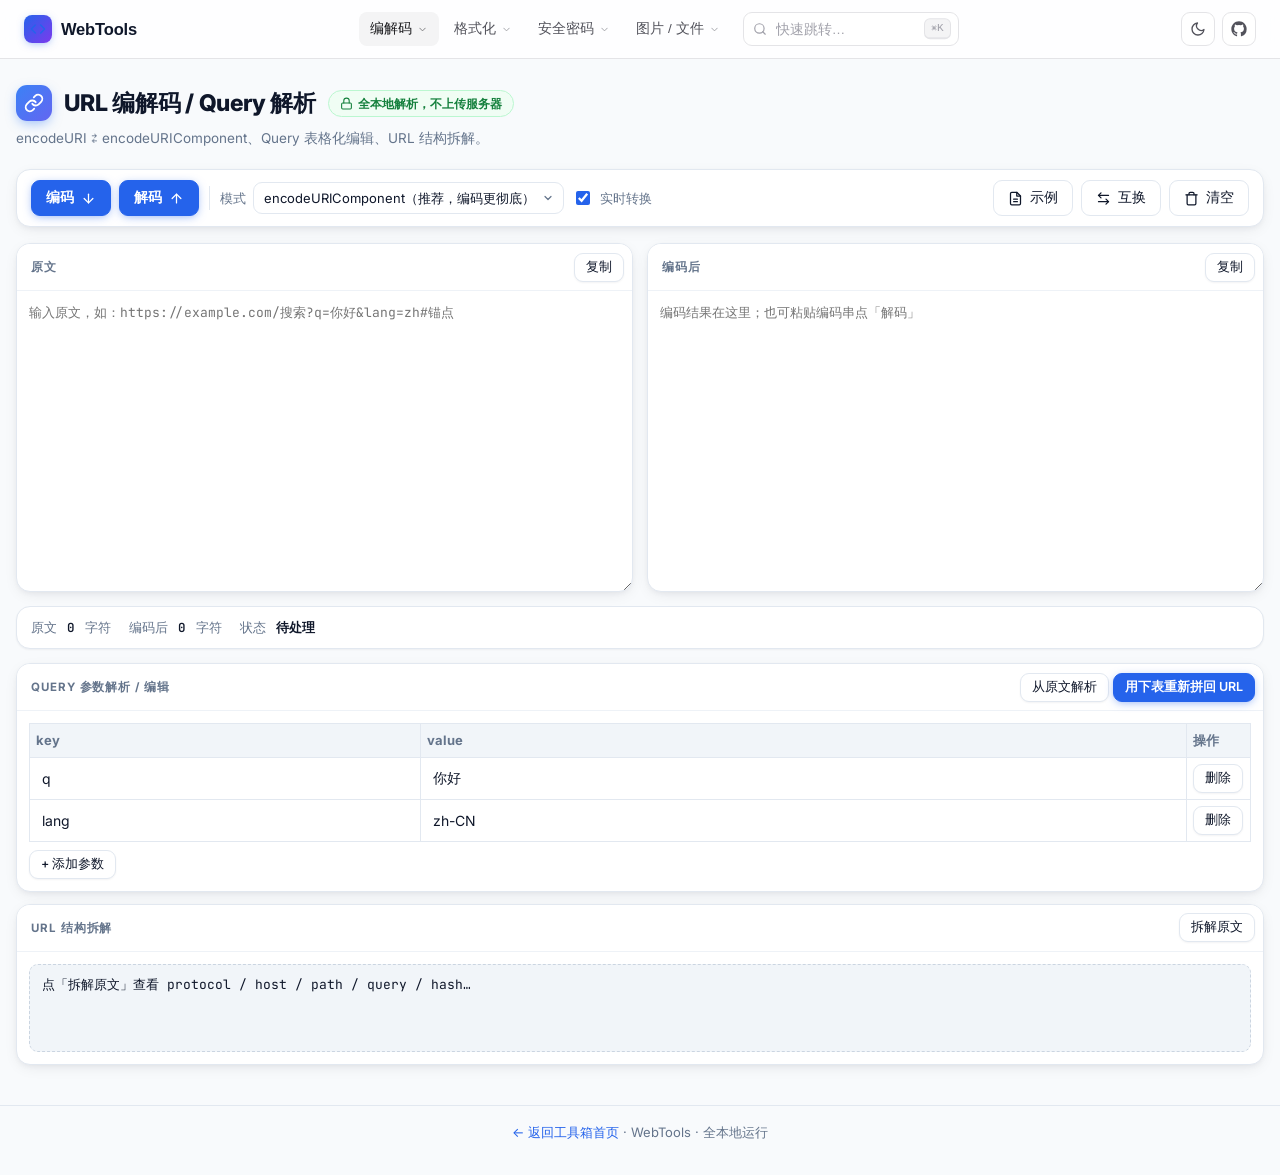
<file: tools/url-codec.html>
<!DOCTYPE html>
<html lang="zh-CN">
<head>
  <meta charset="UTF-8" />
  <meta name="viewport" content="width=device-width, initial-scale=1.0" />
  <title>URL 编解码 · WebTools</title>
  <meta name="description" content="免费在线 URL 编解码：encodeURI/Component、Query 参数解析与回拼、URL 结构拆解，全本地运行。" />
  <script>try{var _t=localStorage.getItem('webtools.theme');if(_t==='dark'||(!_t&&window.matchMedia&&matchMedia('(prefers-color-scheme: dark)').matches))document.documentElement.dataset.theme='dark';}catch(_e){}</script>
  <link rel="preconnect" href="https://fonts.googleapis.com" />
  <link rel="preconnect" href="https://fonts.gstatic.com" crossorigin />
  <link href="https://fonts.googleapis.com/css2?family=Inter:wght@400;500;600;700;800&family=JetBrains+Mono:wght@400;500;600;700&display=swap" rel="stylesheet" />
  <link rel="stylesheet" href="../assets/css/common.css?v=20261028g" />
  <link rel="stylesheet" href="../assets/css/nav.css?v=20261028c" />
  <link rel="icon" href="data:image/svg+xml,<svg xmlns='http://www.w3.org/2000/svg' viewBox='0 0 100 100'><text y='.9em' font-size='90'>🔗</text></svg>" />
</head>
<body class="tool-page">
    <!-- ============ 顶部导航（site-nav.js 渲染） ============ -->
  <div id="site-nav"></div>
  <script src="../assets/js/site-nav.js?v=20260925a"></script>

  <main class="container">
    <div class="page-title">
      <div class="title-row">
        <span class="title-badge" aria-hidden="true">
          <svg viewBox="0 0 24 24" fill="none" stroke="currentColor" stroke-width="2.2" stroke-linecap="round" stroke-linejoin="round"><path d="M10 13a5 5 0 0 0 7.54.54l3-3a5 5 0 0 0-7.07-7.07l-1.72 1.71"/><path d="M14 11a5 5 0 0 0-7.54-.54l-3 3a5 5 0 0 0 7.07 7.07l1.71-1.71"/></svg>
        </span>
        <h1>URL 编解码 / Query 解析</h1>
        <span class="badge-secure">
          <svg viewBox="0 0 24 24" fill="none" stroke="currentColor" stroke-width="2" stroke-linecap="round" stroke-linejoin="round"><rect width="18" height="11" x="3" y="11" rx="2"/><path d="M7 11V7a5 5 0 0 1 10 0v4"/></svg>
          全本地解析，不上传服务器
        </span>
      </div>
      <p>encodeURI ⇄ encodeURIComponent、Query 表格化编辑、URL 结构拆解。</p>
    </div>

    <div class="toolbar" role="toolbar" aria-label="URL 操作">
      <div class="tb-group" role="group" aria-label="核心动作">
        <button class="btn primary" id="btn-encode">编码
          <svg class="ic" viewBox="0 0 24 24" fill="none" stroke="currentColor" stroke-width="2" stroke-linecap="round" stroke-linejoin="round"><line x1="12" y1="5" x2="12" y2="19"/><polyline points="19 12 12 19 5 12"/></svg>
        </button>
        <button class="btn primary" id="btn-decode">解码
          <svg class="ic" viewBox="0 0 24 24" fill="none" stroke="currentColor" stroke-width="2" stroke-linecap="round" stroke-linejoin="round"><line x1="12" y1="19" x2="12" y2="5"/><polyline points="5 12 12 5 19 12"/></svg>
        </button>
      </div>
      <div class="tb-divider" aria-hidden="true"></div>
      <div class="tb-group" role="group" aria-label="转换选项">
        <label class="indent-label" for="sel-mode">模式
          <select id="sel-mode">
            <option value="component" selected>encodeURIComponent（推荐，编码更彻底）</option>
            <option value="uri">encodeURI（保留 : / ? # & = 等）</option>
          </select>
        </label>
        <label class="indent-label"><input type="checkbox" id="chk-live" checked /> 实时转换</label>
      </div>
      <span class="spacer"></span>
      <div class="tb-group" role="group" aria-label="辅助动作">
        <button class="btn ghost" id="btn-sample">
          <svg class="ic" viewBox="0 0 24 24" fill="none" stroke="currentColor" stroke-width="2" stroke-linecap="round" stroke-linejoin="round"><path d="M14 2H6a2 2 0 0 0-2 2v16a2 2 0 0 0 2 2h12a2 2 0 0 0 2-2V8z"/><polyline points="14 2 14 8 20 8"/><line x1="9" y1="13" x2="15" y2="13"/><line x1="9" y1="17" x2="15" y2="17"/></svg>
          示例
        </button>
        <button class="btn ghost" id="btn-swap">
          <svg class="ic" viewBox="0 0 24 24" fill="none" stroke="currentColor" stroke-width="2" stroke-linecap="round" stroke-linejoin="round"><path d="M8 3 4 7l4 4"/><path d="M4 7h16"/><path d="m16 21 4-4-4-4"/><path d="M20 17H4"/></svg>
          互换
        </button>
        <button class="btn ghost danger" id="btn-clear">
          <svg class="ic" viewBox="0 0 24 24" fill="none" stroke="currentColor" stroke-width="2" stroke-linecap="round" stroke-linejoin="round"><polyline points="3 6 5 6 21 6"/><path d="M19 6v14a2 2 0 0 1-2 2H7a2 2 0 0 1-2-2V6m3 0V4a2 2 0 0 1 2-2h4a2 2 0 0 1 2 2v2"/></svg>
          清空
        </button>
      </div>
    </div>

    <div id="alert" class="alert"></div>

    <div class="workarea">
      <section class="pane">
        <div class="pane-header"><span class="pane-title">原文</span>
          <span class="actions"><button class="btn small" id="btn-copy-raw">复制</button></span>
        </div>
        <textarea id="ta-raw" class="tall" placeholder="输入原文，如：https://example.com/搜索?q=你好&lang=zh#锚点" spellcheck="false"></textarea>
      </section>
      <section class="pane">
        <div class="pane-header"><span class="pane-title">编码后</span>
          <span class="actions"><button class="btn small" id="btn-copy-enc">复制</button></span>
        </div>
        <textarea id="ta-enc" class="tall" placeholder="编码结果在这里；也可粘贴编码串点「解码」" spellcheck="false"></textarea>
      </section>
    </div>

    <div class="statusbar">
      <span class="st-item">原文&nbsp;<b id="st-raw">0</b>&nbsp;字符</span>
      <span class="st-item">编码后&nbsp;<b id="st-enc">0</b>&nbsp;字符</span>
      <span class="st-item">状态&nbsp;<b id="st-status">待处理</b></span>
    </div>

    <section class="pane" style="margin-bottom:12px">
        <div class="pane-header"><span class="pane-title">Query 参数解析 / 编辑</span>
        <span class="actions">
          <button class="btn small" id="btn-parse">从原文解析</button>
          <button class="btn small primary" id="btn-build">用下表重新拼回 URL</button>
        </span>
      </div>
      <div style="padding:12px">
        <table class="kv-table" id="kv-table">
          <thead><tr><th style="width:32%">key</th><th>value</th><th style="width:64px">操作</th></tr></thead>
          <tbody id="kv-body"></tbody>
        </table>
        <div style="display:flex;gap:8px;margin-top:8px">
          <button class="btn small" id="btn-add-row">+ 添加参数</button>
        </div>
      </div>
    </section>

    <section class="pane" style="margin-bottom:40px">
        <div class="pane-header"><span class="pane-title">URL 结构拆解</span>
        <span class="actions"><button class="btn small" id="btn-split">拆解原文</button></span>
      </div>
      <div id="url-parts" class="result-box" style="margin:12px">点「拆解原文」查看 protocol / host / path / query / hash…</div>
    </section>
  </main>

  <footer class="site-footer">
    <div class="container"><a href="../index.html">← 返回工具箱首页</a> · WebTools · 全本地运行</div>
  </footer>

  <script>
    (function(){var tg=document.getElementById('theme-toggle');if(tg)tg.addEventListener('click',function(){var d=document.documentElement;var dark=d.dataset.theme!=='dark';if(dark)d.dataset.theme='dark';else delete d.dataset.theme;try{localStorage.setItem('webtools.theme',dark?'dark':'light');}catch(e){}})})();
  </script>
  <script src="../assets/js/url-codec.js"></script>
</body>
</html>
</file>
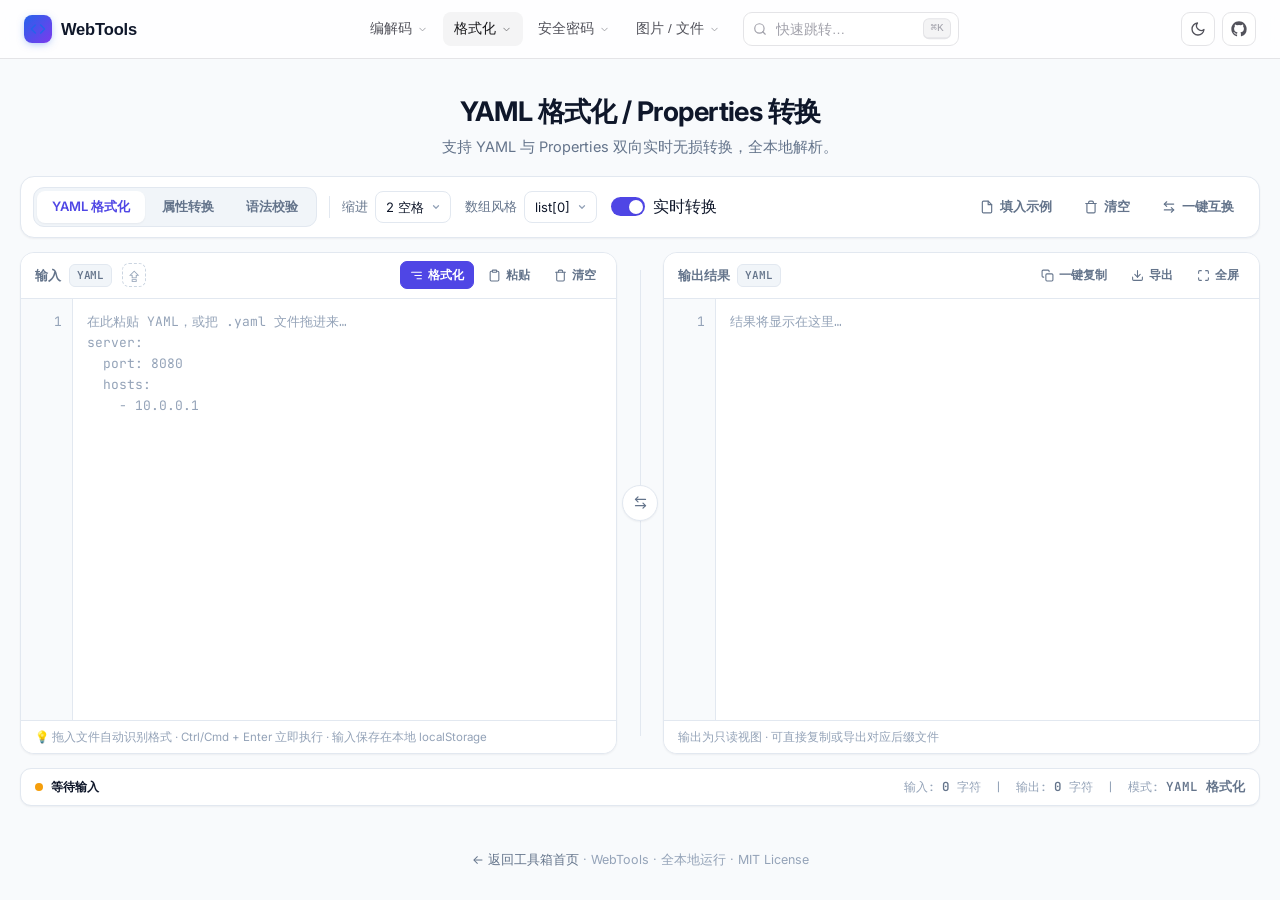
<file: tools/yaml.html>
<!DOCTYPE html>
<html lang="zh-CN">
<head>
  <meta charset="UTF-8" />
  <meta name="viewport" content="width=device-width, initial-scale=1.0" />
  <title>YAML 格式化 / Properties 转换 · WebTools</title>
  <meta name="description" content="支持 YAML 与 Properties 双向实时无损转换，语法校验与行号报错，全本地解析。" />
  <script>try{var _t=localStorage.getItem('webtools.theme');if(_t==='dark'||(!_t&&window.matchMedia&&matchMedia('(prefers-color-scheme: dark)').matches))document.documentElement.dataset.theme='dark';}catch(_e){}</script>
  <link rel="preconnect" href="https://fonts.googleapis.com" />
  <link rel="preconnect" href="https://fonts.gstatic.com" crossorigin />
  <link href="https://fonts.googleapis.com/css2?family=Inter:wght@400;500;600;700;800&family=JetBrains+Mono:wght@400;500;600;700&display=swap" rel="stylesheet" />
  <link rel="stylesheet" href="../assets/css/common.css?v=20261028g" />
  <link rel="stylesheet" href="../assets/css/nav.css?v=20261028c" />
  <link rel="stylesheet" href="../assets/css/yaml.css?v=20261028e" />
  <link rel="icon" href="data:image/svg+xml,<svg xmlns='http://www.w3.org/2000/svg' viewBox='0 0 100 100'><text y='.9em' font-size='90'>🧾</text></svg>" />
</head>
<body class="tool-page">
  <!-- ============ 顶部导航（与全站一致的扁平工具导航） ============ -->
    <!-- ============ 顶部导航（site-nav.js 渲染） ============ -->
  <div id="site-nav"></div>
  <script src="../assets/js/site-nav.js?v=20260925a"></script>

  <main class="wrap">
    <!-- ============ 标题 ============ -->
    <section class="hero">
      <h1>YAML 格式化 / Properties 转换</h1>
      <p>支持 YAML 与 Properties 双向实时无损转换，全本地解析。</p>
    </section>

    <!-- ============ 控制栏 ============ -->
    <div class="ctl" role="toolbar" aria-label="工具控制面板">
      <div class="tabs" role="tablist" aria-label="核心模式">
        <button class="tab active" id="tab-format" data-mode="format" role="tab" aria-selected="true">YAML 格式化</button>
        <button class="tab" id="tab-convert" data-mode="convert" role="tab" aria-selected="false">属性转换</button>
        <button class="tab" id="tab-validate" data-mode="validate" role="tab" aria-selected="false">语法校验</button>
      </div>

      <div class="dir-chip" id="dir-chip" title="点击切换转换方向">
        <span id="dir-text">YAML → Properties</span>
        <button type="button" id="btn-dir-flip" title="反转方向" aria-label="反转转换方向">
          <svg viewBox="0 0 24 24" fill="none" stroke="currentColor" stroke-width="2.4" stroke-linecap="round" stroke-linejoin="round"><path d="M8 3 4 7l4 4"/><path d="M4 7h16"/><path d="m16 21 4-4-4-4"/><path d="M20 17H4"/></svg>
        </button>
      </div>

      <div class="ctl-sep" aria-hidden="true"></div>

      <div class="params">
        <label class="param">缩进
          <select id="sel-indent" class="sel">
            <option value="2" selected>2 空格</option>
            <option value="4">4 空格</option>
          </select>
        </label>
        <label class="param">数组风格
          <select id="sel-array" class="sel" title="YAML 数组转 Properties 的键风格">
            <option value="index" selected>list[0]</option>
            <option value="dot">list.0</option>
          </select>
        </label>
        <label class="switch" title="输入时自动实时转换">
          <input type="checkbox" id="chk-live" checked />
          <span class="track"></span>
          <span>实时转换</span>
        </label>
      </div>

      <div class="ctl-actions">
        <button class="btn-ghost" id="btn-sample">
          <svg viewBox="0 0 24 24" fill="none" stroke="currentColor" stroke-width="2" stroke-linecap="round" stroke-linejoin="round"><path d="M14 2H6a2 2 0 0 0-2 2v16a2 2 0 0 0 2 2h12a2 2 0 0 0 2-2V8z"/><polyline points="14 2 14 8 20 8"/></svg>
          填入示例
        </button>
        <button class="btn-ghost" id="btn-clear">
          <svg viewBox="0 0 24 24" fill="none" stroke="currentColor" stroke-width="2" stroke-linecap="round" stroke-linejoin="round"><polyline points="3 6 5 6 21 6"/><path d="M19 6v14a2 2 0 0 1-2 2H7a2 2 0 0 1-2-2V6m3 0V4a2 2 0 0 1 2-2h4a2 2 0 0 1 2 2v2"/></svg>
          清空
        </button>
        <button class="btn-ghost" id="btn-swap">
          <svg viewBox="0 0 24 24" fill="none" stroke="currentColor" stroke-width="2" stroke-linecap="round" stroke-linejoin="round"><path d="M8 3 4 7l4 4"/><path d="M4 7h16"/><path d="m16 21 4-4-4-4"/><path d="M20 17H4"/></svg>
          一键互换
        </button>
      </div>
    </div>

    <!-- ============ 双栏视口 ============ -->
    <div class="vp" id="vp">
      <!-- 左：输入 -->
      <section class="pane" id="pane-in">
        <div class="pane-head">
          <span class="pane-title">输入 <em class="lang-chip" id="in-lang">YAML</em></span>
          <span class="drop-ico" id="drop-ico" title="支持拖入 .yaml / .yml / .properties 文件">⇪</span>
          <div class="pane-actions">
            <button class="btn-xs primary" id="btn-format-now" title="切换到 YAML 格式化并立即执行（Ctrl/Cmd + Enter）">
              <svg viewBox="0 0 24 24" fill="none" stroke="currentColor" stroke-width="2" stroke-linecap="round" stroke-linejoin="round"><line x1="21" y1="6" x2="3" y2="6"/><line x1="21" y1="12" x2="9" y2="12"/><line x1="21" y1="18" x2="13" y2="18"/></svg>
              格式化
            </button>
            <button class="btn-xs" id="btn-paste">
              <svg viewBox="0 0 24 24" fill="none" stroke="currentColor" stroke-width="2" stroke-linecap="round" stroke-linejoin="round"><rect width="8" height="4" x="8" y="2" rx="1"/><path d="M16 4h2a2 2 0 0 1 2 2v14a2 2 0 0 1-2 2H6a2 2 0 0 1-2-2V6a2 2 0 0 1 2-2h2"/></svg>
              粘贴
            </button>
            <button class="btn-xs" id="btn-clear-in">
              <svg viewBox="0 0 24 24" fill="none" stroke="currentColor" stroke-width="2" stroke-linecap="round" stroke-linejoin="round"><path d="M3 6h18"/><path d="M19 6v14a2 2 0 0 1-2 2H7a2 2 0 0 1-2-2V6"/><path d="M8 6V4a2 2 0 0 1 2-2h4a2 2 0 0 1 2 2v2"/></svg>
              清空
            </button>
          </div>
        </div>
        <div class="ed">
          <div class="gutter" id="gut-in" aria-hidden="true"><div class="gutter-inner" id="gut-in-inner"></div></div>
          <div class="code-wrap">
            <pre id="hl-in" aria-hidden="true"></pre>
            <textarea id="ta-in" wrap="off" spellcheck="false" placeholder="在此粘贴 YAML 或 Properties，或把文件拖进来…&#10;server:&#10;  port: 8080&#10;  hosts:&#10;    - 10.0.0.1"></textarea>
          </div>
        </div>
        <div class="pane-foot">💡 拖入文件自动识别格式 · Ctrl/Cmd + Enter 立即执行 · 输入保存在本地 localStorage</div>
      </section>

      <!-- 中间：交换 -->
      <div class="vp-div">
        <button class="swap-btn" id="btn-exchange" title="交换输入 / 输出并反转转换方向" aria-label="交换输入输出">
          <svg viewBox="0 0 24 24" fill="none" stroke="currentColor" stroke-width="2" stroke-linecap="round" stroke-linejoin="round"><path d="M8 3 4 7l4 4"/><path d="M4 7h16"/><path d="m16 21 4-4-4-4"/><path d="M20 17H4"/></svg>
        </button>
      </div>

      <!-- 右：输出 -->
      <section class="pane" id="pane-out">
        <div class="pane-head">
          <span class="pane-title">输出结果 <em class="lang-chip" id="out-lang">YAML</em></span>
          <div class="pane-actions">
            <button class="btn-xs" id="btn-copy-out">
              <svg viewBox="0 0 24 24" fill="none" stroke="currentColor" stroke-width="2" stroke-linecap="round" stroke-linejoin="round"><rect width="13" height="13" x="9" y="9" rx="2"/><path d="M5 15H4a2 2 0 0 1-2-2V4a2 2 0 0 1 2-2h9a2 2 0 0 1 2 2v1"/></svg>
              一键复制
            </button>
            <button class="btn-xs" id="btn-download">
              <svg viewBox="0 0 24 24" fill="none" stroke="currentColor" stroke-width="2" stroke-linecap="round" stroke-linejoin="round"><path d="M21 15v4a2 2 0 0 1-2 2H5a2 2 0 0 1-2-2v-4"/><polyline points="7 10 12 15 17 10"/><line x1="12" y1="15" x2="12" y2="3"/></svg>
              导出
            </button>
            <button class="btn-xs" id="btn-full" title="全屏预览（Esc 退出）">
              <svg viewBox="0 0 24 24" fill="none" stroke="currentColor" stroke-width="2" stroke-linecap="round" stroke-linejoin="round"><path d="M8 3H5a2 2 0 0 0-2 2v3"/><path d="M21 8V5a2 2 0 0 0-2-2h-3"/><path d="M3 16v3a2 2 0 0 0 2 2h3"/><path d="M16 21h3a2 2 0 0 0 2-2v-3"/></svg>
              全屏
            </button>
          </div>
        </div>
        <div class="ed">
          <div class="gutter" id="gut-out" aria-hidden="true"><div class="gutter-inner" id="gut-out-inner"></div></div>
          <div class="code-wrap">
            <pre id="hl-out" aria-hidden="true"></pre>
            <textarea id="ta-out" wrap="off" spellcheck="false" readonly placeholder="结果将显示在这里…"></textarea>
          </div>
        </div>
        <div class="pane-foot">输出为只读视图 · 可直接复制或导出对应后缀文件</div>
      </section>
    </div>

    <!-- ============ 状态栏 ============ -->
    <div class="statusbar" role="status">
      <span class="st-left">
        <i class="st-dot" id="st-dot"></i>
        <span class="st-status" id="st-status">等待输入</span>
        <span class="st-msg" id="st-msg"></span>
      </span>
      <span class="st-right">
        输入: <b id="st-in">0</b> 字符 &nbsp;|&nbsp; 输出: <b id="st-out">0</b> 字符 &nbsp;|&nbsp; 模式: <b id="st-mode">YAML 格式化</b>
      </span>
    </div>
  </main>

  <footer class="footer">
    <a href="../index.html">← 返回工具箱首页</a> · WebTools · 全本地运行 · MIT License
  </footer>

  <div class="toast" id="toast" role="status" aria-live="polite"></div>

  <script src="../assets/js/yaml.js?v=20260925c"></script>
</body>
</html>
</file>
<file: assets/css/nav.css>
/* ============================================================
   WebTools 全站顶部导航（.topbar）— 由 site-nav.js 渲染
   所有颜色 token 作用域限定在 .topbar 内，不污染各工具页主题
   ============================================================ */

.topbar {
  --text: #18181b;
  --muted: #52525b;
  --faint: #a1a1aa;
  --panel: #ffffff;
  --panel-2: #f4f4f5;
  --border: #e4e4e7;
  --border-strong: #d4d4d8;
  --primary: #2563eb;
  --primary-soft: rgba(37, 99, 235, 0.08);
  --header-bg: rgba(255, 255, 255, 0.8);
  --kbd-bg: #f4f4f5;
  --font-sans: -apple-system, BlinkMacSystemFont, "Segoe UI", Roboto, "Helvetica Neue", Arial,
    "PingFang SC", "Hiragino Sans GB", "Microsoft YaHei", sans-serif;
  --font-mono: ui-monospace, SFMono-Regular, "SF Mono", Menlo, Consolas, "Liberation Mono", monospace;
  --ease: cubic-bezier(0.16, 1, 0.3, 1);

  position: sticky;
  top: 0;
  z-index: 60;
  background: var(--header-bg);
  backdrop-filter: saturate(180%) blur(14px);
  -webkit-backdrop-filter: saturate(180%) blur(14px);
  border-bottom: 1px solid var(--border);
  font-family: var(--font-sans);
}
html[data-theme="dark"] .topbar {
  --text: #fafafa;
  --muted: #a1a1aa;
  --faint: #71717a;
  --panel: #18181b;
  --panel-2: #27272a;
  --border: #27272a;
  --border-strong: #3f3f46;
  --primary: #60a5fa;
  --primary-soft: rgba(96, 165, 250, 0.12);
  --header-bg: rgba(9, 9, 11, 0.8);
  --kbd-bg: #27272a;
}
.topbar a { color: inherit; text-decoration: none; }
.topbar button { font-family: inherit; }
.topbar :focus-visible { outline: 2px solid var(--primary); outline-offset: 2px; border-radius: 6px; }

.topbar-inner {
  max-width: none;
  margin: 0 auto;
  padding: 0 24px;
  height: 58px;
  display: flex;
  align-items: center;
  gap: 18px;
}
.topbar .logo {
  display: inline-flex;
  align-items: center;
  gap: 9px;
  font-weight: 700;
  font-size: 16.5px;
  letter-spacing: -0.01em;
  flex-shrink: 0;
}
.logo-mark {
  display: inline-flex;
  align-items: center;
  justify-content: center;
  width: 28px;
  height: 28px;
  border-radius: 8px;
  background: linear-gradient(135deg, #2563eb, #7c3aed);
  color: #fff;
  font-size: 14px;
  box-shadow: 0 2px 8px -2px rgba(37, 99, 235, 0.5);
}
.logo-mark svg { width: 16px; height: 16px; }

/* ============ 中部：分类下拉 + 快速搜索 ============ */
.nav-center {
  display: flex;
  align-items: center;
  gap: 4px;
  margin: 0 auto;
  min-width: 0;
}
.nav-dd { position: relative; }
.nav-dd > button {
  display: inline-flex;
  align-items: center;
  gap: 5px;
  height: 34px;
  padding: 0 11px;
  border: 0;
  border-radius: 8px;
  background: transparent;
  color: var(--muted);
  font-size: 13.5px;
  font-weight: 500;
  cursor: pointer;
  transition: color 0.15s var(--ease), background 0.15s var(--ease);
  white-space: nowrap;
}
.nav-dd > button:hover,
.nav-dd.open > button,
.nav-dd.here > button { color: var(--text); background: var(--panel-2); }
.nav-dd > button .caret {
  width: 11px;
  height: 11px;
  opacity: 0.55;
  transition: transform 0.2s var(--ease);
}
.nav-dd.open > button .caret { transform: rotate(180deg); }
.dd-menu {
  position: absolute;
  top: calc(100% + 8px);
  left: 50%;
  transform: translateX(-50%) translateY(-4px);
  min-width: 196px;
  padding: 6px;
  background: var(--panel);
  border: 1px solid var(--border);
  border-radius: 12px;
  box-shadow: 0 16px 40px -12px rgba(24, 24, 27, 0.24), 0 4px 12px -6px rgba(24, 24, 27, 0.12);
  opacity: 0;
  visibility: hidden;
  transition: opacity 0.16s var(--ease), transform 0.16s var(--ease), visibility 0.16s;
}
.nav-dd:hover .dd-menu,
.nav-dd.open .dd-menu {
  opacity: 1;
  visibility: visible;
  transform: translateX(-50%) translateY(0);
}
.dd-menu a {
  display: flex;
  align-items: center;
  gap: 9px;
  padding: 8px 10px;
  border-radius: 8px;
  font-size: 13.5px;
  color: var(--muted);
  transition: background 0.12s var(--ease), color 0.12s var(--ease);
}
.dd-menu a:hover { background: var(--panel-2); color: var(--text); }
.dd-menu a.cur { background: var(--primary-soft); color: var(--primary); font-weight: 600; }
.dd-menu a .mini {
  display: inline-flex;
  align-items: center;
  justify-content: center;
  width: 22px;
  height: 22px;
  border-radius: 6px;
  flex-shrink: 0;
}
.dd-menu a .mini svg { width: 13px; height: 13px; }
.dd-menu a .tag {
  margin-left: auto;
  font-size: 10.5px;
  color: var(--faint);
  font-family: var(--font-mono);
}

/* 快速搜索（⌘K） */
.qsearch { position: relative; margin-left: 8px; min-width: 0; }
.qsearch-input {
  width: 216px;
  height: 34px;
  padding: 0 62px 0 32px;
  border: 1px solid var(--border);
  border-radius: 9px;
  background: var(--panel);
  color: var(--text);
  font-size: 13.5px;
  font-family: inherit;
  transition: border-color 0.15s var(--ease), box-shadow 0.15s var(--ease);
}
.qsearch-input::placeholder { color: var(--faint); }
.qsearch-input:focus {
  outline: none;
  border-color: var(--primary);
  box-shadow: 0 0 0 3px var(--primary-soft);
}
.qsearch .qs-icon {
  position: absolute;
  left: 10px;
  top: 50%;
  transform: translateY(-50%);
  width: 14px;
  height: 14px;
  color: var(--faint);
  pointer-events: none;
}
.qsearch .kbd {
  position: absolute;
  right: 8px;
  top: 50%;
  transform: translateY(-50%);
  padding: 2px 6px;
  border: 1px solid var(--border);
  border-bottom-width: 2px;
  border-radius: 6px;
  background: var(--kbd-bg);
  color: var(--faint);
  font-size: 11px;
  font-family: var(--font-mono);
  line-height: 1.3;
  pointer-events: none;
}
.qsearch-input:focus + .kbd { opacity: 0; }

/* 搜索结果面板 */
.qres {
  position: absolute;
  top: calc(100% + 8px);
  right: 0;
  width: 340px;
  max-height: 340px;
  overflow-y: auto;
  padding: 6px;
  background: var(--panel);
  border: 1px solid var(--border);
  border-radius: 12px;
  box-shadow: 0 16px 40px -12px rgba(24, 24, 27, 0.24), 0 4px 12px -6px rgba(24, 24, 27, 0.12);
  display: none;
}
.qres.show { display: block; }
.qres-item {
  display: flex;
  align-items: center;
  gap: 10px;
  width: 100%;
  padding: 9px 10px;
  border: 0;
  border-radius: 8px;
  background: transparent;
  color: var(--text);
  font-size: 13.5px;
  text-align: left;
  cursor: pointer;
}
.qres-item .qi-ico {
  display: inline-flex;
  align-items: center;
  justify-content: center;
  width: 26px;
  height: 26px;
  border-radius: 7px;
  background: var(--panel-2);
  color: var(--muted);
  flex-shrink: 0;
}
.qres-item .qi-ico svg { width: 14px; height: 14px; }
.qres-item .qi-sub {
  display: block;
  font-size: 12px;
  color: var(--faint);
  overflow: hidden;
  text-overflow: ellipsis;
  white-space: nowrap;
}
.qres-item .qi-go { margin-left: auto; color: var(--faint); font-size: 12px; opacity: 0; }
.qres-item.active,
.qres-item:hover { background: var(--panel-2); }
.qres-item.active .qi-go { opacity: 1; }
.qres-empty { padding: 14px 12px; font-size: 13px; color: var(--faint); text-align: center; }
.qres-hint {
  margin-top: 6px;
  padding: 8px 10px;
  border-top: 1px solid var(--border);
  font-size: 11.5px;
  color: var(--faint);
  display: flex;
  gap: 10px;
}
.qres-hint kbd {
  padding: 1px 5px;
  border: 1px solid var(--border);
  border-radius: 4px;
  background: var(--kbd-bg);
  font-family: var(--font-mono);
  font-size: 10.5px;
}

/* ============ 右侧图标组 ============ */
.top-actions { display: flex; align-items: center; gap: 7px; flex-shrink: 0; }
.topbar .icon-btn {
  display: inline-flex;
  align-items: center;
  justify-content: center;
  width: 34px;
  height: 34px;
  border: 1px solid var(--border);
  border-radius: 9px;
  background: var(--panel);
  color: var(--muted);
  cursor: pointer;
  transition: color 0.15s var(--ease), border-color 0.15s var(--ease), background 0.15s var(--ease);
}
.topbar .icon-btn:hover {
  color: var(--text);
  border-color: var(--border-strong);
  background: var(--panel-2);
}
.topbar .icon-btn svg { width: 16px; height: 16px; }

/* ============ 响应式 ============ */
@media (max-width: 960px) {
  .topbar-inner { gap: 10px; }
  .qsearch-input { width: 168px; }
}
@media (max-width: 860px) {
  .topbar-inner {
    height: auto;
    flex-wrap: wrap;
    padding-top: 10px;
    padding-bottom: 10px;
  }
  .nav-center {
    order: 3;
    width: 100%;
    margin: 0;
    overflow-x: auto;
    scrollbar-width: none;
    padding-bottom: 2px;
  }
  .nav-center::-webkit-scrollbar { display: none; }
  .qsearch { margin-left: auto; }
  .qsearch-input { width: 100%; min-width: 150px; }
  .top-actions { margin-left: auto; }
  .dd-menu { left: 0; transform: translateX(0) translateY(-4px); }
  .nav-dd:hover .dd-menu, .nav-dd.open .dd-menu { transform: translateX(0) translateY(0); }
}

/* ============ 图标色系（导航下拉 mini + 首页卡片共用） ============ */
.ico-blue   { background: linear-gradient(135deg, #eff6ff, #dbeafe); color: #2563eb; }
.ico-violet { background: linear-gradient(135deg, #f5f3ff, #ede9fe); color: #7c3aed; }
.ico-teal   { background: linear-gradient(135deg, #f0fdfa, #ccfbf1); color: #0d9488; }
.ico-amber  { background: linear-gradient(135deg, #fffbeb, #fef3c7); color: #d97706; }
html[data-theme="dark"] .ico-blue   { background: rgba(37, 99, 235, 0.16); color: #60a5fa; }
html[data-theme="dark"] .ico-violet { background: rgba(124, 58, 237, 0.16); color: #a78bfa; }
html[data-theme="dark"] .ico-teal   { background: rgba(13, 148, 136, 0.16); color: #2dd4bf; }
html[data-theme="dark"] .ico-amber  { background: rgba(217, 119, 6, 0.16); color: #fbbf24; }
</file>
<file: assets/css/home.css>
/* ============================================================
   WebTools 首页 — Vercel / Raycast 极简高质感设计系统
   自包含（不依赖 common.css），深浅主题由 html[data-theme] 驱动
   ============================================================ */

/* ============ Tokens ============ */
:root {
  color-scheme: light;
  --bg: #fafafa;                /* neutral-50 */
  --panel: #ffffff;
  --panel-2: #f4f4f5;           /* zinc-100 */
  --text: #18181b;              /* zinc-900 */
  --muted: #52525b;             /* zinc-600 */
  --faint: #a1a1aa;             /* zinc-400 */
  --border: #e4e4e7;            /* zinc-200 */
  --border-strong: #d4d4d8;     /* zinc-300 */
  --primary: #2563eb;           /* blue-600 */
  --primary-soft: rgba(37, 99, 235, 0.08);
  --header-bg: rgba(255, 255, 255, 0.8);
  --kbd-bg: #f4f4f5;
  --shadow-card: 0 1px 2px rgba(24, 24, 27, 0.05);
  --shadow-lift: 0 12px 32px -8px rgba(24, 24, 27, 0.14), 0 4px 12px -4px rgba(24, 24, 27, 0.08);
  --glow: 0 0 0 1px var(--primary), 0 8px 28px -6px rgba(37, 99, 235, 0.25);
  --ease: cubic-bezier(0.16, 1, 0.3, 1);
  --font-sans: -apple-system, BlinkMacSystemFont, "Segoe UI", Roboto, "Helvetica Neue", Arial,
    "PingFang SC", "Hiragino Sans GB", "Microsoft YaHei", sans-serif;
  --font-mono: ui-monospace, SFMono-Regular, "SF Mono", Menlo, Consolas, "Liberation Mono", monospace;
}
:root[data-theme="dark"] {
  color-scheme: dark;
  --bg: #09090b;                /* zinc-950 */
  --panel: #18181b;             /* zinc-900 */
  --panel-2: #27272a;           /* zinc-800 */
  --text: #fafafa;
  --muted: #a1a1aa;             /* zinc-400 */
  --faint: #71717a;             /* zinc-500 */
  --border: #27272a;
  --border-strong: #3f3f46;
  --primary: #60a5fa;           /* blue-400 */
  --primary-soft: rgba(96, 165, 250, 0.12);
  --header-bg: rgba(9, 9, 11, 0.8);
  --kbd-bg: #27272a;
  --shadow-card: 0 1px 2px rgba(0, 0, 0, 0.4);
  --shadow-lift: 0 14px 36px -8px rgba(0, 0, 0, 0.55), 0 4px 12px -4px rgba(0, 0, 0, 0.4);
}

/* ============ 基础 ============ */
*, *::before, *::after { box-sizing: border-box; }
html { scroll-behavior: smooth; }
body {
  margin: 0;
  background: var(--bg);
  color: var(--text);
  font-family: var(--font-sans);
  font-size: 15px;
  line-height: 1.6;
  -webkit-font-smoothing: antialiased;
  text-rendering: optimizeLegibility;
}
a { color: inherit; text-decoration: none; }
button { font-family: inherit; }
::selection { background: var(--primary-soft); color: var(--text); }
:focus-visible { outline: 2px solid var(--primary); outline-offset: 2px; border-radius: 6px; }
.wrap { width: 100%; margin: 0 auto; padding: 0 24px; }

/* ============ Hero ============ */
.hero {
  max-width: 900px;
  margin: 0 auto;
  padding: 72px 0 0;
  text-align: center;
}
.hero h1 {
  margin: 0 0 12px;
  font-size: clamp(30px, 5vw, 44px);
  font-weight: 700;
  letter-spacing: -0.03em;
  line-height: 1.2;
}
.hero h1 .grad {
  background: linear-gradient(100deg, var(--text) 30%, var(--primary) 70%, #7c3aed 100%);
  -webkit-background-clip: text;
  background-clip: text;
  -webkit-text-fill-color: transparent;
}
.hero .sub {
  margin: 0 auto;
  max-width: 560px;
  color: var(--muted);
  font-size: 15.5px;
}

/* Hero 宽幅搜索 */
.hero-search {
  position: relative;
  max-width: 560px;
  margin: 30px auto 0;
}
.hero-search .hs-icon {
  position: absolute;
  left: 17px;
  top: 50%;
  transform: translateY(-50%);
  width: 17px;
  height: 17px;
  color: var(--faint);
  pointer-events: none;
}
.hero-search input {
  width: 100%;
  height: 54px;
  padding: 0 96px 0 46px;
  border: 1px solid var(--border);
  border-radius: 14px;
  background: var(--panel);
  color: var(--text);
  font-size: 15px;
  font-family: inherit;
  box-shadow: var(--shadow-card);
  transition: border-color 0.15s var(--ease), box-shadow 0.15s var(--ease);
}
.hero-search input::placeholder { color: var(--faint); }
.hero-search input:focus {
  outline: none;
  border-color: var(--primary);
  box-shadow: 0 0 0 3px var(--primary-soft), 0 12px 32px -12px rgba(37, 99, 235, 0.3);
}
.hero-search .hs-count {
  position: absolute;
  right: 14px;
  top: 50%;
  transform: translateY(-50%);
  font-size: 12.5px;
  color: var(--faint);
  font-family: var(--font-mono);
  pointer-events: none;
}
.hero-search .hs-clear {
  position: absolute;
  right: 12px;
  top: 50%;
  transform: translateY(-50%);
  display: none;
  align-items: center;
  justify-content: center;
  width: 26px;
  height: 26px;
  border: 0;
  border-radius: 7px;
  background: var(--panel-2);
  color: var(--muted);
  cursor: pointer;
}
.hero-search .hs-clear:hover { color: var(--text); }
.hero-search .hs-clear svg { width: 13px; height: 13px; }
.hero-search.has-text .hs-count { display: none; }
.hero-search.has-text .hs-clear { display: inline-flex; }

/* ============ 分类 Tabs ============ */
.tabsbar {
  display: flex;
  align-items: center;
  gap: 16px;
  margin-top: 54px;
  padding-bottom: 4px;
}
.tabs {
  position: relative;
  display: flex;
  align-items: center;
  gap: 4px;
  padding: 4px;
  background: var(--panel);
  border: 1px solid var(--border);
  border-radius: 12px;
  box-shadow: var(--shadow-card);
  overflow-x: auto;
  scrollbar-width: none;
}
.tabs::-webkit-scrollbar { display: none; }
.tab {
  position: relative;
  z-index: 1;
  border: 0;
  background: transparent;
  color: var(--muted);
  font-size: 13.5px;
  font-weight: 500;
  padding: 7px 14px;
  border-radius: 9px;
  cursor: pointer;
  white-space: nowrap;
  transition: color 0.2s var(--ease);
}
.tab:hover { color: var(--text); }
.tab.active { color: var(--text); font-weight: 600; }
.tab .cnt {
  margin-left: 5px;
  font-size: 11.5px;
  font-family: var(--font-mono);
  color: var(--faint);
  font-weight: 500;
}
.tab.active .cnt { color: var(--primary); }
.tab-ind {
  position: absolute;
  top: 4px;
  left: 0;
  height: calc(100% - 8px);
  border-radius: 9px;
  background: var(--primary-soft);
  box-shadow: inset 0 0 0 1px color-mix(in srgb, var(--primary) 28%, transparent);
  transition: transform 0.28s var(--ease), width 0.28s var(--ease);
  pointer-events: none;
}
.tabs-count {
  margin-left: auto;
  font-size: 13px;
  color: var(--faint);
  font-family: var(--font-mono);
  white-space: nowrap;
}

/* ============ 工具卡片网格 ============ */
.grid {
  display: grid;
  grid-template-columns: 1fr;
  gap: 24px;
  margin-top: 28px;
  padding-bottom: 88px;
}
@media (min-width: 768px) {
  .grid { grid-template-columns: repeat(2, 1fr); }
}
@media (min-width: 1024px) {
  .grid { grid-template-columns: repeat(3, 1fr); }
}

.card {
  position: relative;
  display: flex;
  flex-direction: column;
  gap: 14px;
  padding: 22px;
  background: var(--panel);
  border: 1px solid var(--border);
  border-radius: 16px;
  box-shadow: var(--shadow-card);
  cursor: pointer;
  transition: transform 0.22s var(--ease), box-shadow 0.22s var(--ease),
    border-color 0.22s var(--ease);
}
.card[hidden] { display: none; }
.card:hover,
.card:focus-visible {
  transform: translateY(-4px);
  border-color: var(--primary);
  box-shadow: var(--glow), var(--shadow-lift);
  outline: none;
}
.card:active { transform: translateY(-2px); }

.ico {
  display: inline-flex;
  align-items: center;
  justify-content: center;
  width: 46px;
  height: 46px;
  border-radius: 13px;
  color: var(--primary);
  transition: transform 0.22s var(--ease);
}
.card:hover .ico { transform: scale(1.06) rotate(-3deg); }
.ico svg { width: 22px; height: 22px; }
.card h3 {
  display: flex;
  align-items: center;
  gap: 7px;
  margin: 0;
  font-size: 17px;
  font-weight: 600;
  letter-spacing: -0.01em;
}
.card h3 .arrow {
  width: 14px;
  height: 14px;
  color: var(--faint);
  transition: transform 0.2s var(--ease), color 0.2s var(--ease);
}
.card:hover h3 .arrow { transform: translate(3px, -3px); color: var(--primary); }
.card p {
  margin: -6px 0 0;
  font-size: 13.5px;
  line-height: 1.55;
  color: var(--muted);
  display: -webkit-box;
  -webkit-line-clamp: 2;
  -webkit-box-orient: vertical;
  overflow: hidden;
}

/* 空状态 */
.empty {
  display: none;
  padding: 72px 0 96px;
  text-align: center;
  color: var(--faint);
}
.empty.show { display: block; }
.empty .e-ico {
  display: inline-flex;
  align-items: center;
  justify-content: center;
  width: 52px;
  height: 52px;
  margin-bottom: 14px;
  border-radius: 14px;
  background: var(--panel-2);
}
.empty .e-ico svg { width: 24px; height: 24px; }
.empty h4 { margin: 0 0 6px; font-size: 16px; color: var(--muted); font-weight: 600; }
.empty p { margin: 0; font-size: 13.5px; }

/* ============ 页脚 ============ */
.footer {
  border-top: 1px solid var(--border);
  padding: 26px 0;
  text-align: center;
  color: var(--faint);
  font-size: 13px;
}
.footer a { color: var(--muted); }
.footer a:hover { color: var(--primary); }

/* ============ 响应式 ============ */
@media (max-width: 860px) {
  .hero { padding-top: 48px; }
  .tabsbar { flex-direction: column; align-items: stretch; gap: 10px; }
  .tabs-count { margin-left: 0; }
}
@media (prefers-reduced-motion: reduce) {
  *, *::before, *::after { transition: none !important; animation: none !important; }
}
</file>
<file: assets/css/common.css>
/* WebTools 设计体系 v2：淡冷灰背景 + 浮起卡片 + 微交互 + 深色模式（纯 CSS，零依赖） */
:root {
  --bg: #f8fafc;
  --card: #ffffff;
  --surface: #f1f5f9;
  --header-bg: rgba(255, 255, 255, 0.82);
  --text: #0f172a;
  --muted: #64748b;
  --border: #e2e8f0;
  --border-soft: #eef2f7;
  --border-strong: #cbd5e1;
  --primary: #2563eb;
  --primary-hover: #1d4ed8;
  --primary-soft: #eff6ff;
  --success: #15803d;
  --success-soft: #f0fdf4;
  --success-border: #bbf7d0;
  --error: #dc2626;
  --error-soft: #fef2f2;
  --error-border: #fecaca;
  --warn: #d97706;
  --radius: 14px;
  --radius-sm: 9px;
  --shadow-sm: 0 1px 2px rgba(15, 23, 42, 0.05);
  --shadow-md: 0 4px 16px -4px rgba(15, 23, 42, 0.1), 0 2px 6px -2px rgba(15, 23, 42, 0.06);
  --shadow-lg: 0 12px 32px -8px rgba(15, 23, 42, 0.16);
  --font-sans: "Inter", -apple-system, BlinkMacSystemFont, "Segoe UI", "Noto Sans SC", "PingFang SC", "Hiragino Sans GB", "Microsoft YaHei", sans-serif;
  --font-mono: "JetBrains Mono", ui-monospace, SFMono-Regular, Menlo, Consolas, "Noto Sans Mono", monospace;
  --ease: cubic-bezier(0.4, 0, 0.2, 1);
}
:root[data-theme="dark"] {
  --bg: #0b1120;
  --card: #101a30;
  --surface: #182442;
  --header-bg: rgba(16, 26, 48, 0.82);
  --text: #e6ebf4;
  --muted: #8ea1ba;
  --border: #22304d;
  --border-soft: #1a2742;
  --border-strong: #33456b;
  --primary: #4f8cff;
  --primary-hover: #77a7ff;
  --primary-soft: rgba(79, 140, 255, 0.14);
  --success: #4ade80;
  --success-soft: rgba(74, 222, 128, 0.1);
  --success-border: rgba(74, 222, 128, 0.3);
  --error: #f87171;
  --error-soft: rgba(248, 113, 113, 0.1);
  --error-border: rgba(248, 113, 113, 0.32);
  --warn: #fbbf24;
  --shadow-sm: 0 1px 2px rgba(0, 0, 0, 0.4);
  --shadow-md: 0 4px 16px -4px rgba(0, 0, 0, 0.5);
  --shadow-lg: 0 12px 32px -8px rgba(0, 0, 0, 0.6);
}
* { box-sizing: border-box; }
html { scrollbar-color: var(--border-strong) transparent; }
body {
  margin: 0;
  font-family: var(--font-sans);
  background: var(--bg);
  color: var(--text);
  line-height: 1.6;
  -webkit-font-smoothing: antialiased;
  transition: background 0.25s var(--ease), color 0.25s var(--ease);
}
a { color: var(--primary); text-decoration: none; }
a:hover { text-decoration: underline; }
.container { width: 100%; margin: 0 auto; padding: 0 16px; }

/* 工具页纵向铺满视口：主内容吃掉剩余高度，页脚始终贴底（内容超高时跟随滚动） */
.tool-page {
  display: flex;
  flex-direction: column;
  min-height: 100vh;
}
.tool-page > footer,
.tool-page > .site-footer { margin-top: auto; }

/* JSON 页：整页锁定在一屏内，滚动只发生在编辑器框内部，状态栏与页脚始终可见 */
@media (min-height: 520px) {
  body.tool-page:has(> main.json-main) {
    height: 100vh;
    overflow: hidden;
  }
  body.tool-page:has(> main.json-main) > main.json-main {
    flex: 1 1 auto;
    min-height: 0;
    overflow: hidden;
  }
  body.tool-page:has(> main.json-main) > footer.site-footer { flex: 0 0 auto; }
  /* 编辑区吃掉剩余高度，内容在框内滚动 */
  body.tool-page:has(> main.json-main) .json-main .workarea { flex: 1 1 auto; min-height: 0; }
}

/* 顶栏：毛玻璃 + 底部分隔 + 轻阴影 */
.site-header {
  background: var(--header-bg);
  -webkit-backdrop-filter: blur(12px);
  backdrop-filter: blur(12px);
  border-bottom: 1px solid var(--border-soft);
  box-shadow: var(--shadow-sm);
  position: sticky;
  top: 0;
  z-index: 10;
}
.site-header .container {
  display: flex;
  align-items: center;
  justify-content: space-between;
  height: 60px;
  gap: 12px;
}
.logo { font-weight: 800; font-size: 18px; color: var(--text); letter-spacing: -0.01em; }
.logo span { color: var(--primary); }
.nav-wrap { display: flex; align-items: center; gap: 10px; min-width: 0; }
.nav { display: flex; flex-wrap: wrap; justify-content: flex-end; row-gap: 4px; }
.nav a {
  margin-left: 4px;
  padding: 5px 10px;
  border-radius: 8px;
  color: var(--muted);
  font-size: 13.5px;
  font-weight: 500;
  transition: all 0.15s var(--ease);
}
.nav a:hover { color: var(--text); background: var(--surface); text-decoration: none; }
.nav a.active { color: var(--primary); background: var(--primary-soft); font-weight: 600; }

/* 首页 hero */
.hero { padding: 48px 0 24px; text-align: center; }
.hero h1 { margin: 0 0 8px; font-size: 32px; letter-spacing: -0.02em; }
.hero p { margin: 0; color: var(--muted); }

/* 工具卡片 */
.tool-grid {
  display: grid;
  grid-template-columns: repeat(auto-fill, minmax(280px, 1fr));
  gap: 16px;
  padding: 24px 0 48px;
}
.tool-card {
  background: var(--card);
  border: 1px solid var(--border);
  border-radius: var(--radius);
  padding: 20px;
  display: flex;
  flex-direction: column;
  gap: 8px;
  box-shadow: var(--shadow-sm);
  transition: box-shadow 0.2s var(--ease), transform 0.2s var(--ease), border-color 0.2s var(--ease);
}
.tool-card:hover { box-shadow: var(--shadow-lg); transform: translateY(-3px); border-color: var(--border-strong); }
.tool-card h3 { margin: 0; font-size: 18px; }
.tool-card p { margin: 0; color: var(--muted); font-size: 14px; flex: 1; }
.tool-card .meta { display: flex; justify-content: space-between; align-items: center; margin-top: 8px; }
.badge {
  font-size: 12px;
  font-weight: 600;
  background: var(--primary-soft);
  color: var(--primary);
  border-radius: 999px;
  padding: 2px 10px;
}
.badge.soon { background: var(--surface); color: var(--muted); border: 1px solid var(--border); }

/* 按钮体系 */
.btn {
  display: inline-flex;
  align-items: center;
  gap: 7px;
  border: 1px solid var(--border);
  background: var(--card);
  color: var(--text);
  border-radius: var(--radius-sm);
  padding: 8px 14px;
  font-size: 13.5px;
  font-weight: 500;
  font-family: inherit;
  cursor: pointer;
  white-space: nowrap;
  box-shadow: var(--shadow-sm);
  transition: background 0.15s var(--ease), border-color 0.15s var(--ease), color 0.15s var(--ease), box-shadow 0.15s var(--ease), transform 0.12s var(--ease);
}
.btn:hover { background: var(--surface); border-color: var(--border-strong); transform: translateY(-1px); box-shadow: var(--shadow-md); }
.btn:active { transform: translateY(0); box-shadow: var(--shadow-sm); }
.btn.primary {
  background: var(--primary);
  border-color: var(--primary);
  color: #fff;
  font-weight: 600;
  box-shadow: 0 2px 10px -2px rgba(37, 99, 235, 0.55);
}
.btn.primary:hover { background: var(--primary-hover); border-color: var(--primary-hover); }
.btn.ghost { box-shadow: none; background: transparent; }
.btn.ghost:hover { background: var(--surface); }
.btn.ghost.danger:hover { background: var(--error-soft); color: var(--error); border-color: var(--error-border); }
.btn.small { padding: 5px 11px; font-size: 12.5px; }
.btn:disabled { opacity: 0.5; cursor: not-allowed; transform: none; }
.btn .ic { width: 15px; height: 15px; flex-shrink: 0; }
.btn .ic.flip { transform: scaleX(-1); }
.btn:focus-visible, .icon-btn:focus-visible, .seg-btn:focus-visible, .select:focus-visible {
  outline: 2px solid var(--primary);
  outline-offset: 2px;
}

/* 图标按钮（编辑器头部 / 顶栏） */
.icon-btn {
  display: inline-flex;
  align-items: center;
  justify-content: center;
  width: 30px;
  height: 30px;
  border-radius: 8px;
  border: 1px solid transparent;
  background: transparent;
  color: var(--muted);
  cursor: pointer;
  transition: all 0.15s var(--ease);
}
.icon-btn:hover { background: var(--surface); color: var(--text); border-color: var(--border); }
.icon-btn.accent { color: var(--primary); }
.icon-btn.accent:hover { background: var(--primary-soft); border-color: transparent; }
.icon-btn .ic { width: 16px; height: 16px; }
.theme-btn { border-color: var(--border); background: var(--card); box-shadow: var(--shadow-sm); flex-shrink: 0; }
.icon-sun { display: none; }
:root[data-theme="dark"] .icon-sun { display: block; }
:root[data-theme="dark"] .icon-moon { display: none; }

.site-footer {
  border-top: 1px solid var(--border);
  padding: 16px 0 32px;
  color: var(--muted);
  font-size: 13px;
  text-align: center;
}

/* 工具页通用 */
.page-title { padding: 26px 0 6px; }
.page-title h1 { margin: 0; font-size: 23px; font-weight: 800; letter-spacing: -0.01em; }
.page-title p { margin: 6px 0 0; color: var(--muted); font-size: 13.5px; }
.title-row { display: flex; align-items: center; gap: 12px; flex-wrap: wrap; }
.title-badge {
  display: inline-flex;
  align-items: center;
  justify-content: center;
  width: 36px;
  height: 36px;
  border-radius: 11px;
  background: linear-gradient(135deg, #3b82f6, #6366f1);
  color: #fff;
  box-shadow: 0 4px 12px -2px rgba(59, 130, 246, 0.5);
  flex-shrink: 0;
}
.title-badge svg { width: 20px; height: 20px; }
.badge-secure {
  display: inline-flex;
  align-items: center;
  gap: 5px;
  font-size: 12px;
  font-weight: 600;
  background: var(--success-soft);
  color: var(--success);
  border: 1px solid var(--success-border);
  border-radius: 999px;
  padding: 3px 11px;
  white-space: nowrap;
}
.badge-secure svg { width: 13px; height: 13px; }
.page-note { color: var(--muted); font-size: 13px; margin: 0 0 40px; }
.page-note code {
  background: var(--surface);
  border: 1px solid var(--border);
  border-radius: 5px;
  padding: 0 5px;
  font-family: var(--font-mono);
  font-size: 12px;
}

/* 工具栏：分组 + 分隔线 + 悬浮卡片 */
.toolbar {
  display: flex;
  flex-wrap: wrap;
  gap: 10px;
  align-items: center;
  background: var(--card);
  border: 1px solid var(--border);
  border-radius: var(--radius);
  padding: 10px 14px;
  margin: 14px 0;
  box-shadow: var(--shadow-md);
}
.toolbar select, .select {
  border: 1px solid var(--border);
  border-radius: var(--radius-sm);
  padding: 7px 28px 7px 10px;
  font-size: 13px;
  font-family: inherit;
  color: var(--text);
  background-color: var(--card);
  background-image: url("data:image/svg+xml,%3Csvg xmlns='http://www.w3.org/2000/svg' width='12' height='12' viewBox='0 0 24 24' fill='none' stroke='%2364748b' stroke-width='2.4' stroke-linecap='round' stroke-linejoin='round'%3E%3Cpath d='m6 9 6 6 6-6'/%3E%3C/svg%3E");
  background-repeat: no-repeat;
  background-position: right 9px center;
  appearance: none;
  -webkit-appearance: none;
  cursor: pointer;
  transition: border-color 0.15s var(--ease), box-shadow 0.15s var(--ease);
}
.toolbar select:hover, .select:hover { border-color: var(--border-strong); }
.toolbar input[type="number"] {
  border: 1px solid var(--border);
  border-radius: var(--radius-sm);
  padding: 7px 10px;
  font-size: 13px;
  font-family: inherit;
  color: var(--text);
  background: var(--card);
}
.toolbar input[type="checkbox"], .toolbar input[type="radio"],
.pane input[type="checkbox"], .pane input[type="radio"] {
  accent-color: var(--primary);
  width: 14px;
  height: 14px;
  vertical-align: -2px;
}
.toolbar .spacer { flex: 1; }
.tb-group { display: flex; align-items: center; gap: 8px; flex-wrap: wrap; }
.tb-divider { width: 1px; height: 24px; background: var(--border); flex-shrink: 0; }
.indent-label { display: inline-flex; align-items: center; gap: 7px; font-size: 13px; font-weight: 500; color: var(--muted); }
.indent-label .ic { width: 15px; height: 15px; }

/* ============ JSON 页（json-main）：把纵向空间尽量留给编辑区 ============ */
/* 页面头部压成单行：图标 + 标题 + 安全徽标 + 说明，描述文案降级为 title 提示 */
.json-main .page-title {
  display: flex;
  align-items: center;
  gap: 10px;
  padding: 8px 0 6px;
  flex-wrap: wrap;
}
.json-main .page-title .title-row { flex-wrap: nowrap; }
.json-main .page-title h1 { font-size: 17px; letter-spacing: -0.01em; white-space: nowrap; }
.json-main .page-title p {
  margin: 0;
  font-size: 12.5px;
  flex: 1 1 180px;
  min-width: 0;
  white-space: nowrap;
  overflow: hidden;
  text-overflow: ellipsis;
}
.json-main .page-title p + p { display: none; }
.json-main .title-badge { width: 28px; height: 28px; border-radius: 9px; }
.json-main .title-badge svg { width: 16px; height: 16px; }
.json-main .badge-secure { font-size: 11px; padding: 2px 9px; }
/* 工具栏紧凑样式见 .toolbar.toolbar-dense（通用类，其他工具页也可复用） */
.json-main .json-layout-controls { gap: 6px; }
.json-main .layout-segmented .seg-btn { padding: 4px 9px; font-size: 11.5px; }
.json-main .workarea { margin-bottom: 4px; gap: 10px; }
/* JSON 页左右留白略宽一点，编辑区更透气 */
main.json-main.container { padding: 0 clamp(12px, 1.6vw, 28px); flex: 1 1 auto; min-height: 0; }
/* 工作区与页脚间的留白收紧，状态栏尽量贴近视口底部 */
/* 状态栏并入工作区卡片底部，不再单独占一条 */
.json-main .statusbar {
  grid-column: 1 / -1;
  margin: 0;
  padding: 5px 10px;
  gap: 4px 14px;
  font-size: 12px;
  background: transparent;
  border: 0;
  border-top: 1px solid var(--border-soft);
  border-radius: 0 0 var(--radius) var(--radius);
  box-shadow: none;
  /* 状态栏永远占住自己的高度，不被上方编辑区压缩 */
  flex: 0 0 auto;
  min-height: 30px;
}
.json-main .st-spacer { flex: 1; }
.json-main .st-help { color: var(--muted); opacity: 0.8; font-size: 11.5px; }
@media (max-width: 1100px) { .json-main .st-help { display: none; } }
.json-main .page-note { display: none; }
@media (max-width: 900px) {
  .json-main .page-title p { display: none; }
}

.workarea {
  display: grid;
  grid-template-columns: 1fr 1fr;
  gap: 14px;
  margin-bottom: 14px;
}
@media (max-width: 860px) { .workarea { grid-template-columns: 1fr; } }
.pane {
  background: var(--card);
  border: 1px solid var(--border);
  border-radius: var(--radius);
  display: flex;
  flex-direction: column;
  overflow: hidden;
  box-shadow: var(--shadow-md);
}
/* JSON 双窗格：桌面端固定舒适视口高度 */
.json-layout { align-items: stretch; }
.json-layout .pane { height: clamp(500px, calc(100vh - 348px), 780px); }
.json-layout[data-layout="horizontal"],
.json-layout[data-layout="vertical"] { grid-template-columns: minmax(0, 1fr); }
.json-layout[data-layout="horizontal"] .source-pane,
.json-layout[data-layout="vertical"] .source-pane { display: none; }
@media (max-width: 860px) {
  .json-layout .pane { height: auto; min-height: 440px; }
}
/* JSON 页紧凑布局：压扁标题/工具栏/状态栏，把高度还给编辑器 */
.json-main .json-layout {
  display: flex;
  flex-direction: column;
  gap: 0;
  background: var(--card);
  border: 1px solid var(--border);
  border-radius: var(--radius);
  box-shadow: var(--shadow-md);
  overflow: hidden;
}
/* 工作区 = 一整块卡片：两层 pane 共用外框，中间只有一条分隔线 */
.json-main .json-layout .pane { border: 0; border-radius: 0; box-shadow: none; }
.json-main .json-layout .pane-header { min-height: 40px; padding: 5px 8px 5px 12px; }
/* 两栏头高严格一致，避免左右标题错位 */
.json-main .json-layout[data-layout="single"] .pane-header { height: 40px; box-sizing: border-box; }
.json-main .json-layout[data-layout="single"] .pane-title { font-size: 11px; }
/* 单栏：两栏并排铺满视口，高度由 flex 撑开，滚动交给 textarea / output */
.json-main[data-single] { display: flex; flex-direction: column; flex: 1 1 auto; min-height: 0; }
.json-main[data-single] .workarea { flex: 1 1 auto; }
.json-main .json-layout[data-layout="single"] {
  display: grid;
  /* --json-split 是左栏占比（.35 ~ .65），由 json-formatter.js 拖拽写入 */
  grid-template-columns: minmax(0, calc(var(--json-split, 0.5) * 100%)) 9px minmax(0, 1fr);
  /* 行高按内容定：状态栏是多出来的第二行（grid-column 1/-1），
     若用默认 1fr 会把剩余空间分给它，把整块卡片撑高 */
  grid-template-rows: minmax(0, 1fr) auto;
  gap: 0;
  flex: 1 1 auto;
  /* 单栏不再写死最小高度：视口够高时铺满，窗口很矮时也允许内部滚动，保证状态栏始终可见 */
  min-height: 0;
}
/* 编辑区高度随视口：视口高时撑满到底部状态栏，窗口变矮时跟着收缩 */
.json-main .json-layout[data-layout="single"] .pane { height: auto; min-height: 0; }
.json-main .json-layout[data-layout="single"] #json-input-wrap { min-height: 0; }
/* 可拖拽分隔条 */
.json-divider {
  position: relative;
  display: none;
  cursor: col-resize;
  touch-action: none;
  background: transparent;
}
.json-main .json-layout[data-layout="single"] .json-divider { display: block; }
.json-divider::before {
  content: "";
  position: absolute;
  top: 0;
  bottom: 0;
  left: 50%;
  width: 1px;
  margin-left: -0.5px;
  background: var(--border);
  transition: background 0.15s ease, width 0.15s ease;
}
.json-divider:hover::before,
.json-divider:focus-visible::before,
.json-divider.dragging::before { background: var(--primary); width: 3px; margin-left: -1.5px; }
.json-divider:focus-visible { outline: none; }
.json-divider-grip {
  position: absolute;
  top: 50%;
  left: 50%;
  width: 3px;
  height: 28px;
  transform: translate(-50%, -50%);
  border-radius: 3px;
  background: var(--border-strong, var(--border));
  opacity: 0;
  transition: opacity 0.15s ease;
}
.json-divider:hover .json-divider-grip,
.json-divider.dragging .json-divider-grip { opacity: 1; background: var(--primary); }
body.json-resizing { cursor: col-resize; user-select: none; }
/* 单栏时 pane 内部再分一层：头部/搜索栏固定高，正文吃满剩余高度（避免底部留白） */
.json-main .json-layout[data-layout="single"] .pane { justify-content: flex-start; }
.json-main .json-layout[data-layout="single"] .pane > #json-input-wrap,
.json-main .json-layout[data-layout="single"] .pane > .output-wrap { flex: 1 1 auto; min-height: 0; }
.json-main .json-layout[data-layout="single"] .source-pane { border-right: 0; }
/* 紧凑工具栏（通用类，其他工具页可复用） */
.toolbar.toolbar-dense { flex-wrap: wrap; gap: 6px; padding: 6px 8px; margin: 6px 0; border-radius: 12px; box-shadow: var(--shadow-sm); }
.toolbar.toolbar-dense .btn { padding: 6px 10px; font-size: 12.5px; gap: 5px; }
.toolbar.toolbar-dense .tb-group { gap: 5px; flex-wrap: nowrap; }
.toolbar.toolbar-dense select { padding: 6px 26px 6px 9px; font-size: 12.5px; }
.toolbar.toolbar-dense .tb-divider { height: 18px; }
.toolbar.toolbar-dense .tb-settings .indent-label .ic { display: none; }
@media (max-width: 900px) {
  .toolbar.toolbar-dense { flex-wrap: wrap; }
  .toolbar.toolbar-dense .tb-group { flex-wrap: wrap; }
}
.json-main .json-layout[data-layout="single"] .statusbar { grid-column: 1 / -1; }
/* 双栏对比：固定一个舒适高度，内容各自滚动 */
.json-main .json-layout[data-layout="horizontal"],
.json-main .json-layout[data-layout="vertical"] { height: clamp(520px, calc(100vh - 140px), 4000px); }
.json-main .pane-footer { padding: 5px 12px; font-size: 11.5px; color: var(--muted); }
@media (max-width: 860px) {
  /* 窄屏：单栏改为上下堆叠，两个 pane 各占约一半高度，各自内部滚动 */
  .json-main .json-layout[data-layout="single"] {
    display: flex;
    flex-direction: column;
    height: auto;
    min-height: 0;
  }
  .json-main .json-layout[data-layout="single"] .source-pane {
    flex: 1 1 0;
    min-height: 220px;
    border-right: 0;
    border-bottom: 1px solid var(--border);
  }
  .json-main .json-layout[data-layout="single"] .result-pane { flex: 1 1 0; min-height: 220px; }
  /* 上下堆叠时不需要竖直分隔条 */
  .json-main .json-layout[data-layout="single"] .json-divider { display: none; }
}
.json-layout-controls {
  display: inline-flex;
  align-items: center;
  gap: 8px;
  white-space: nowrap;
}
.layout-label { color: var(--muted); font-size: 12px; font-weight: 600; }
.layout-segmented .seg-btn { padding: 4px 9px; font-size: 11.5px; }
.sync-scroll-control {
  display: inline-flex;
  align-items: center;
  gap: 5px;
  color: var(--muted);
  font-size: 12px;
  cursor: pointer;
  user-select: none;
}
.sync-scroll-control[hidden],
.json-compare[hidden] { display: none !important; }
.sync-scroll-control:has(input:checked) { color: var(--primary); }
@media (max-width: 1120px) {
  .json-layout-controls { order: 10; width: 100%; justify-content: flex-end; }
}
.pane-header {
  display: flex;
  justify-content: space-between;
  align-items: center;
  gap: 8px;
  padding: 8px 8px 8px 14px;
  border-bottom: 1px solid var(--border-soft);
  min-height: 47px;
  background: var(--card);
}
.pane-title {
  font-size: 11.5px;
  font-weight: 700;
  text-transform: uppercase;
  letter-spacing: 0.08em;
  color: var(--muted);
  display: inline-flex;
  align-items: baseline;
  min-width: 0;
}
.pane-sub { font-size: 11px; font-weight: 500; text-transform: none; letter-spacing: 0; opacity: 0.75; white-space: nowrap; }
.pane-sub::before { content: "·"; margin: 0 7px; opacity: 0.6; }
.pane-title .drop-hint { text-transform: none; letter-spacing: 0; font-weight: 500; }
.pane-header .actions { display: flex; align-items: center; gap: 4px; }
.act-divider { width: 1px; height: 20px; background: var(--border); margin: 0 3px; }
.pane-footer {
  padding: 8px 14px;
  border-top: 1px solid var(--border-soft);
  background: var(--card);
}

/* 搜索栏（左右窗格独立） */
.search-bar {
  display: flex;
  align-items: center;
  gap: 6px;
  padding: 6px 10px;
  border-bottom: 1px solid var(--border-soft);
  background: var(--card);
}
.search-bar[hidden] { display: none; }
.search-bar > .ic { width: 15px; height: 15px; color: var(--muted); flex-shrink: 0; }
.search-input {
  flex: 1;
  min-width: 0;
  border: 1px solid var(--border);
  border-radius: 7px;
  padding: 5px 9px;
  font-size: 12.5px;
  font-family: inherit;
  color: var(--text);
  background: var(--surface);
  outline: none;
  transition: border-color 0.15s var(--ease), box-shadow 0.15s var(--ease), background 0.15s var(--ease);
}
.search-input:focus { border-color: var(--primary); background: var(--card); box-shadow: 0 0 0 3px var(--primary-soft); }
.search-count {
  font-size: 11.5px;
  color: var(--muted);
  font-family: var(--font-mono);
  white-space: nowrap;
  min-width: 52px;
  text-align: right;
}
.icon-btn.sm { width: 26px; height: 26px; border-radius: 7px; font-size: 11px; font-weight: 700; }
.icon-btn.sm .ic { width: 14px; height: 14px; }
.icon-btn.on { color: var(--primary); background: var(--primary-soft); border-color: var(--border); }
/* 搜索命中高亮 */
mark.srch {
  background: #fde68a;
  color: inherit;
  border-radius: 3px;
  padding: 0 1px;
  box-shadow: 0 0 0 1px rgba(217, 119, 6, 0.35);
}
mark.srch.current {
  background: #fbbf24;
  color: #451a03;
  box-shadow: 0 0 0 1px #b45309;
}
:root[data-theme="dark"] mark.srch { background: rgba(245, 158, 11, 0.35); box-shadow: 0 0 0 1px rgba(245, 158, 11, 0.5); }
:root[data-theme="dark"] mark.srch.current { background: #f59e0b; color: #1c1005; }

/* 分段选择器（文本 / 树形） */
.segmented {
  display: inline-flex;
  gap: 2px;
  background: var(--surface);
  border: 1px solid var(--border);
  border-radius: 10px;
  padding: 3px;
}
.seg-btn {
  border: 0;
  background: transparent;
  color: var(--muted);
  font-family: inherit;
  font-size: 12.5px;
  font-weight: 600;
  padding: 4px 15px;
  border-radius: 7px;
  cursor: pointer;
  transition: all 0.16s var(--ease);
}
.seg-btn:hover { color: var(--text); }
.seg-btn.active { background: var(--card); color: var(--text); box-shadow: var(--shadow-sm); }

#json-input-wrap {
  position: relative;
  flex: 1;
  min-height: 420px;
  overflow: hidden;
}
.json-layout #json-input-wrap { min-height: 0; }
#json-input-wrap pre,
#json-input-wrap textarea {
  margin: 0;
  padding: 14px;
  font-family: var(--font-mono);
  font-size: 13px;
  line-height: 1.7;
  white-space: pre-wrap;
  overflow-wrap: break-word;
  word-break: break-word;
}
#json-input-wrap pre {
  position: absolute;
  inset: 0;
  pointer-events: none;
  overflow: hidden;
  color: var(--text);
}
#json-input-wrap textarea {
  position: absolute;
  inset: 0;
  width: 100%;
  height: 100%;
  border: 0;
  resize: none;
  outline: none;
  overflow-y: scroll;
  overflow-x: hidden;
  background: transparent;
  color: transparent;
  caret-color: var(--primary);
}
#json-input-wrap textarea::placeholder { color: var(--muted); opacity: 1; }
#json-input-wrap textarea::selection { background: rgba(37, 99, 235, 0.22); }
#json-input-wrap textarea:focus-visible { outline: none; }
.output-wrap { min-height: 420px; max-height: 640px; overflow: auto; }
.json-layout .output-wrap { min-height: 0; max-height: none; flex: 1; }
.json-layout[data-layout="horizontal"] .output-wrap,
.json-layout[data-layout="vertical"] .output-wrap { overflow: hidden; }
.output-wrap::-webkit-scrollbar, #json-input-wrap textarea::-webkit-scrollbar { width: 10px; height: 10px; }
.output-wrap::-webkit-scrollbar-thumb, #json-input-wrap textarea::-webkit-scrollbar-thumb {
  background: var(--border-strong);
  border-radius: 8px;
  border: 3px solid transparent;
  background-clip: content-box;
}
.output-wrap::-webkit-scrollbar-thumb:hover, #json-input-wrap textarea::-webkit-scrollbar-thumb:hover { background: var(--muted); border: 3px solid transparent; background-clip: content-box; }
.json-output {
  margin: 0;
  padding: 14px;
  font-family: var(--font-mono);
  font-size: 13px;
  line-height: 1.7;
  white-space: pre-wrap;
  word-break: break-word;
}
.json-output.placeholder { color: var(--muted); white-space: pre-wrap; }
.json-output .j-plain {
  margin: 0;
  font: inherit;
  white-space: pre-wrap;
  word-break: break-word;
}
.json-compare {
  height: 100%;
  min-height: 0;
  gap: 10px;
  padding: 10px;
  background: var(--surface);
}
.json-compare.layout-horizontal {
  display: grid;
  grid-template-columns: repeat(2, minmax(0, 1fr));
}
.json-compare.layout-vertical {
  display: grid;
  grid-template-rows: repeat(2, minmax(0, 1fr));
}
.compare-panel {
  min-width: 0;
  min-height: 0;
  display: flex;
  flex-direction: column;
  overflow: hidden;
  border: 1px solid var(--border);
  border-radius: var(--radius-sm);
  background: var(--card);
}
.compare-header {
  flex: 0 0 auto;
  min-height: 42px;
  padding: 6px 10px;
  display: flex;
  align-items: center;
  gap: 10px;
  border-bottom: 1px solid var(--border-soft);
}
.compare-header label {
  color: var(--muted);
  font-size: 11px;
  font-weight: 700;
  text-transform: uppercase;
  letter-spacing: 0.07em;
}
.compare-header .select {
  min-width: 0;
  flex: 1;
  padding-top: 5px;
  padding-bottom: 5px;
}
.compare-scroll {
  flex: 1;
  min-height: 0;
  overflow: auto;
  scrollbar-gutter: stable;
}
.compare-scroll::-webkit-scrollbar { width: 10px; height: 10px; }
.compare-scroll::-webkit-scrollbar-thumb {
  background: var(--border-strong);
  border: 3px solid transparent;
  border-radius: 8px;
  background-clip: content-box;
}
.compare-code {
  box-sizing: border-box;
  min-width: 100%;
  width: max-content;
  margin: 0;
  padding: 14px;
  font-family: var(--font-mono);
  font-size: 13px;
  line-height: 1.7;
  white-space: pre;
  color: var(--text);
}
.compare-code.placeholder { width: 100%; color: var(--muted); white-space: pre-wrap; }
@media (max-width: 700px) {
  .json-compare.layout-horizontal { grid-template-columns: minmax(0, 1fr); grid-template-rows: repeat(2, minmax(0, 1fr)); }
}
.statusbar {
  display: flex;
  flex-wrap: wrap;
  gap: 6px 18px;
  font-size: 13px;
  color: var(--muted);
  background: var(--card);
  border: 1px solid var(--border);
  border-radius: var(--radius);
  padding: 10px 14px;
  margin-bottom: 14px;
  box-shadow: var(--shadow-sm);
}
.statusbar b { color: var(--text); font-weight: 600; font-family: var(--font-mono); font-size: 12.5px; }
.st-item { display: inline-flex; align-items: center; gap: 6px; }
.dot { width: 8px; height: 8px; border-radius: 50%; background: var(--border-strong); flex-shrink: 0; transition: background 0.2s, box-shadow 0.2s; }
.dot.ok { background: #22c55e; box-shadow: 0 0 6px rgba(34, 197, 94, 0.7); }
.dot.err { background: var(--error); box-shadow: 0 0 6px rgba(220, 38, 38, 0.6); }
.dot.warn { background: #f59e0b; box-shadow: 0 0 6px rgba(245, 158, 11, 0.6); }

/* 操作提示条（成功 / 失败），默认收起 */
.alert {
  border: 1px solid transparent;
  border-radius: var(--radius-sm);
  font-size: 13px;
  line-height: 1.5;
  padding: 0 14px;
  margin: 0;
  max-height: 0;
  opacity: 0;
  overflow: hidden;
  transition: max-height 0.22s var(--ease), opacity 0.22s var(--ease), margin 0.22s var(--ease), padding 0.22s var(--ease);
}
.alert.ok,
.alert.error {
  max-height: 240px;
  opacity: 1;
  padding: 9px 14px;
  margin: 0 0 10px;
  overflow: visible;
}
.alert.ok { background: var(--success-soft); color: var(--success); border-color: var(--success-border); }
.alert.error { background: var(--error-soft); color: var(--error); border-color: var(--error-border); word-break: break-word; }

/* JSON 高亮（高对比：key 蓝 / string 绿 / number 紫 / bool 红 / null 灰） */
.tok-key { color: #1d4ed8; font-weight: 600; }
.tok-str { color: #15803d; }
.tok-num { color: #7c3aed; font-weight: 600; }
.tok-bool { color: #dc2626; font-weight: 700; }
.tok-null { color: #64748b; font-style: italic; }
.tok-punc { color: #334155; }
:root[data-theme="dark"] .tok-key { color: #93c5fd; }
:root[data-theme="dark"] .tok-str { color: #86efac; }
:root[data-theme="dark"] .tok-num { color: #c4b5fd; }
:root[data-theme="dark"] .tok-bool { color: #fca5a5; }
:root[data-theme="dark"] .tok-null { color: #64748b; }
:root[data-theme="dark"] .tok-punc { color: #cbd5e1; }

/* 右侧可折叠 JSON 文本视图 */
.j-node { margin: 0; }
.j-head {
  cursor: pointer;
  border-radius: 6px;
  padding: 1px 4px;
  margin-left: -4px;
  white-space: pre-wrap;
  word-break: break-word;
  transition: background 0.12s var(--ease);
}
.j-head:hover { background: var(--surface); }
.j-head.j-foot { cursor: default; }
.j-head.j-foot:hover { background: none; }
.j-toggle {
  display: inline-block;
  width: 20px;
  margin-left: -2px;
  color: var(--muted);
  font-size: 12px;
  user-select: none;
  transition: color 0.12s;
}
.j-head:hover .j-toggle { color: var(--primary); }
.j-preview { margin-left: 4px; }
.j-count {
  font-size: 12px;
  color: var(--muted);
  background: var(--surface);
  border: 1px solid var(--border);
  border-radius: 999px;
  padding: 0 8px;
  margin-left: 4px;
  white-space: nowrap;
}
.j-body {
  margin-left: 11px;
  padding-left: 12px;
  border-left: 1px solid var(--border);
}
.j-row { white-space: pre-wrap; word-break: break-word; padding: 1px 0; }
.j-line { white-space: pre-wrap; word-break: break-word; }
.j-more { color: var(--muted); font-size: 12px; padding: 4px 0; }

/* ===== 行号：右侧文本视图 =====
   JS 在每行开头插入 <span class="ln-num">。行号统一贴在最左侧那一列
   （而不是跟着 JSON 层级缩进），这样整列行号是齐的，和编辑器一致。 */
.json-output { position: relative; }
.json-output .j-line,
.json-output .j-row,
.json-output .j-head { position: static; }
.json-output .ln-num {
  position: absolute;
  left: 14px;
  width: 30px;
  text-align: right;
  font-size: 11.5px;
  font-weight: 400;
  line-height: 1.7;
  color: var(--muted);
  opacity: 0.65;
  font-variant-numeric: tabular-nums;
  pointer-events: none;
  user-select: none;
}
/* 行号竖直位置与该行首行对齐：用每行自己的 top 偏移由 JS 写入 --ln-top */
.json-output .ln-num { top: var(--ln-top, 0); }
.json-output.with-gutter { padding-left: 58px; }
.json-layout[data-layout="horizontal"] .compare-panel .json-output.with-gutter { padding-left: 48px; }

/* ===== 行号：左侧输入框（textarea 无法显示行号，用独立列 + 同步滚动） ===== */
.line-nums {
  position: absolute;
  top: 0;
  bottom: 0;
  left: 0;
  width: 46px;
  padding: 14px 8px 14px 0;
  overflow: hidden;
  text-align: right;
  font-family: var(--font-mono);
  font-size: 13px;
  line-height: 1.7;
  color: var(--muted);
  opacity: 0.62;
  font-variant-numeric: tabular-nums;
  user-select: none;
  pointer-events: none;
  background: var(--bg);
  border-right: 1px solid var(--border-soft);
}
.line-nums-inner { will-change: transform; }
.line-nums .ln { display: block; height: 1.7em; }
#json-input-wrap.has-gutter pre,
#json-input-wrap.has-gutter textarea { padding-left: 56px; }

/* 多段 JSON 的分段标题（文本视图与树形视图共用） */
.j-doc-sep {
  display: flex;
  align-items: center;
  gap: 8px;
  margin: 14px 0 6px;
  padding-top: 10px;
  border-top: 1px dashed var(--border);
}
.j-doc-sep.first { margin-top: 0; padding-top: 0; border-top: 0; }
.j-doc-idx {
  font-size: 12px;
  font-weight: 700;
  line-height: 1;
  padding: 3px 8px;
  border-radius: 999px;
  color: var(--primary);
  background: var(--primary-soft);
}
.j-doc-meta { color: var(--muted); font-size: 12px; }

/* JSON 错误卡片（粉底 + 红标题 + 修复按钮） */
.j-err-card {
  background: #fdf0f3;
  border: 1px solid #f2b8c6;
  border-radius: 12px;
  padding: 18px 20px;
  white-space: normal;
  word-break: break-word;
  box-shadow: var(--shadow-sm);
}
.j-err-title {
  display: flex;
  align-items: center;
  gap: 8px;
  color: #c81e3c;
  font-weight: 700;
  font-size: 16px;
  font-family: var(--font-sans);
}
.j-err-icon { display: inline-flex; flex-shrink: 0; }
.j-err-msg {
  margin: 10px 0 4px 30px;
  font-family: var(--font-mono);
  font-size: 13px;
  line-height: 1.7;
  color: #57606a;
  white-space: pre-wrap;
  word-break: break-all;
}
.j-err-pos { margin-left: 30px; font-size: 13px; color: #6e7781; }
.j-fix-btn {
  margin: 14px 0 0 30px;
  border: 1px solid #7ec891;
  background: #fff;
  color: #1a7f37;
  border-radius: 8px;
  padding: 7px 16px;
  font-size: 14px;
  font-family: inherit;
  font-weight: 500;
  cursor: pointer;
  transition: all 0.15s var(--ease);
}
.j-fix-btn:hover:not(:disabled) { background: #e9f7ee; transform: translateY(-1px); box-shadow: var(--shadow-sm); }
.j-fix-btn:disabled { opacity: 0.6; cursor: default; }
.j-fix-fail { margin: 10px 0 0 30px; font-size: 13px; color: #cf222e; }
:root[data-theme="dark"] .j-err-card { background: rgba(244, 63, 94, 0.08); border-color: rgba(244, 63, 94, 0.28); }
:root[data-theme="dark"] .j-err-title { color: #fda4af; }
:root[data-theme="dark"] .j-err-title svg circle:first-child { stroke: #fda4af; }
:root[data-theme="dark"] .j-err-msg { color: #aebbcc; }
:root[data-theme="dark"] .j-err-pos { color: #8ea1ba; }
:root[data-theme="dark"] .j-fix-btn { background: transparent; }
:root[data-theme="dark"] .j-fix-btn:hover:not(:disabled) { background: rgba(74, 222, 128, 0.12); }

/* 树视图 */
.tree { padding: 14px; font-family: var(--font-mono); font-size: 13px; line-height: 1.7; }
.tree details { margin-left: 16px; }
.tree details > summary { cursor: pointer; color: var(--muted); border-radius: 6px; padding: 0 4px; transition: background 0.12s; }
.tree details > summary:hover { color: var(--primary); background: var(--surface); }
.tree .k { color: #1d4ed8; font-weight: 600; }
.tree .s { color: #15803d; }
.tree .n { color: #7c3aed; font-weight: 600; }
.tree .b { color: #dc2626; font-weight: 700; }
.tree .null { color: #64748b; font-style: italic; }
:root[data-theme="dark"] .tree .k { color: #93c5fd; }
:root[data-theme="dark"] .tree .s { color: #86efac; }
:root[data-theme="dark"] .tree .n { color: #c4b5fd; }
:root[data-theme="dark"] .tree .b { color: #fca5a5; }
.drop-hint { font-size: 12px; color: var(--muted); }

/* 通用表单 / 新工具复用 */
textarea.tall {
  /* 编辑器型文本框吃满所在 pane 的剩余高度，避免卡片底部大片空白 */
  flex: 1 1 auto;
  min-height: 300px;
  border: 0;
  resize: vertical;
  padding: 12px;
  font-family: var(--font-mono);
  font-size: 13px;
  line-height: 1.6;
  outline: none;
  background: transparent;
  color: var(--text);
}
.field {
  border: 1px solid var(--border);
  border-radius: var(--radius-sm);
  padding: 8px 10px;
  font-size: 14px;
  width: 100%;
  font-family: inherit;
  background: var(--card);
  color: var(--text);
  transition: border-color 0.15s var(--ease), box-shadow 0.15s var(--ease);
}
.field:focus { outline: none; border-color: var(--primary); box-shadow: 0 0 0 3px var(--primary-soft); }
.result-box {
  background: var(--surface);
  border: 1px dashed var(--border-strong);
  border-radius: var(--radius-sm);
  padding: 10px 12px;
  font-size: 13px;
  font-family: var(--font-mono);
  word-break: break-all;
  white-space: pre-wrap;
  min-height: 88px;
}
.result-box code { background: var(--card); border: 1px solid var(--border); border-radius: 4px; padding: 0 4px; }
.kv-table { width: 100%; border-collapse: collapse; font-size: 14px; }
.kv-table th, .kv-table td { border: 1px solid var(--border); padding: 6px; text-align: left; }
.kv-table th { background: var(--surface); font-size: 13px; color: var(--muted); }
.kv-table .field { border: 0; padding: 4px 6px; }
.kv-table .field:focus { box-shadow: none; }
.now-grid {
  display: grid;
  grid-template-columns: repeat(auto-fit, minmax(220px, 1fr));
  gap: 8px;
  padding: 12px;
}
.now-grid .k { font-size: 12px; color: var(--muted); }
.now-grid .v { font-size: 14px; font-family: var(--font-mono); word-break: break-all; }
@media (max-width: 640px) {
  .nav a { margin-left: 2px; padding: 4px 7px; font-size: 12.5px; }
  .hero h1 { font-size: 24px; }
  .tb-divider { display: none; }
  .toolbar { padding: 10px; }
  .page-title h1 { font-size: 19px; }
}

/* 正则高亮视图 */
.hl-view {
  padding: 12px;
  font-family: var(--font-mono);
  font-size: 13px;
  line-height: 1.8;
  white-space: pre-wrap;
  word-break: break-all;
}
.hl-view mark {
  background: #fef3c7;
  border: 1px solid #d4a72c;
  border-radius: 4px;
  padding: 0 2px;
  color: inherit;
}
:root[data-theme="dark"] .hl-view mark { background: rgba(250, 204, 21, 0.2); border-color: #a16207; }

/* JWT 三段配色 */
.jwt-pre {
  margin: 0;
  padding: 12px;
  font-family: var(--font-mono);
  font-size: 12px;
  line-height: 1.6;
  white-space: pre-wrap;
  word-break: break-all;
}
.jwt-pre.placeholder { color: var(--muted); }
.jwt-h { color: #f43f5e; }
.jwt-p { color: #8b5cf6; }
.jwt-s { color: #3b82f6; }

/* 文本对比 */
.diff-view {
  max-height: 560px;
  overflow: auto;
  padding: 8px 0;
  font-family: var(--font-mono);
  font-size: 13px;
  line-height: 1.7;
}
.diff-view > div { display: flex; gap: 8px; padding: 2px 12px; white-space: pre-wrap; word-break: break-all; }
.diff-view .no { flex: 0 0 64px; color: var(--muted); font-size: 12px; user-select: none; }
.d-eq { color: var(--muted); }
.d-del { background: #ffe4e6; }
.d-add { background: #dcfce7; }
:root[data-theme="dark"] .d-del { background: rgba(248, 113, 113, 0.14); }
:root[data-theme="dark"] .d-add { background: rgba(74, 222, 128, 0.13); }

/* 密码列表 */
.pwd-list { padding: 12px; display: flex; flex-direction: column; gap: 8px; }
.pwd-row {
  display: flex;
  justify-content: space-between;
  align-items: center;
  gap: 12px;
  background: var(--surface);
  border: 1px solid var(--border);
  border-radius: var(--radius-sm);
  padding: 8px 12px;
  cursor: pointer;
  font-size: 14px;
  transition: border-color 0.15s var(--ease), transform 0.12s var(--ease);
}
.pwd-row:hover { border-color: var(--primary); transform: translateY(-1px); }
.pwd-row code { font-family: var(--font-mono); word-break: break-all; }
.pwd-bits { flex-shrink: 0; font-size: 12px; }

/* Markdown 预览 */
.md-view { padding: 16px 20px; font-size: 14px; line-height: 1.75; word-break: break-word; }
.md-view h1, .md-view h2, .md-view h3 { margin: 16px 0 8px; line-height: 1.4; }
.md-view h1 { font-size: 22px; border-bottom: 1px solid var(--border); padding-bottom: 6px; }
.md-view h2 { font-size: 18px; border-bottom: 1px solid var(--border); padding-bottom: 4px; }
.md-view pre { background: #0d1117; color: #e6edf3; border-radius: 8px; padding: 12px; overflow: auto; font-size: 13px; }
.md-view code { background: var(--surface); border: 1px solid var(--border); border-radius: 4px; padding: 1px 5px; font-size: 13px; font-family: var(--font-mono); }
.md-view pre code { background: none; border: 0; padding: 0; color: inherit; }
.md-view table { border-collapse: collapse; width: 100%; font-size: 13px; margin: 8px 0; }
.md-view th, .md-view td { border: 1px solid var(--border); padding: 6px 10px; }
.md-view th { background: var(--surface); }
.md-view blockquote { border-left: 4px solid var(--border-strong); margin: 8px 0; padding: 4px 12px; color: var(--muted); }
.md-view img { max-width: 100%; }
.md-view hr { border: 0; border-top: 1px solid var(--border); margin: 16px 0; }

/* 图片压缩 */
.dropzone {
  margin: 12px;
  border: 2px dashed var(--border-strong);
  border-radius: var(--radius);
  padding: 36px 16px;
  text-align: center;
  color: var(--muted);
  font-size: 14px;
  transition: border-color 0.15s var(--ease), background 0.15s var(--ease);
}
.dropzone.over { border-color: var(--primary); background: var(--primary-soft); color: var(--text); }
.cmp-img { max-width: 100%; max-height: 420px; border: 1px solid var(--border); border-radius: 8px; }
input[type="range"] { accent-color: var(--primary); }

/* 测试数据生成 */
.td-mode-bar { display: flex; align-items: center; gap: 12px; flex-wrap: wrap; margin: 4px 0 12px; }
.td-panel { display: none; }
.td-panel.active { display: block; }
.td-grid {
  display: grid;
  grid-template-columns: repeat(auto-fill, minmax(270px, 1fr));
  gap: 10px;
  padding: 12px;
}
.td-card {
  border: 1px solid var(--border);
  border-radius: var(--radius-sm);
  background: var(--surface);
  padding: 10px 12px;
  display: flex;
  flex-direction: column;
  gap: 8px;
}
.td-card .td-head {
  display: flex;
  justify-content: space-between;
  align-items: center;
  gap: 8px;
  font-size: 13px;
  font-weight: 600;
}
.td-card .td-head span { color: var(--muted); font-weight: 500; font-size: 11px; }
.td-val {
  font-family: var(--font-mono);
  font-size: 12.5px;
  line-height: 1.55;
  word-break: break-all;
  background: var(--card);
  border: 1px solid var(--border);
  border-radius: 6px;
  padding: 8px;
  min-height: 46px;
  cursor: pointer;
  white-space: pre-wrap;
}
.td-val:hover { border-color: var(--primary); }
.td-actions { display: flex; gap: 6px; flex-wrap: wrap; }
.td-java-layout {
  display: grid;
  grid-template-columns: 1fr 1fr;
  gap: 12px;
  margin-bottom: 16px;
}
@media (max-width: 860px) { .td-java-layout { grid-template-columns: 1fr; } }
.td-opts { display: flex; flex-wrap: wrap; gap: 12px 16px; padding: 10px 12px; font-size: 13px; align-items: center; }
.td-opts label { display: inline-flex; align-items: center; gap: 6px; color: var(--text); }
.td-opts .field { width: auto; min-width: 88px; padding: 5px 8px; font-size: 13px; }
.td-json { margin: 0; padding: 14px; font-family: var(--font-mono); font-size: 13px; line-height: 1.7; white-space: pre-wrap; word-break: break-word; min-height: 360px; }
.td-json .k { color: #0550ae; }
.td-json .s { color: #0a7f37; }
.td-json .n { color: #8250df; }
.td-json .b { color: #cf222e; }
.td-json .null { color: #64748b; font-style: italic; }
:root[data-theme="dark"] .td-json .k { color: #93c5fd; }
:root[data-theme="dark"] .td-json .s { color: #86efac; }
:root[data-theme="dark"] .td-json .n { color: #c4b5fd; }
:root[data-theme="dark"] .td-json .b { color: #fca5a5; }

/* ============ 大小写 / 命名格式转换（case.html） ============ */
.case-results {
  flex: 1;
  min-height: 300px;
  max-height: 560px;
  overflow-y: auto;
  padding: 10px;
  display: flex;
  flex-direction: column;
  gap: 6px;
}
.case-row {
  display: flex;
  align-items: flex-start;
  gap: 10px;
  padding: 9px 10px;
  border: 1px solid var(--border-soft);
  border-radius: 10px;
  background: var(--surface);
  transition: border-color 0.15s var(--ease), background 0.15s var(--ease);
}
.case-row:hover { border-color: var(--border-strong); background: var(--card); }
.case-label { width: 152px; flex-shrink: 0; min-width: 0; }
.case-label b {
  display: block;
  font-family: var(--font-mono);
  font-size: 12.5px;
  font-weight: 700;
  color: var(--text);
  overflow: hidden;
  text-overflow: ellipsis;
}
.case-label em {
  font-style: normal;
  font-size: 11px;
  color: var(--muted);
}
.case-val {
  flex: 1;
  min-width: 0;
  font-family: var(--font-mono);
  font-size: 12.5px;
  line-height: 1.55;
  color: var(--text);
  word-break: break-all;
  white-space: pre-wrap;
}
.case-val:empty::before { content: "—"; color: var(--muted); opacity: 0.6; }
.case-copy { flex-shrink: 0; }
.case-empty {
  flex: 1;
  display: flex;
  align-items: center;
  justify-content: center;
  min-height: 300px;
  color: var(--muted);
  font-size: 13.5px;
  text-align: center;
  padding: 24px;
}
@media (max-width: 860px) {
  .case-row { flex-wrap: wrap; }
  .case-label { width: auto; flex: 1 1 100%; display: flex; align-items: baseline; gap: 8px; }
  .case-label b { display: inline; }
}
</file>
<file: assets/css/yaml.css>
/* WebTools · YAML 工具页专属设计系统
   风格：现代极简科技风（slate 浅色 / zinc 深色 · rounded-lg · 细边框 · 微阴影）
   页面独立样式，不依赖 common.css，深色模式跟随 html[data-theme="dark"] */

:root {
  color-scheme: light;
  --bg: #f8fafc;              /* slate-50 */
  --panel: #ffffff;
  --panel-2: #f1f5f9;         /* slate-100 */
  --code-bg: #ffffff;
  --gutter-bg: #f8fafc;
  --text: #0f172a;            /* slate-900 */
  --muted: #64748b;           /* slate-500 */
  --faint: #94a3b8;           /* slate-400 */
  --border: #e2e8f0;          /* slate-200 */
  --border-strong: #cbd5e1;   /* slate-300 */
  --primary: #4f46e5;         /* indigo-600 */
  --primary-hover: #4338ca;
  --primary-soft: #eef2ff;    /* indigo-50 */
  --primary-soft-border: #e0e7ff;
  --ok: #22c55e;
  --warn: #f59e0b;
  --err: #ef4444;
  --err-soft: #fef2f2;
  --ok-soft: #f0fdf4;
  --shadow-sm: 0 1px 2px rgba(15, 23, 42, 0.05);
  --shadow-md: 0 4px 16px -4px rgba(15, 23, 42, 0.1), 0 2px 6px -2px rgba(15, 23, 42, 0.05);
  --shadow-lg: 0 16px 40px -12px rgba(15, 23, 42, 0.18);
  --radius: 14px;
  --radius-sm: 9px;
  --ease: cubic-bezier(0.4, 0, 0.2, 1);
  --font-sans: "Inter", -apple-system, BlinkMacSystemFont, "Segoe UI", "Noto Sans SC", "PingFang SC", "Microsoft YaHei", sans-serif;
  --font-mono: "JetBrains Mono", ui-monospace, SFMono-Regular, Menlo, Consolas, monospace;
  /* 代码 token 色 */
  --t-key: #4f46e5;
  --t-str: #059669;
  --t-num: #7c3aed;
  --t-kw: #d97706;
  --t-cm: #94a3b8;
  --t-dash: #94a3b8;
  /* 代码排版（三处必须一致：gutter / pre / textarea） */
  --code-fs: 13px;
  --code-lh: 21px;
  --code-pad-y: 12px;
  --code-pad-x: 14px;
}

:root[data-theme="dark"] {
  color-scheme: dark;
  --surface: #27272a;                 /* 覆盖 common 的偏蓝 navy，统一 zinc */
  --header-bg: rgba(24, 24, 27, 0.82);
  --bg: #18181b;              /* zinc-900 */
  --panel: #18181b;
  --panel-2: #27272a;         /* zinc-800 */
  --code-bg: #121214;
  --gutter-bg: #161618;
  --text: #fafafa;
  --muted: #a1a1aa;           /* zinc-400 */
  --faint: #71717a;           /* zinc-500 */
  --border: #27272a;
  --border-strong: #3f3f46;
  --primary: #818cf8;         /* indigo-400 */
  --primary-hover: #a5b4fc;
  --primary-soft: rgba(129, 140, 248, 0.14);
  --primary-soft-border: rgba(129, 140, 248, 0.3);
  --err-soft: rgba(248, 113, 113, 0.1);
  --ok-soft: rgba(74, 222, 128, 0.1);
  --shadow-sm: 0 1px 2px rgba(0, 0, 0, 0.4);
  --shadow-md: 0 4px 16px -4px rgba(0, 0, 0, 0.5);
  --shadow-lg: 0 16px 40px -12px rgba(0, 0, 0, 0.6);
  --t-key: #818cf8;
  --t-str: #34d399;
  --t-num: #a78bfa;
  --t-kw: #fbbf24;
  --t-cm: #64748b;
  --t-dash: #52525b;
}

* { box-sizing: border-box; }
html { scrollbar-color: var(--border-strong) transparent; }
body {
  margin: 0;
  font-family: var(--font-sans);
  background: var(--bg);
  color: var(--text);
  line-height: 1.6;
  -webkit-font-smoothing: antialiased;
  transition: background 0.25s var(--ease), color 0.25s var(--ease);
}
a { color: var(--primary); text-decoration: none; }
a:hover { text-decoration: none; }
button { font-family: inherit; cursor: pointer; }
.wrap { width: 100%; margin: 0 auto; padding: 0 20px; }
/* 页面纵向铺满视口：标题/控制栏固定高，双栏视口吃掉剩余高度，页脚贴底 */
main.wrap { display: flex; flex-direction: column; flex: 1 1 auto; min-height: 0; }

/* ============ 顶部导航（复用全站 site-header / 扁平工具导航，本页轻量定制） ============ */
.container { width: 100%; } /* header 与正文同宽 */
.nav-wrap { gap: 10px; }
.site-header .nav a.active {
  position: relative;
  background: transparent;
  color: var(--primary);
}
.site-header .nav a.active::after {
  content: "";
  position: absolute;
  left: 10px;
  right: 10px;
  bottom: -6px;
  height: 2px;
  border-radius: 2px;
  background: var(--primary);
}
/* 隐私徽章 */
.privacy {
  display: inline-flex;
  align-items: center;
  gap: 6px;
  padding: 5px 11px;
  border-radius: 999px;
  background: var(--ok-soft);
  border: 1px solid color-mix(in srgb, var(--ok) 35%, transparent);
  color: color-mix(in srgb, var(--ok) 80%, var(--text));
  font-size: 12px;
  font-weight: 600;
  white-space: nowrap;
}
.privacy .dot-live {
  width: 6px;
  height: 6px;
  border-radius: 50%;
  background: var(--ok);
  box-shadow: 0 0 6px color-mix(in srgb, var(--ok) 70%, transparent);
}
.icon-btn {
  display: inline-flex;
  align-items: center;
  justify-content: center;
  width: 34px;
  height: 34px;
  padding: 0;
  border: 1px solid var(--border);
  border-radius: 9px;
  background: var(--panel);
  color: var(--muted);
  transition: all 0.15s var(--ease);
}
.icon-btn:hover { color: var(--text); border-color: var(--border-strong); background: var(--panel-2); }
.icon-btn svg { width: 16px; height: 16px; }
.icon-btn .icon-sun { display: none; }
:root[data-theme="dark"] .icon-btn .icon-moon { display: none; }
:root[data-theme="dark"] .icon-btn .icon-sun { display: block; }

/* ============ 标题区 ============ */
.hero { padding: 36px 0 18px; }
.hero h1 {
  margin: 0 0 6px;
  font-size: 27px;
  font-weight: 700;
  letter-spacing: -0.022em;
  line-height: 1.25;
}
.hero p { margin: 0; color: var(--muted); font-size: 14.5px; }

/* ============ 控制栏 ============ */
.ctl {
  display: flex;
  align-items: center;
  gap: 12px;
  flex-wrap: wrap;
  padding: 10px 12px;
  background: var(--panel);
  border: 1px solid var(--border);
  border-radius: var(--radius);
  box-shadow: var(--shadow-sm);
  margin-bottom: 14px;
}
.ctl-sep { width: 1px; height: 22px; background: var(--border); flex-shrink: 0; }

/* Tab 切换器（分段控件） */
.tabs {
  display: inline-flex;
  gap: 2px;
  padding: 3px;
  background: var(--panel-2);
  border: 1px solid var(--border);
  border-radius: 11px;
}
.tab {
  padding: 7px 15px;
  border: 0;
  background: transparent;
  border-radius: 8px;
  color: var(--muted);
  font-size: 13px;
  font-weight: 600;
  transition: all 0.15s var(--ease);
  white-space: nowrap;
}
.tab:hover { color: var(--text); }
.tab.active {
  background: var(--panel);
  color: var(--primary);
  box-shadow: var(--shadow-sm);
}

/* 参数区 */
.params { display: flex; align-items: center; gap: 14px; flex-wrap: wrap; }
.param { display: inline-flex; align-items: center; gap: 7px; font-size: 12.5px; color: var(--muted); font-weight: 500; }
.sel {
  height: 32px;
  padding: 0 26px 0 10px;
  border: 1px solid var(--border);
  border-radius: 8px;
  background: var(--panel) url("data:image/svg+xml,%3Csvg xmlns='http://www.w3.org/2000/svg' width='10' height='10' viewBox='0 0 24 24' fill='none' stroke='%2394a3b8' stroke-width='3' stroke-linecap='round' stroke-linejoin='round'%3E%3Cpath d='m6 9 6 6 6-6'/%3E%3C/svg%3E") no-repeat right 9px center;
  color: var(--text);
  font-size: 13px;
  font-family: inherit;
  appearance: none;
  -webkit-appearance: none;
  cursor: pointer;
  transition: border-color 0.15s var(--ease);
}
.sel:hover, .sel:focus { border-color: var(--border-strong); outline: none; }

/* 实时开关 */
.switch { display: inline-flex; align-items: center; gap: 8px; cursor: pointer; user-select: none; }
.switch input { position: absolute; opacity: 0; width: 0; height: 0; }
.switch .track {
  position: relative;
  width: 34px;
  height: 19px;
  border-radius: 999px;
  background: var(--border-strong);
  transition: background 0.18s var(--ease);
  flex-shrink: 0;
}
.switch .track::after {
  content: "";
  position: absolute;
  top: 2.5px;
  left: 2.5px;
  width: 14px;
  height: 14px;
  border-radius: 50%;
  background: #fff;
  box-shadow: var(--shadow-sm);
  transition: transform 0.18s var(--ease);
}
.switch input:checked + .track { background: var(--primary); }
.switch input:checked + .track::after { transform: translateX(15px); }
.switch input:focus-visible + .track { box-shadow: 0 0 0 3px var(--primary-soft); }

/* 辅助按钮组（Ghost） */
.ctl-actions { display: flex; align-items: center; gap: 6px; margin-left: auto; }
.btn-ghost {
  display: inline-flex;
  align-items: center;
  gap: 6px;
  height: 32px;
  padding: 0 12px;
  border: 1px solid transparent;
  background: transparent;
  border-radius: 8px;
  color: var(--muted);
  font-size: 13px;
  font-weight: 600;
  transition: all 0.15s var(--ease);
  white-space: nowrap;
}
.btn-ghost:hover { color: var(--text); background: var(--panel-2); border-color: var(--border); }
.btn-ghost svg { width: 14px; height: 14px; }

/* 方向芯片（属性转换模式） */
.dir-chip {
  display: none;
  align-items: center;
  gap: 8px;
  height: 32px;
  padding: 0 6px 0 12px;
  border: 1px solid var(--primary-soft-border);
  background: var(--primary-soft);
  border-radius: 8px;
  color: var(--primary);
  font-size: 12.5px;
  font-weight: 700;
  font-family: var(--font-mono);
  white-space: nowrap;
}
.dir-chip.show { display: inline-flex; }
.dir-chip button {
  display: inline-flex;
  align-items: center;
  justify-content: center;
  width: 22px;
  height: 22px;
  border: 0;
  border-radius: 6px;
  background: transparent;
  color: var(--primary);
  transition: background 0.15s var(--ease);
}
.dir-chip button:hover { background: color-mix(in srgb, var(--primary) 18%, transparent); }
.dir-chip button svg { width: 13px; height: 13px; }

/* ============ 双栏视口 ============ */
.vp {
  display: grid;
  grid-template-columns: minmax(0, 1fr) 46px minmax(0, 1fr);
  align-items: stretch;
  flex: 1 1 auto;
  min-height: 340px;
  margin-bottom: 14px;
}
.pane {
  display: flex;
  flex-direction: column;
  min-width: 0;
  min-height: 340px;
  /* 高度交给 .vp 撑满视口，不再写死 540px / 100vh-200px */
  max-height: none;
  background: var(--panel);
  border: 1px solid var(--border);
  border-radius: var(--radius);
  box-shadow: var(--shadow-sm);
  overflow: hidden;
  transition: border-color 0.15s var(--ease);
}
.pane:focus-within { border-color: var(--border-strong); }
.pane.full {
  position: fixed;
  inset: 16px;
  z-index: 90;
  max-height: none;
  box-shadow: var(--shadow-lg);
  border-color: var(--border-strong);
}

.pane-head {
  display: flex;
  align-items: center;
  gap: 10px;
  height: 46px;
  padding: 0 10px 0 14px;
  border-bottom: 1px solid var(--border);
  background: var(--panel);
  flex-shrink: 0;
}
.pane-title {
  display: inline-flex;
  align-items: center;
  gap: 8px;
  font-size: 13px;
  font-weight: 700;
  letter-spacing: -0.01em;
  min-width: 0;
}
.lang-chip {
  display: inline-flex;
  align-items: center;
  padding: 2px 7px;
  border: 1px solid var(--border);
  background: var(--panel-2);
  border-radius: 6px;
  color: var(--muted);
  font-size: 11px;
  font-weight: 600;
  font-style: normal;
  font-family: var(--font-mono);
}
.drop-ico {
  display: inline-flex;
  align-items: center;
  justify-content: center;
  width: 24px;
  height: 24px;
  border-radius: 7px;
  color: var(--faint);
  border: 1px dashed var(--border-strong);
  font-size: 12px;
  transition: all 0.15s var(--ease);
}
.pane.dragging { border-color: var(--primary); }
.pane.dragging .drop-ico { color: var(--primary); border-color: var(--primary); background: var(--primary-soft); }
.pane-actions { display: flex; align-items: center; gap: 4px; margin-left: auto; }
.btn-xs {
  display: inline-flex;
  align-items: center;
  gap: 5px;
  height: 28px;
  padding: 0 9px;
  border: 1px solid transparent;
  background: transparent;
  border-radius: 7px;
  color: var(--muted);
  font-size: 12px;
  font-weight: 600;
  transition: all 0.15s var(--ease);
  white-space: nowrap;
}
.btn-xs:hover { color: var(--text); background: var(--panel-2); border-color: var(--border); }
.btn-xs.primary { background: var(--primary); border-color: var(--primary); color: #fff; }
.btn-xs.primary:hover { background: var(--primary-hover); border-color: var(--primary-hover); color: #fff; }
:root[data-theme="dark"] .btn-xs.primary { color: #12121a; }
.btn-xs svg { width: 13px; height: 13px; }

/* 中间分隔 + 交换按钮 */
.vp-div { position: relative; display: flex; align-items: center; justify-content: center; }
.vp-div::before {
  content: "";
  position: absolute;
  top: 18px;
  bottom: 18px;
  left: 50%;
  width: 1px;
  background: var(--border);
}
.swap-btn {
  position: relative;
  z-index: 1;
  width: 36px;
  height: 36px;
  display: flex;
  align-items: center;
  justify-content: center;
  padding: 0;
  border: 1px solid var(--border);
  border-radius: 50%;
  background: var(--panel);
  color: var(--muted);
  box-shadow: var(--shadow-sm);
  transition: all 0.16s var(--ease);
}
.swap-btn:hover {
  color: var(--primary);
  border-color: var(--primary);
  transform: rotate(180deg);
}
.swap-btn:active { transform: rotate(180deg) scale(0.92); }
.swap-btn svg { width: 15px; height: 15px; }

/* ============ 编辑器（行号 + 高亮） ============ */
.ed { position: relative; display: flex; flex: 1; min-height: 0; background: var(--code-bg); }
.gutter {
  width: 52px;
  flex-shrink: 0;
  overflow: hidden;
  background: var(--gutter-bg);
  border-right: 1px solid var(--border);
  color: var(--faint);
  font-family: var(--font-mono);
  font-size: var(--code-fs);
  line-height: var(--code-lh);
  text-align: right;
  user-select: none;
}
.gutter-inner { padding: var(--code-pad-y) 10px var(--code-pad-y) 0; will-change: transform; }
.gutter .ln { display: block; height: var(--code-lh); white-space: nowrap; border-radius: 4px; }
.gutter .ln.err {
  color: var(--err);
  font-weight: 700;
  background: var(--err-soft);
}
.code-wrap { position: relative; flex: 1; min-width: 0; }
.code-wrap pre,
.code-wrap textarea {
  margin: 0;
  padding: var(--code-pad-y) var(--code-pad-x);
  font-family: var(--font-mono);
  font-size: var(--code-fs);
  line-height: var(--code-lh);
  tab-size: 2;
  white-space: pre;
  overflow-wrap: normal;
  word-break: normal;
}
.code-wrap pre {
  position: absolute;
  inset: 0;
  overflow: hidden;
  pointer-events: none;
  color: var(--text);
  z-index: 1;
}
.code-wrap textarea {
  position: absolute;
  inset: 0;
  width: 100%;
  height: 100%;
  border: 0;
  resize: none;
  outline: none;
  z-index: 2;
  overflow: auto;
  background: transparent;
  color: transparent;
  caret-color: var(--primary);
}
.code-wrap textarea::placeholder { color: var(--faint); opacity: 1; }
.code-wrap textarea::selection { background: color-mix(in srgb, var(--primary) 25%, transparent); color: transparent; }
.code-wrap textarea[readonly] { caret-color: transparent; }

/* 细滚动条 */
.code-wrap textarea::-webkit-scrollbar,
.toast::-webkit-scrollbar { width: 10px; height: 10px; }
.code-wrap textarea::-webkit-scrollbar-thumb {
  background: var(--border-strong);
  border-radius: 8px;
  border: 3px solid transparent;
  background-clip: content-box;
}
.code-wrap textarea::-webkit-scrollbar-thumb:hover { background: var(--faint); border: 3px solid transparent; background-clip: content-box; }
.code-wrap textarea::-webkit-scrollbar-corner { background: transparent; }

/* 语法 token */
.code-wrap .k { color: var(--t-key); font-weight: 600; }
.code-wrap .s { color: var(--t-str); }
.code-wrap .n { color: var(--t-num); font-weight: 500; }
.code-wrap .b { color: var(--t-kw); font-weight: 600; }
.code-wrap .c { color: var(--t-cm); font-style: italic; }
.code-wrap .d { color: var(--t-dash); font-weight: 700; }
.code-wrap .p { color: var(--muted); }
.code-wrap .e { text-decoration: wavy underline var(--err); text-underline-offset: 3px; }

/* 拖拽提示条 */
.pane-foot {
  padding: 7px 14px;
  border-top: 1px solid var(--border);
  background: var(--panel);
  color: var(--faint);
  font-size: 11.5px;
  flex-shrink: 0;
  white-space: nowrap;
  overflow: hidden;
  text-overflow: ellipsis;
}

/* ============ 状态栏 ============ */
.statusbar {
  display: flex;
  align-items: center;
  justify-content: space-between;
  gap: 12px;
  flex-wrap: wrap;
  padding: 8px 14px;
  background: var(--panel);
  border: 1px solid var(--border);
  border-radius: 11px;
  box-shadow: var(--shadow-sm);
  font-size: 12px;
  color: var(--muted);
  margin-bottom: 26px;
}
.st-left { display: inline-flex; align-items: center; gap: 8px; min-width: 0; }
.st-dot {
  width: 8px;
  height: 8px;
  border-radius: 50%;
  background: var(--warn);
  flex-shrink: 0;
  transition: background 0.2s, box-shadow 0.2s;
}
.st-dot.ok { background: var(--ok); box-shadow: 0 0 7px color-mix(in srgb, var(--ok) 65%, transparent); }
.st-dot.err { background: var(--err); box-shadow: 0 0 7px color-mix(in srgb, var(--err) 65%, transparent); }
.st-status { font-weight: 700; color: var(--text); white-space: nowrap; }
.st-msg { color: var(--faint); overflow: hidden; text-overflow: ellipsis; white-space: nowrap; min-width: 0; }
.st-msg.err { color: var(--err); }
.st-right {
  font-family: var(--font-mono);
  font-size: 11.5px;
  color: var(--faint);
  white-space: nowrap;
}
.st-right b { color: var(--muted); font-weight: 600; }

/* ============ Toast ============ */
.toast {
  position: fixed;
  left: 50%;
  bottom: 30px;
  transform: translate(-50%, 12px);
  z-index: 120;
  max-width: min(560px, calc(100vw - 40px));
  padding: 9px 16px;
  background: var(--text);
  color: var(--bg);
  border-radius: 10px;
  box-shadow: var(--shadow-lg);
  font-size: 13px;
  font-weight: 600;
  opacity: 0;
  pointer-events: none;
  transition: opacity 0.2s var(--ease), transform 0.2s var(--ease);
}
.toast.show { opacity: 1; transform: translate(-50%, 0); }
.toast.err { background: var(--err); color: #fff; }

/* ============ 页脚 ============ */
.footer {
  padding: 18px 0 30px;
  text-align: center;
  color: var(--faint);
  font-size: 12.5px;
}
.footer a { color: var(--muted); }
.footer a:hover { color: var(--primary); }

/* ============ 响应式 ============ */
@media (max-width: 980px) {
  main.wrap { flex: 0 0 auto; }
  .vp { grid-template-columns: minmax(0, 1fr); grid-template-rows: auto auto auto; flex: 0 0 auto; min-height: 0; }
  .vp-div { height: 46px; }
  .vp-div::before { top: 50%; bottom: auto; left: 18px; right: 18px; width: auto; height: 1px; }
  .pane { min-height: 400px; }
  .pane.full { inset: 8px; }
}
@media (max-width: 760px) {
  .privacy span { display: none; }
  .privacy { padding: 5px 8px; }
  .site-header .nav a.active::after { left: 6px; right: 6px; }
  .hero { padding: 26px 0 14px; }
  .hero h1 { font-size: 22px; }
  .ctl { gap: 8px; }
  .ctl-sep { display: none; }
  .ctl-actions { margin-left: 0; }
  .tab { padding: 7px 11px; font-size: 12.5px; }
  .st-right { white-space: normal; }
}
</file>
